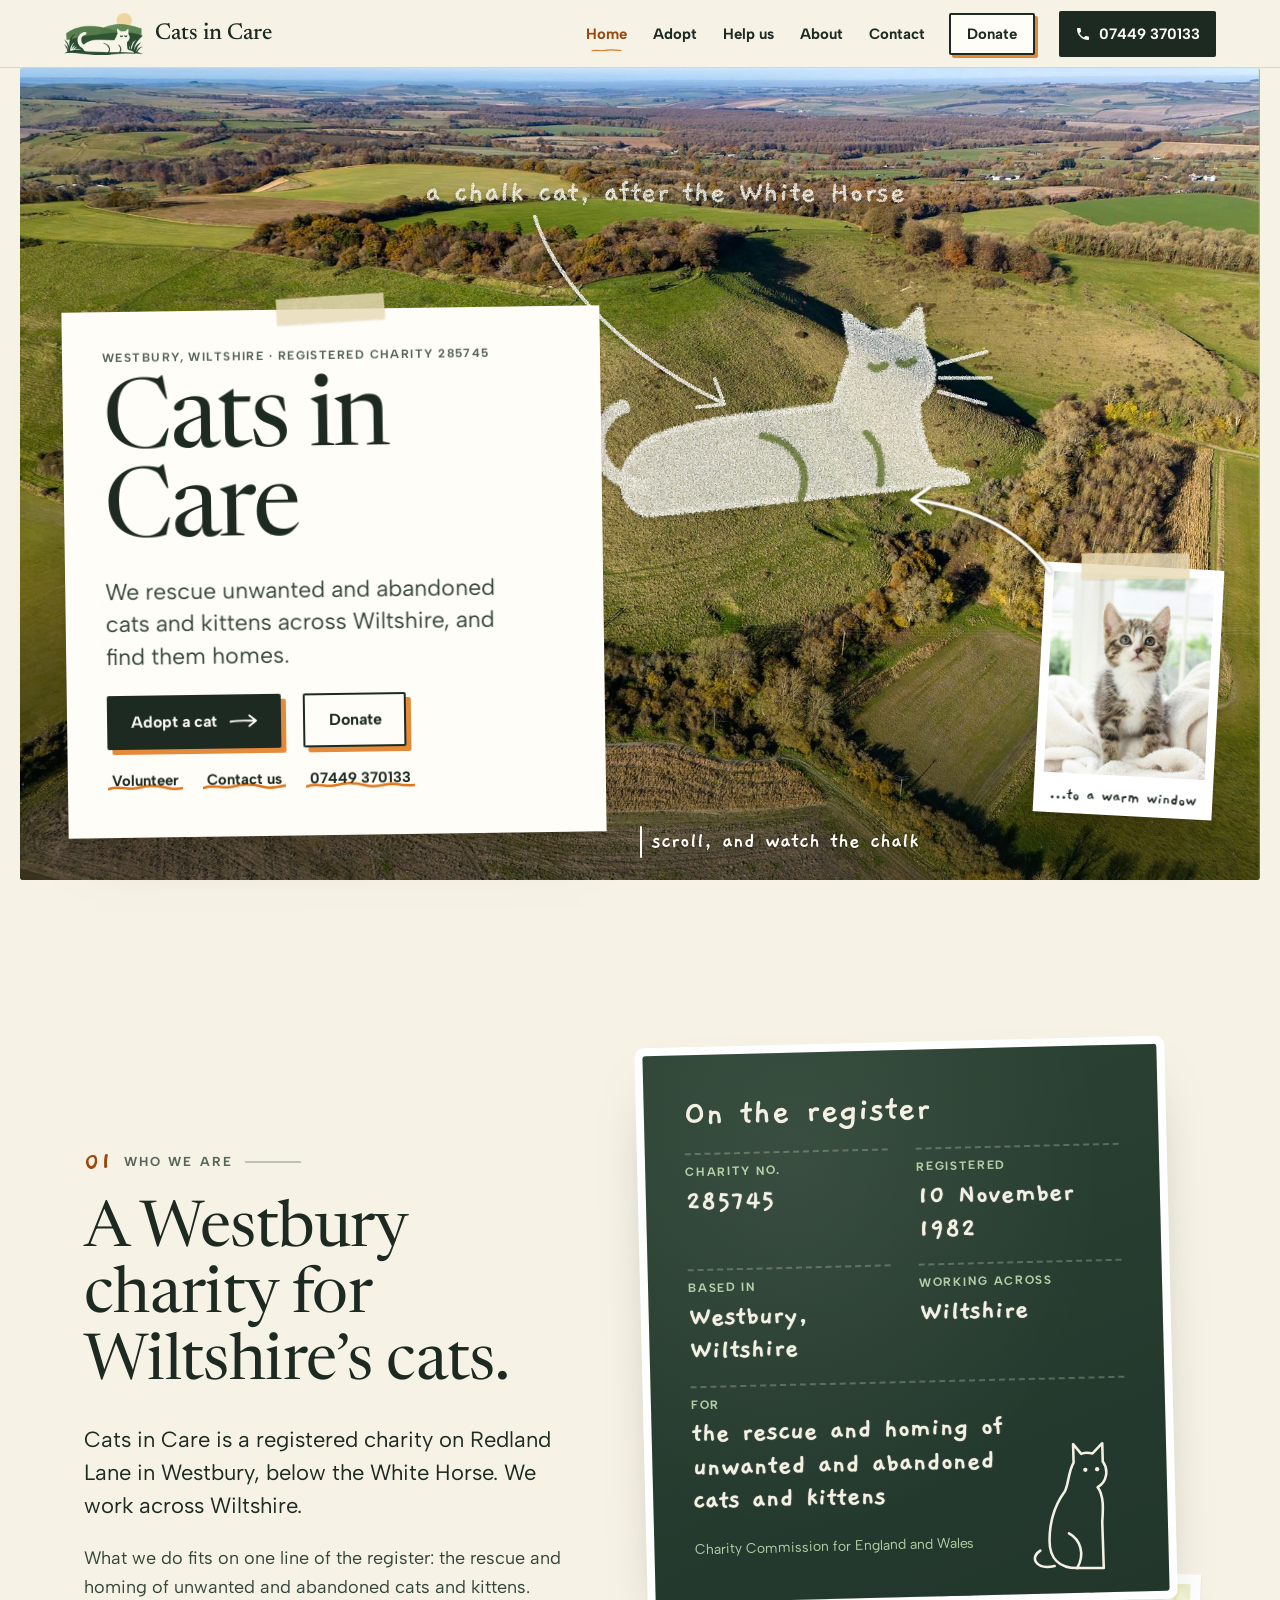
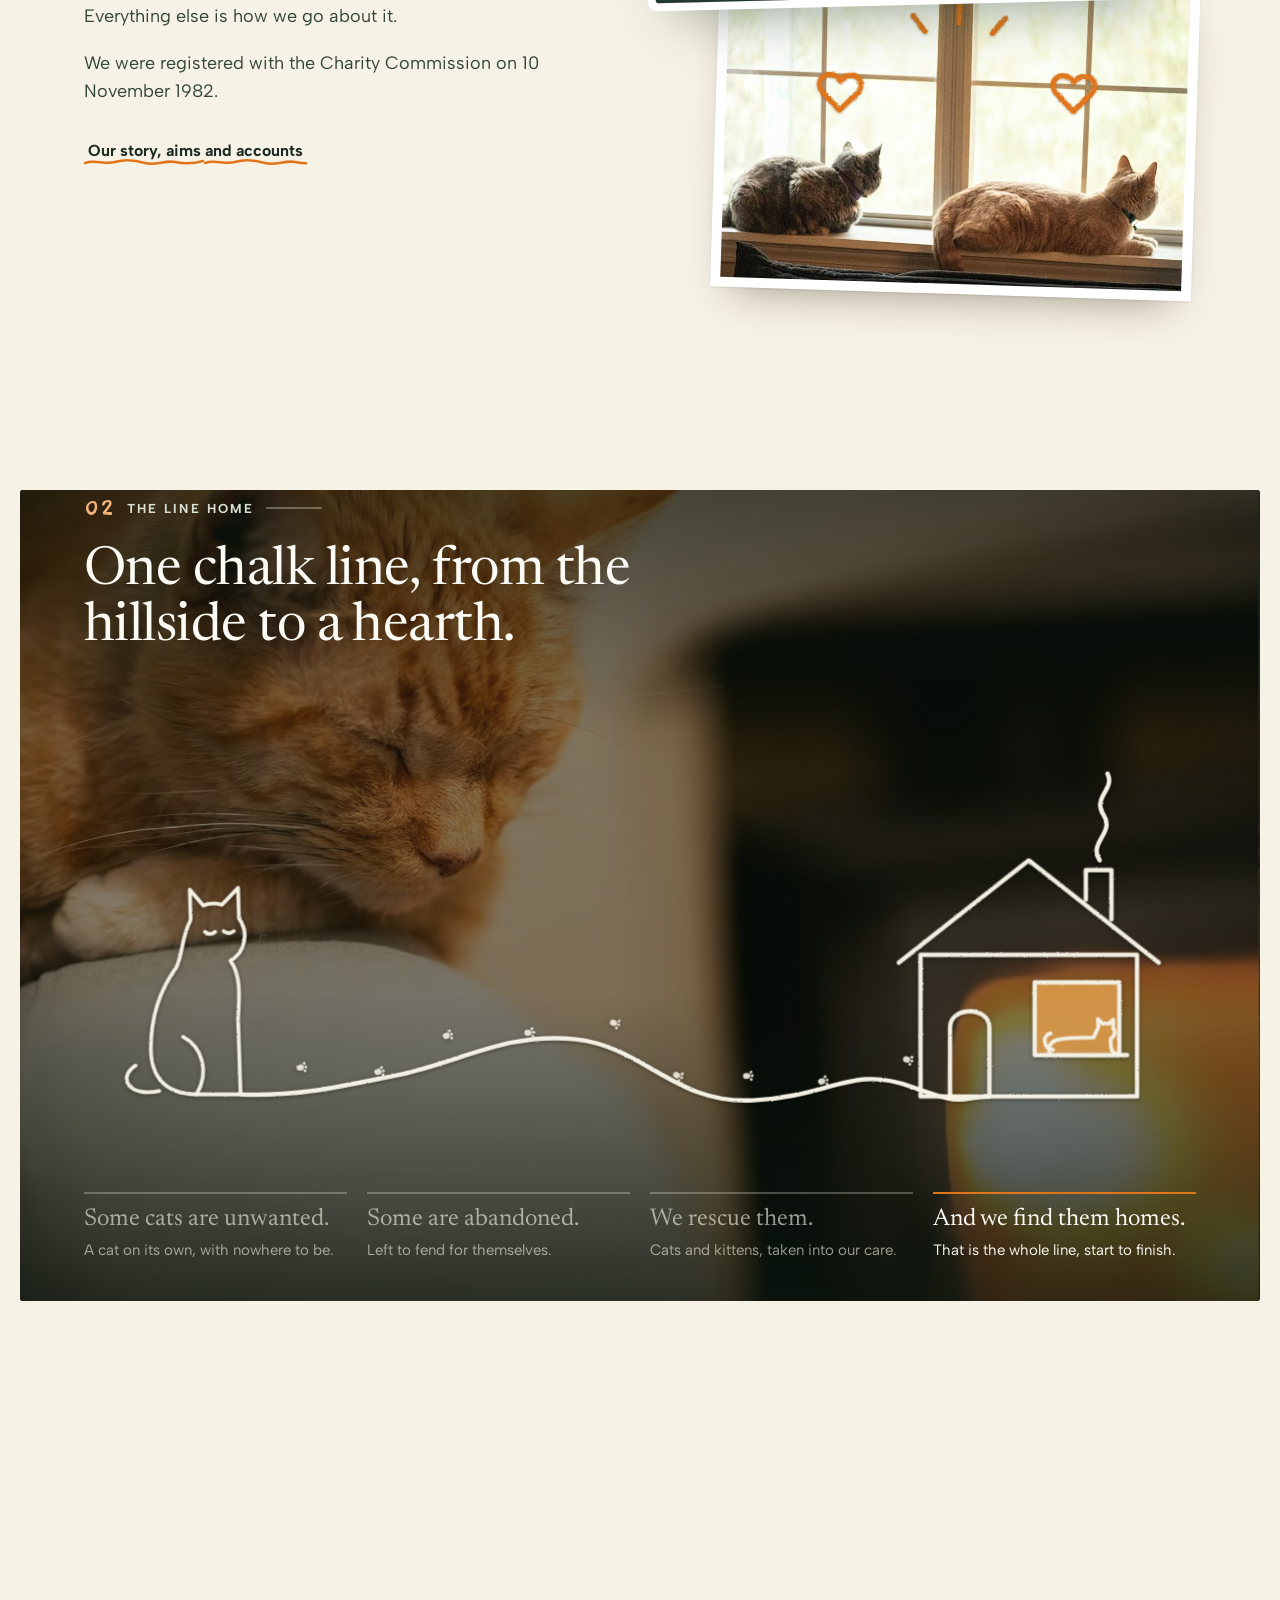
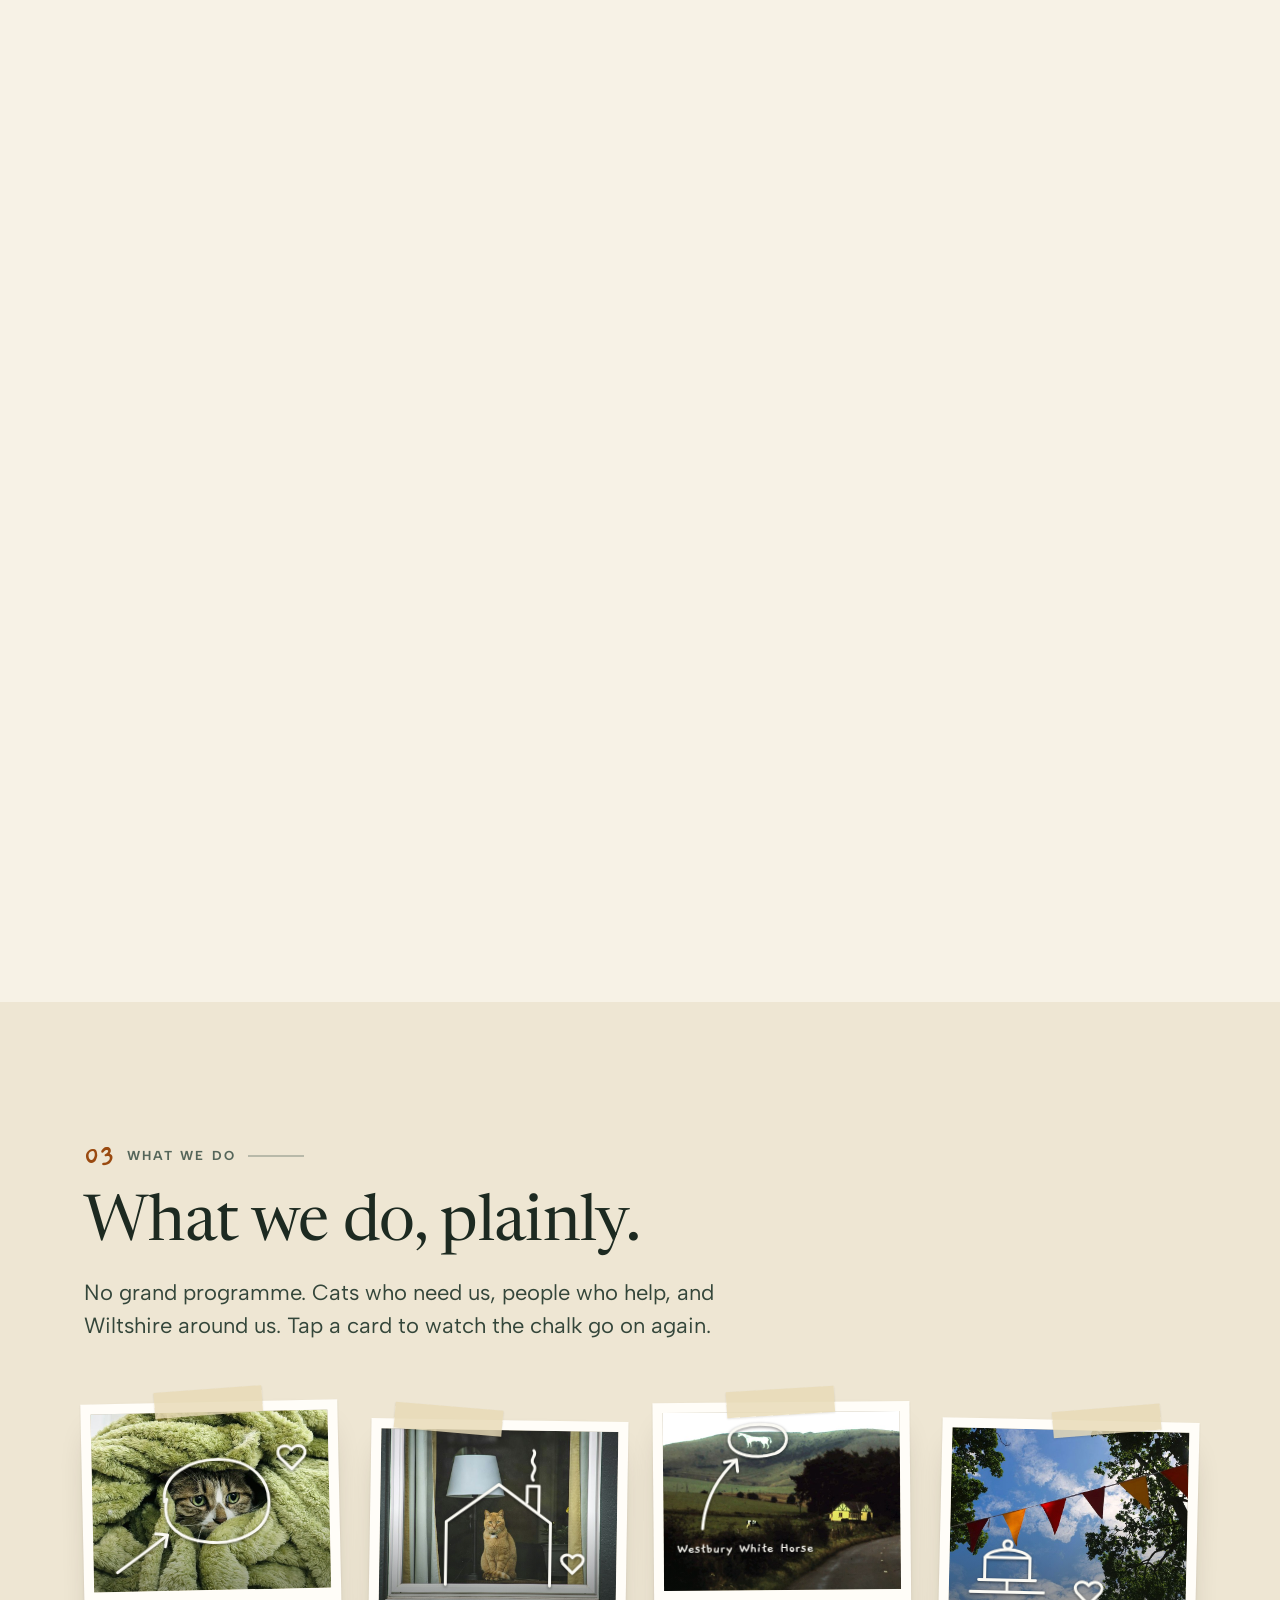
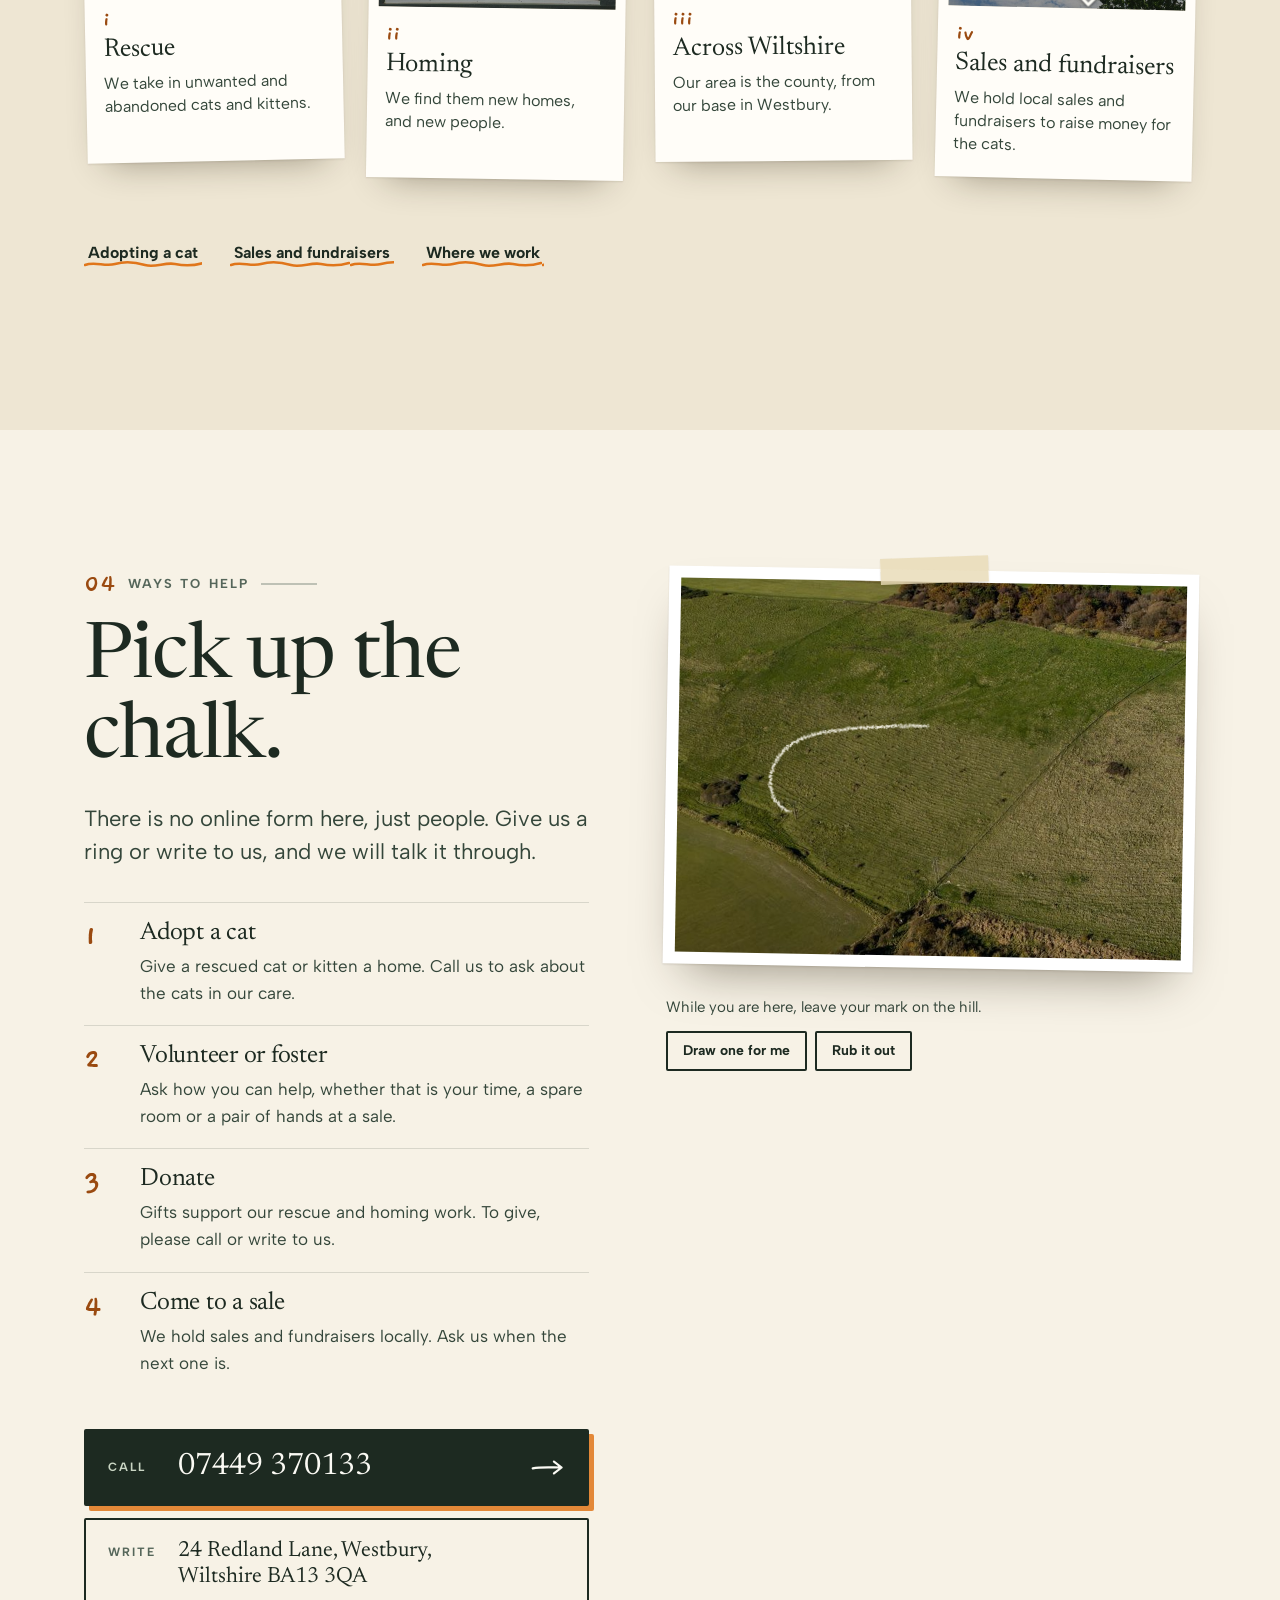
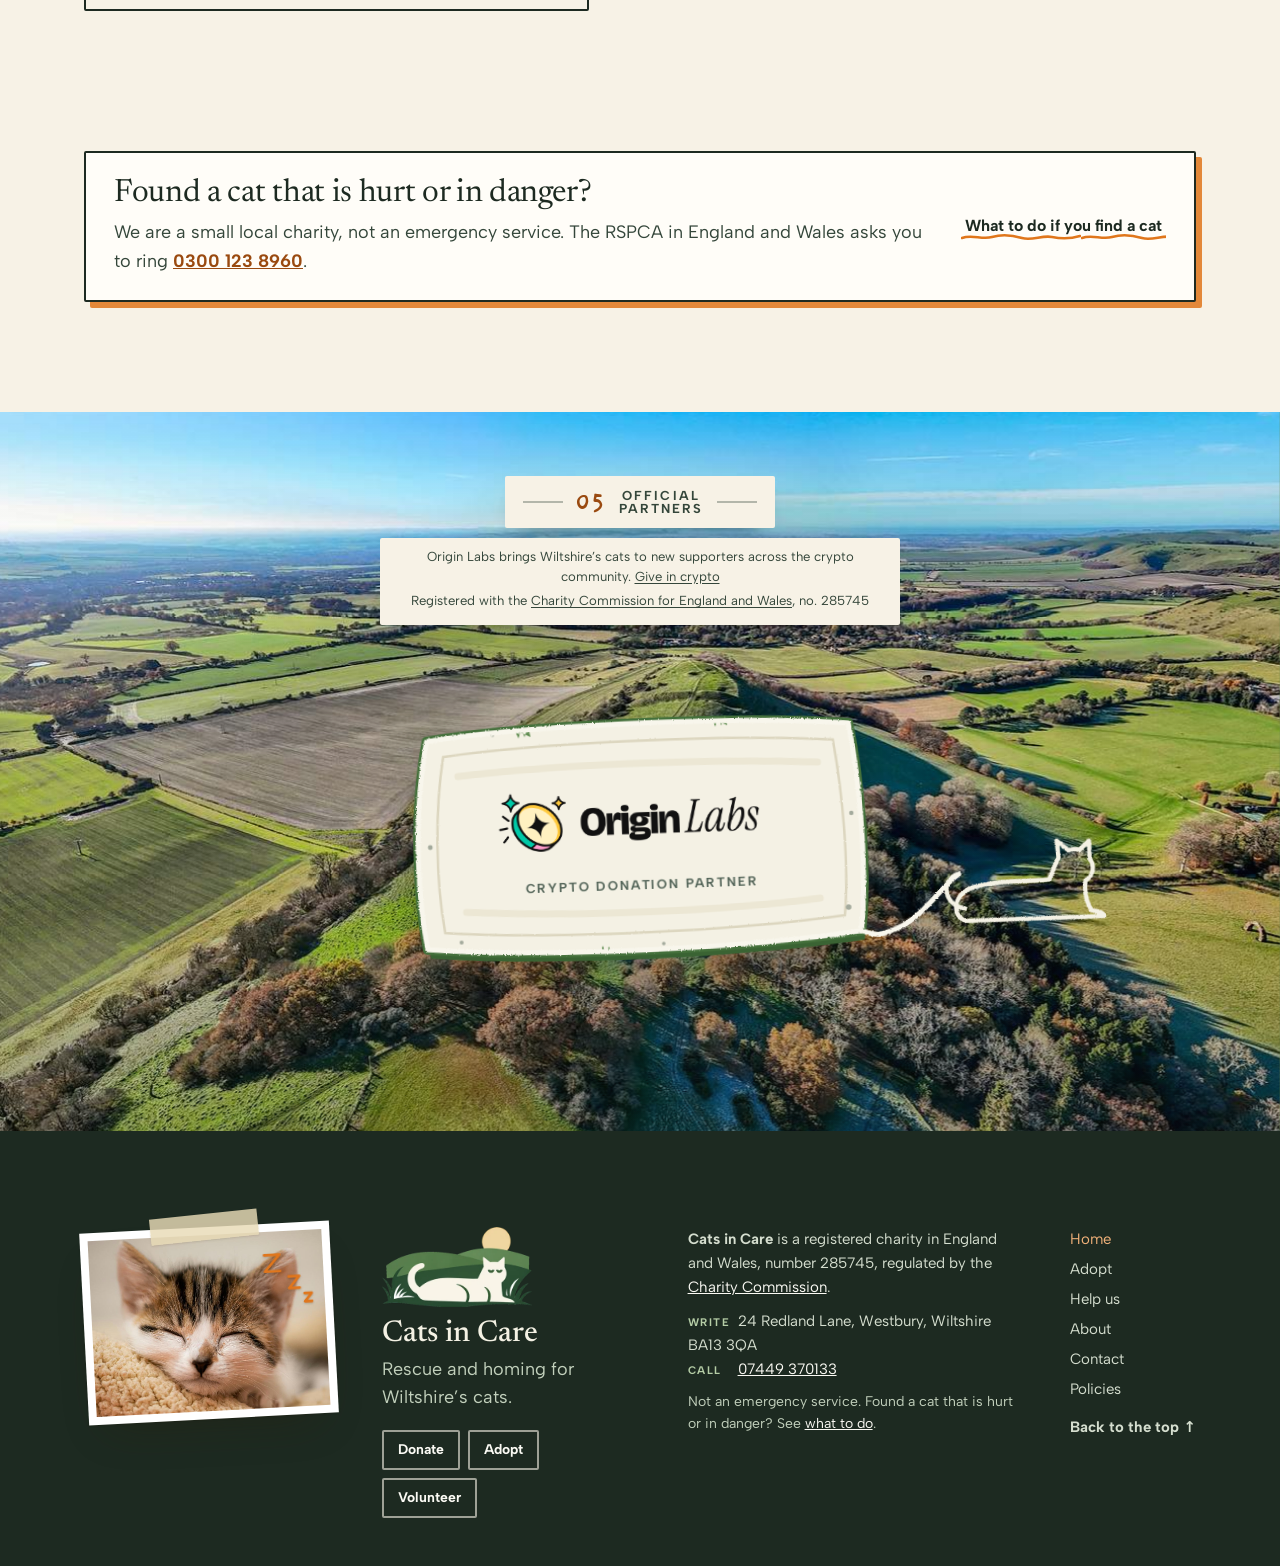
<file: index.html>
<!doctype html>
<!--
  Cats in Care, website concept "Chalk and whiskers".
  Daylight photographs with a chalk layer drawn over them.
  Static site: open index.html directly or serve the folder. No build step.
-->
<html lang="en-GB">
<head>
<meta charset="utf-8">
<script>document.documentElement.classList.add('js')</script>
<meta name="viewport" content="width=device-width, initial-scale=1, viewport-fit=cover">
<title>Cats in Care · Rescue and homing for Wiltshire’s cats</title>
<meta name="description" content="Cats in Care is a registered charity in Westbury, Wiltshire, for the rescue and homing of unwanted and abandoned cats and kittens. Charity number 285745.">
<meta name="theme-color" content="#F7F2E6">
<meta property="og:type" content="website">
<meta property="og:site_name" content="Cats in Care">
<meta property="og:locale" content="en_GB">
<meta property="og:title" content="Cats in Care · Rescue and homing for Wiltshire’s cats">
<meta property="og:description" content="Cats in Care is a registered charity in Westbury, Wiltshire, for the rescue and homing of unwanted and abandoned cats and kittens. Charity number 285745.">
<meta property="og:image" content="https://catsincarewestbury.com/assets/og-hero-v2.jpg?v=2">
<meta property="og:image:type" content="image/jpeg">
<meta property="og:image:width" content="1800">
<meta property="og:image:height" content="945">
<meta property="og:image:alt" content="Cats in Care: a white chalk cat drawn onto a photograph of green Wiltshire chalk downland.">
<meta name="twitter:card" content="summary_large_image">
<meta name="twitter:title" content="Cats in Care · Rescue and homing for Wiltshire’s cats">
<meta name="twitter:description" content="Cats in Care is a registered charity in Westbury, Wiltshire, for the rescue and homing of unwanted and abandoned cats and kittens. Charity number 285745.">
<meta name="twitter:image" content="https://catsincarewestbury.com/assets/og-hero-v2.jpg?v=2">
<link rel="icon" href="assets/brand/cic-icon-128.png" type="image/png">
<link rel="apple-touch-icon" href="assets/brand/apple-touch-icon.png">
<link rel="preconnect" href="https://fonts.googleapis.com">
<link rel="preconnect" href="https://fonts.gstatic.com" crossorigin>
<link href="https://fonts.googleapis.com/css2?family=Newsreader:ital,opsz,wght@0,6..72,400;0,6..72,500;1,6..72,400&amp;family=Albert+Sans:ital,wght@0,400;0,600;0,700;1,400&amp;family=Gaegu:wght@400;700&amp;display=swap" rel="stylesheet">
<link rel="preload" as="image" href="assets/photo/hero-down-1800.jpg" imagesrcset="assets/photo/hero-down-1200.jpg 1200w, assets/photo/hero-down-1800.jpg 1800w, assets/photo/hero-down-2400.jpg 2400w" imagesizes="100vw">
<link rel="stylesheet" href="assets/style.css?v=8">
<script type="application/ld+json">{"@context": "https://schema.org", "@type": "NGO", "name": "Cats in Care", "description": "A registered charity in Westbury, Wiltshire, for the rescue and homing of unwanted and abandoned cats and kittens.", "address": {"@type": "PostalAddress", "streetAddress": "24 Redland Lane", "addressLocality": "Westbury", "addressRegion": "Wiltshire", "postalCode": "BA13 3QA", "addressCountry": "GB"}, "telephone": "+44 7449 370133", "foundingDate": "1982-11-10", "areaServed": "Wiltshire", "identifier": {"@type": "PropertyValue", "propertyID": "Charity Commission for England and Wales registered charity number", "value": "285745"}, "sameAs": ["https://register-of-charities.charitycommission.gov.uk/en/charity-search/-/charity-details/285745"]}</script>
</head>
<body id="top">
<svg width="0" height="0" style="position:absolute" aria-hidden="true" focusable="false">
  <defs>
    <filter id="chalk" x="-4%" y="-4%" width="108%" height="108%">
      <feTurbulence type="fractalNoise" baseFrequency="0.85" numOctaves="1" seed="4" result="n"/>
      <feDisplacementMap in="SourceGraphic" in2="n" scale="3.2" xChannelSelector="R" yChannelSelector="G"/>
    </filter>
    <filter id="chalk-soft" x="-4%" y="-4%" width="108%" height="108%">
      <feTurbulence type="fractalNoise" baseFrequency="1.4" numOctaves="1" seed="9" result="n"/>
      <feDisplacementMap in="SourceGraphic" in2="n" scale="2.2" xChannelSelector="R" yChannelSelector="G"/>
    </filter>
    <!-- chalk on a photograph: a rough edge plus grain knocked out of the stroke -->
    <filter id="chalk-photo" x="-5%" y="-5%" width="110%" height="110%">
      <feTurbulence type="fractalNoise" baseFrequency="0.9" numOctaves="2" seed="7" result="n"/>
      <feDisplacementMap in="SourceGraphic" in2="n" scale="4" xChannelSelector="R" yChannelSelector="G" result="d"/>
      <feTurbulence type="fractalNoise" baseFrequency="1.7" numOctaves="1" seed="2" result="g"/>
      <feColorMatrix in="g" type="matrix" values="0 0 0 0 0  0 0 0 0 0  0 0 0 0 0  0 0 0 -1.5 1.55" result="m"/>
      <feComposite in="d" in2="m" operator="in"/>
    </filter>
    <clipPath id="roundel"><circle cx="100" cy="100" r="94"/></clipPath>
  </defs>
  <symbol id="mark" viewBox="0 0 200 200">
    <g clip-path="url(#roundel)">
      <rect width="200" height="200" fill="#F4EFDF"/>
      <circle cx="152" cy="52" r="15" fill="#EFD9A0"/>
      <path d="M-10 84 C 50 66, 130 58, 210 70 L210 210 L-10 210Z" fill="#5F8C50"/>
      <path d="M-10 168 C 60 158, 140 162, 210 150 L210 210 L-10 210Z" fill="#2E5534"/>
      <g transform="translate(24 76) scale(0.56)">
        <path d="M44 132C22 128 20 88 58 78C100 68 150 72 180 70C186 58 190 44 196 36L194 8L212 24C218 22 224 22 230 24L246 10L246 38C254 50 252 66 238 74C236 90 238 108 246 122C256 124 266 126 266 132Z" fill="#F7F4EA"/>
        <path d="M42 112C8 106 4 64 34 56" fill="none" stroke="#F7F4EA" stroke-width="13" stroke-linecap="round"/>
        <path d="M206 128C210 112 208 100 200 92M150 132C160 112 150 92 128 86M208 46q5 4 10 0M228 45q5 4 10 0" fill="none" stroke="#5F8C50" stroke-width="6" stroke-linecap="round"/>
      </g>
    </g>
    <circle cx="100" cy="100" r="94" fill="none" stroke="#17301F" stroke-width="7"/>
  </symbol>
  <symbol id="arrow" viewBox="0 0 40 20"><path d="M2 11C12 9 24 10 36 10M27 3l9 7-9 7" fill="none" stroke="currentColor" stroke-width="2.6" stroke-linecap="round" stroke-linejoin="round"/></symbol>
</svg>

<a class="skip" href="#main">Skip to content</a>

<header class="bar" data-bar>
  <a class="brand" href="index.html" aria-label="Cats in Care, home">
    <img class="brand-mark" src="assets/brand/cic-emblem-120.webp" alt="" width="79" height="42">
    <span class="brand-word">Cats in Care</span>
  </a>
  <nav class="nav" id="site-nav" aria-label="Main" data-nav>
    <a href="index.html" aria-current="page">Home</a>
    <a href="adopt.html">Adopt</a>
    <a href="help.html">Help us</a>
    <a href="about.html">About</a>
    <a href="contact.html">Contact</a>
    <span class="nav-extra">
      <a class="btn btn-ink" href="help.html#donate">Donate <svg aria-hidden="true"><use href="#arrow"/></svg></a>
      <a class="btn-text" href="tel:+447449370133">Call 07449 370133</a>
    </span>
  </nav>
  <a class="bar-donate" href="help.html#donate">Donate</a>
  <a class="bar-call" href="tel:+447449370133" aria-label="Call 07449 370133"><svg viewBox="0 0 24 24" aria-hidden="true"><path d="M6.6 10.8a15.1 15.1 0 0 0 6.6 6.6l2.2-2.2c.3-.3.7-.4 1-.2 1.1.4 2.3.6 3.6.6.6 0 1 .4 1 1V20c0 .6-.4 1-1 1A17 17 0 0 1 3 4c0-.6.4-1 1-1h3.5c.6 0 1 .4 1 1 0 1.3.2 2.5.6 3.6.1.3 0 .7-.2 1z"/></svg><span>07449 370133</span></a>
  <button class="menu-btn" type="button" aria-expanded="false" aria-controls="site-nav" data-menu><span class="menu-lines" aria-hidden="true"><i></i><i></i></span><span class="menu-word">Menu</span></button>
</header>

<main id="main">

<!-- ===================================================== HERO: a chalk cat drawn onto the down (three depths: photo, chalk, kitten print) -->
<section class="hero" aria-labelledby="hero-title">
  <div class="hero-photo">
    <div class="hero-pan" data-speed="0.16">
      <img class="hero-img" src="assets/photo/hero-down-1800.jpg" srcset="assets/photo/hero-down-1200.jpg 1200w, assets/photo/hero-down-1800.jpg 1800w, assets/photo/hero-down-2400.jpg 2400w" sizes="100vw" width="2400" height="1800" data-ai="assets/ai/hero-bg.jpg" data-ai-alt="Aerial photograph of the Westbury White Horse on the green chalk escarpment of Bratton Down in morning light, with fields running to the horizon. A white chalk cat has been drawn onto the open slope." alt="Aerial photograph of green chalk downland on a bright autumn day: a broad grassy hillside between hedges and copses, with fields running to the horizon. A white chalk cat has been drawn onto the slope." fetchpriority="high">
    </div>
    <div class="hero-pan hero-pan-chalk" data-speed="0.07" aria-hidden="true">
      <svg class="hero-chalk" viewBox="0 0 2400 1800" preserveAspectRatio="xMidYMid slice" focusable="false">
        <g class="hill-cat" transform="translate(1060 690) rotate(-6) scale(2.75)" filter="url(#chalk-photo)">
          <path class="hc-fill" d="M44 132C22 128 20 88 58 78C100 68 150 72 180 70C186 58 190 44 196 36L194 8L212 24C218 22 224 22 230 24L246 10L246 38C254 50 252 66 238 74C236 90 238 108 246 122C256 124 266 126 266 132Z" fill="#FBFAF4" fill-opacity=".9"/>
          <path class="hc-line" pathLength="1" d="M44 132C22 128 20 88 58 78C100 68 150 72 180 70C186 58 190 44 196 36L194 8L212 24C218 22 224 22 230 24L246 10L246 38C254 50 252 66 238 74C236 90 238 108 246 122C256 124 266 126 266 132Z" fill="none" stroke="#FBFAF4" stroke-width="4.5" stroke-linejoin="round"/>
          <g class="hc-tail"><path class="hc-line" pathLength="1" d="M42 112C8 106 4 64 34 56" fill="none" stroke="#FBFAF4" stroke-width="10" stroke-linecap="round"/></g>
          <path class="hc-cut" pathLength="1" d="M206 128C210 112 208 100 200 92M150 132C160 112 150 92 128 86M208 46q5 4 10 0M228 45q5 4 10 0" fill="none" stroke="#7E8F55" stroke-width="5" stroke-linecap="round"/>
        </g>
        <g class="hero-note" fill="none" stroke="#FBFAF4" stroke-width="7" stroke-linecap="round" stroke-linejoin="round" filter="url(#chalk-photo)">
          <path class="hn-line" pathLength="1" d="M1000 470C1040 600 1180 740 1360 826M1310 834l52-6-18-48"/>
          <path class="hn-line" pathLength="1" d="M1772 752l92-24M1774 778h98M1772 804l90 24"/>
        </g>
        <text class="hn-text" x="790" y="440" fill="#FBFAF4" filter="url(#chalk-photo)">a chalk cat, after the White Horse</text>
      </svg>
    </div>
    <p class="scroll-cue" aria-hidden="true">scroll, and watch the chalk</p>
  </div>

  <figure class="hero-print" data-speed="-0.12" data-var aria-hidden="true">
    <img src="assets/photo/kitten-window-640.jpg" width="640" height="800" alt="" loading="lazy">
    <svg class="hero-print-note" viewBox="0 0 220 120" focusable="false"><path d="M200 108C170 70 120 40 40 34M56 18L36 34l22 14" fill="none" stroke="currentColor" stroke-width="4" stroke-linecap="round" stroke-linejoin="round" filter="url(#chalk-soft)"/></svg>
    <span class="hero-print-cap">…to a warm window</span>
  </figure>

  <div class="hero-card">
    <p class="eyebrow">Westbury, Wiltshire <span aria-hidden="true">·</span> Registered charity 285745</p>
    <h1 id="hero-title">Cats in Care</h1>
    <p class="promise">We rescue unwanted and abandoned cats and kittens across Wiltshire, and find them homes.</p>
    <div class="cta">
      <a class="btn btn-ink" href="adopt.html">Adopt a cat <svg aria-hidden="true"><use href="#arrow"/></svg></a>
      <a class="btn btn-line" href="help.html#donate">Donate</a>
    </div>
    <p class="hero-more"><a class="btn-text" href="help.html#volunteer">Volunteer</a><a class="btn-text" href="contact.html">Contact us</a><a class="btn-text" href="tel:+447449370133">07449 370133</a></p>
  </div>
</section>

<!-- ===================================================== WHO WE ARE: on the register -->
<section class="who" id="who" aria-labelledby="who-title">
  <div class="wrap who-grid">
    <div class="who-copy">
      <p class="label"><span>01</span> Who we are</p>
      <h2 id="who-title">A Westbury charity for Wiltshire’s cats.</h2>
      <p class="lede">Cats in Care is a registered charity on Redland Lane in Westbury, below the White Horse. We work across Wiltshire.</p>
      <p>What we do fits on one line of the register: the rescue and homing of unwanted and abandoned cats and kittens. Everything else is how we go about it.</p>
      <p>We were registered with the Charity Commission on 10 November 1982.</p>
      <p><a class="btn-text" href="about.html">Our story, aims and accounts</a></p>
    </div>

    <div class="who-side">
      <figure class="slate" data-reveal aria-labelledby="slate-cap">
        <svg class="slate-cat" viewBox="0 0 200 270" aria-hidden="true" data-watch>
          <g fill="none" stroke="#F4F1E4" stroke-width="5" stroke-linecap="round" stroke-linejoin="round" filter="url(#chalk-soft)">
            <path d="M150 258L147 168C149 140 150 116 138 100C156 90 160 66 148 50L147 14L128 34C120 32 112 32 106 35L90 16L91 52C80 72 82 92 74 108C52 138 44 170 44 204C44 238 62 258 98 258L150 258"/>
            <g class="slate-tail"><path d="M54 254C18 262 4 238 26 224"/></g>
            <path d="M98 258C114 230 104 202 82 190"/>
          </g>
          <g fill="#F4F1E4"><circle class="eye" cx="114" cy="66" r="4.2"/><circle class="eye" cx="137" cy="65" r="4.2"/></g>
        </svg>
        <div class="slate-board">
          <p class="slate-head" id="slate-cap">On the register</p>
          <dl class="slate-list">
            <div><dt>Charity no.</dt><dd>285745</dd></div>
            <div><dt>Registered</dt><dd>10 November 1982</dd></div>
            <div><dt>Based in</dt><dd>Westbury, Wiltshire</dd></div>
            <div><dt>Working across</dt><dd>Wiltshire</dd></div>
            <div class="wide"><dt>For</dt><dd>the rescue and homing of unwanted and abandoned cats and kittens</dd></div>
          </dl>
          <p class="slate-foot">Charity Commission for England and Wales</p>
        </div>
      </figure>
      <figure class="print print-sill">
        <img src="assets/photo/cats-sill-1400.jpg" srcset="assets/photo/cats-sill-800.jpg 800w, assets/photo/cats-sill-1400.jpg 1400w" sizes="(max-width: 900px) 92vw, 640px" width="1400" height="933" alt="Two cats, one tabby and one ginger, lying on a sunny windowsill and looking out through a bright window." loading="lazy">
        <svg class="print-chalk" viewBox="0 0 300 200" aria-hidden="true" focusable="false">
          <g fill="none" stroke="#E0761B" stroke-width="3.4" stroke-linecap="round" stroke-linejoin="round" filter="url(#chalk-soft)">
            <path d="M74 70c-5-8-18-3-12 7l12 12 12-12c6-10-7-15-12-7z"/>
            <path d="M226 66c-5-8-18-3-12 7l12 12 12-12c6-10-7-15-12-7z"/>
            <path d="M150 30v-14M128 36l-8-10M172 36l8-10"/>
          </g>
        </svg>
      </figure>
    </div>
  </div>
</section>

<!-- ===================================================== THE LINE HOME: scroll-drawn chalk over two photographs -->
<section class="line" id="line" aria-labelledby="line-title" data-story>
  <div class="line-stick">
    <div class="line-bg" aria-hidden="true">
      <img class="lp lp-hill" data-pspeed="-70" src="assets/photo/line-hill-1600.jpg" srcset="assets/photo/line-hill-1000.jpg 1000w, assets/photo/line-hill-1600.jpg 1600w" sizes="100vw" width="1600" height="1126" data-ai="assets/ai/line-hill.jpg" alt="" loading="lazy">
      <img class="lp lp-hearth" data-hearth data-pspeed="-70" src="assets/photo/line-hearth-1600.jpg" srcset="assets/photo/line-hearth-1000.jpg 1000w, assets/photo/line-hearth-1600.jpg 1600w" sizes="100vw" width="1600" height="1068" data-ai="assets/ai/line-hearth.jpg" alt="" loading="lazy">
      <div class="line-scrim"></div>
    </div>

    <div class="wrap line-inner">
      <header class="line-head" data-pspeed="-36">
        <p class="label label-chalk"><span>02</span> The line home</p>
        <h2 id="line-title">One chalk line, from the hillside to a hearth.</h2>
      </header>

      <svg class="drawing" viewBox="40 120 1130 370" role="img" aria-labelledby="drawing-desc">
        <desc id="drawing-desc">Drawn in chalk over a photograph of green downland that gives way to a photograph of a cat asleep by a warm stove: a single chalk line draws a cat sitting alone, then a winding lane with paw prints, then a cottage, and finally the cat lying safe in the cottage window.</desc>
        <g fill="none" stroke="#F4F1E4" stroke-width="4.5" stroke-linecap="round" stroke-linejoin="round" filter="url(#chalk-soft)">
          <g transform="translate(70 238) scale(0.86)">
            <path data-seg="0.02 0.2" pathLength="1" d="M150 258L147 168C149 140 150 116 138 100C156 90 160 66 148 50L147 14L128 34C120 32 112 32 106 35L90 16L91 52C80 72 82 92 74 108C52 138 44 170 44 204C44 238 62 258 98 258L150 258"/>
            <path data-seg="0.18 0.23" pathLength="1" d="M54 254C18 262 4 238 26 224"/>
            <path data-seg="0.2 0.24" pathLength="1" d="M98 258C114 230 104 202 82 190"/>
            <path data-seg="0.23 0.26" pathLength="1" d="M108 66q6 5 12 0M130 65q6 5 12 0"/>
          </g>
          <path id="lane" data-seg="0.29 0.53" pathLength="1" d="M200 460C260 462 300 452 360 440S470 396 540 404 640 470 720 466 820 430 880 452 930 462 960 462"/>
          <g data-paws></g>
          <path data-seg="0.56 0.66" pathLength="1" d="M890 462V318H1110V462H890"/>
          <path data-seg="0.62 0.72" pathLength="1" d="M868 326L1000 222L1132 326"/>
          <path data-seg="0.68 0.74" pathLength="1" d="M1058 262V232H1084V282"/>
          <path data-seg="0.7 0.77" pathLength="1" d="M920 462V392C920 370 960 370 960 392V462"/>
          <rect class="glow" data-glow x="1008" y="348" width="82" height="70" rx="2" fill="#E7A24F" stroke="none" opacity="0"/>
          <path data-seg="0.73 0.8" pathLength="1" d="M1006 346H1092V420H1006ZM1006 420H1100"/>
          <g transform="translate(1012 381) scale(0.3)">
            <path data-seg="0.82 0.92" pathLength="1" stroke-width="13" d="M44 132C22 128 20 88 58 78C100 68 150 72 180 70C186 58 190 44 196 36L194 8L212 24C218 22 224 22 230 24L246 10L246 38C254 50 252 66 238 74C236 90 238 108 246 122C256 124 266 126 266 132L44 132"/>
            <path data-seg="0.9 0.94" pathLength="1" stroke-width="13" d="M42 112C8 106 4 64 34 56"/>
          </g>
          <path data-seg="0.9 0.99" pathLength="1" d="M1072 222C1060 204 1088 194 1076 176S1088 150 1080 134"/>
        </g>
      </svg>

      <ol class="beats" aria-label="The story in four lines">
        <li class="beat is-on"><strong>Some cats are unwanted.</strong><span>A cat on its own, with nowhere to be.</span></li>
        <li class="beat"><strong>Some are abandoned.</strong><span>Left to fend for themselves.</span></li>
        <li class="beat"><strong>We rescue them.</strong><span>Cats and kittens, taken into our care.</span></li>
        <li class="beat"><strong>And we find them homes.</strong><span>That is the whole line, start to finish.</span></li>
      </ol>
      <div class="line-meter" aria-hidden="true"><i data-meter></i></div>
    </div>
  </div>
</section>

<!-- ===================================================== HOW WE HELP: chalk on photographs -->
<section class="help" id="help" aria-labelledby="help-title">
  <div class="wrap">
    <div class="help-head">
      <p class="label"><span>03</span> What we do</p>
      <h2 id="help-title">What we do, plainly.</h2>
      <p class="lede help-lede">No grand programme. Cats who need us, people who help, and Wiltshire around us. Tap a card to watch the chalk go on again.</p>
    </div>

    <ul class="cards">
      <li><button class="card" type="button" aria-label="Rescue: redraw the chalk on the photograph">
        <span class="card-photo">
          <img src="assets/photo/card-rescue-800.jpg" width="800" height="600" alt="" loading="lazy">
          <svg class="card-art" viewBox="0 0 400 300" aria-hidden="true"><g fill="none" stroke="#FBFAF4" stroke-width="5" stroke-linecap="round" stroke-linejoin="round" filter="url(#chalk-soft)">
            <path pathLength="1" d="M122 150C118 102 168 80 214 80C272 82 302 118 298 160C294 206 242 224 196 220C150 216 114 192 126 146"/>
            <path pathLength="1" d="M338 66c-9-13-31-4-20 13l20 20 20-20c11-17-11-26-20-13z"/>
            <path pathLength="1" d="M40 268C66 250 92 232 124 208"/>
            <path pathLength="1" d="M106 204l20 2-4 20"/>
          </g></svg>
        </span>
        <span class="card-copy"><span class="card-num">i</span>
        <span class="card-title">Rescue</span>
        <span class="card-text">We take in unwanted and abandoned cats and kittens.</span></span>
      </button></li>
      <li><button class="card" type="button" aria-label="Homing: redraw the chalk on the photograph">
        <span class="card-photo">
          <img src="assets/photo/card-homing-800.jpg" width="800" height="600" alt="" loading="lazy">
          <svg class="card-art" viewBox="0 0 400 300" aria-hidden="true"><g fill="none" stroke="#FBFAF4" stroke-width="5" stroke-linecap="round" stroke-linejoin="round" filter="url(#chalk-soft)">
            <path pathLength="1" d="M112 262V156L200 92L288 156V262"/>
            <path pathLength="1" d="M248 122V94H268V138"/>
            <path pathLength="1" d="M258 84c-9-10 9-16 0-26s7-16 0-24"/>
            <path pathLength="1" d="M326 214c-7-10-25-3-16 10l16 16 16-16c9-13-9-20-16-10z"/>
          </g></svg>
        </span>
        <span class="card-copy"><span class="card-num">ii</span>
        <span class="card-title">Homing</span>
        <span class="card-text">We find them new homes, and new people.</span></span>
      </button></li>
      <li><button class="card" type="button" aria-label="Across Wiltshire: redraw the chalk on the photograph">
        <span class="card-photo">
          <img src="assets/photo/card-horse-800.jpg" width="800" height="600" data-ai="assets/ai/card-horse.jpg" alt="" loading="lazy">
          <svg class="card-art" viewBox="0 0 400 300" aria-hidden="true"><g fill="none" stroke="#FBFAF4" stroke-width="5" stroke-linecap="round" stroke-linejoin="round" filter="url(#chalk-soft)">
            <path pathLength="1" d="M112 50C108 24 150 18 184 22C214 26 218 58 190 70C160 80 114 74 112 48"/>
            <path pathLength="1" d="M66 196C70 150 90 112 122 82"/>
            <path pathLength="1" d="M104 84l20-4 2 20"/>
          </g><text class="card-label" x="22" y="236">Westbury White Horse</text></svg>
        </span>
        <span class="card-copy"><span class="card-num">iii</span>
        <span class="card-title">Across Wiltshire</span>
        <span class="card-text">Our area is the county, from our base in Westbury.</span></span>
      </button></li>
      <li><button class="card" type="button" aria-label="Sales and fundraisers: redraw the chalk on the photograph">
        <span class="card-photo">
          <img src="assets/photo/card-sales-800.jpg" width="800" height="600" alt="" loading="lazy">
          <svg class="card-art" viewBox="0 0 400 300" aria-hidden="true"><g fill="none" stroke="#FBFAF4" stroke-width="5" stroke-linecap="round" stroke-linejoin="round" filter="url(#chalk-soft)">
            <path pathLength="1" d="M36 276H160M98 276V256M50 256H146"/>
            <path pathLength="1" d="M60 256V218H136V256M60 218C72 200 124 200 136 218"/>
            <circle pathLength="1" cx="98" cy="196" r="7"/>
            <path pathLength="1" d="M236 262c-8-12-30-4-20 12l20 20 20-20c10-16-12-24-20-12z"/>
          </g></svg>
        </span>
        <span class="card-copy"><span class="card-num">iv</span>
        <span class="card-title">Sales and fundraisers</span>
        <span class="card-text">We hold local sales and fundraisers to raise money for the cats.</span></span>
      </button></li>
    </ul>
    <p class="card-links"><a class="btn-text" href="adopt.html">Adopting a cat</a><a class="btn-text" href="help.html#sales">Sales and fundraisers</a><a class="btn-text" href="about.html#area">Where we work</a></p>
  </div>
</section>

<!-- ===================================================== WAYS TO HELP: pick up the chalk -->
<section class="ways" id="ways" aria-labelledby="ways-title">
  <div class="wrap ways-grid">
    <div class="ways-copy">
      <p class="label"><span>04</span> Ways to help</p>
      <h2 id="ways-title">Pick up the chalk.</h2>
      <p class="lede">There is no online form here, just people. Give us a ring or write to us, and we will talk it through.</p>

      <ol class="ways-list">
        <li><h3><a href="adopt.html">Adopt a cat</a></h3><p>Give a rescued cat or kitten a home. Call us to ask about the cats in our care.</p></li>
        <li><h3><a href="help.html#volunteer">Volunteer or foster</a></h3><p>Ask how you can help, whether that is your time, a spare room or a pair of hands at a sale.</p></li>
        <li><h3><a href="help.html#donate">Donate</a></h3><p>Gifts support our rescue and homing work. To give, please call or write to us.</p></li>
        <li><h3><a href="help.html#sales">Come to a sale</a></h3><p>We hold sales and fundraisers locally. Ask us when the next one is.</p></li>
      </ol>

      <div class="contact">
        <a class="contact-row contact-call" href="tel:+447449370133"><span class="k">Call</span><span class="v">07449 370133</span><svg class="contact-arrow" aria-hidden="true"><use href="#arrow"/></svg></a>
        <div class="contact-row"><span class="k">Write</span><address class="v">24 Redland Lane, Westbury,<br>Wiltshire BA13 3QA</address></div>
      </div>
    </div>

    <figure class="board">
      <div class="board-frame">
        <img class="board-photo" src="assets/photo/board-hill-1200.jpg" srcset="assets/photo/board-hill-700.jpg 700w, assets/photo/board-hill-1200.jpg 1200w" sizes="(max-width: 900px) 92vw, 560px" width="1200" height="902" alt="" loading="lazy">
        <canvas class="board-canvas" data-board aria-label="A chalk drawing board laid over a photograph of a grassy hillside. Draw with your mouse, finger or pen." role="img"></canvas>
        <p class="board-hint" data-hint>draw us a cat</p>
      </div>
      <figcaption class="board-bar">
        <span>While you are here, leave your mark on the hill.</span>
        <span class="board-btns">
          <button type="button" class="chip" data-auto>Draw one for me</button>
          <button type="button" class="chip" data-clear>Rub it out</button>
        </span>
      </figcaption>
    </figure>
  </div>
</section>

<!-- ===================================================== FOUND A CAT: a short note pinned up -->
<section class="found-strip" aria-labelledby="found-strip-title">
  <div class="wrap">
    <div class="found-note">
      <h2 id="found-strip-title">Found a cat that is hurt or in danger?</h2>
      <p>We are a small local charity, not an emergency service. The RSPCA in England and Wales asks you to ring <a href="tel:03001238960">0300 123 8960</a>.</p>
      <a class="btn-text" href="contact.html#found">What to do if you find a cat</a>
    </div>
  </div>
</section>

<!-- ===================================================== OFFICIAL PARTNERS: a hill figure cut into the chalk -->
<section class="partners" aria-labelledby="partners-title">
  <div class="down" aria-hidden="true">
    <img class="down-photo" data-speed="0.14" src="assets/photo/partners-down-1600.jpg" srcset="assets/photo/partners-down-1000.jpg 1000w, assets/photo/partners-down-1600.jpg 1600w" sizes="100vw" width="1600" height="909" data-ai="assets/ai/partners-down.jpg" alt="" loading="lazy">
  </div>

  <div class="wrap partners-inner">
    <h2 id="partners-title" class="label"><span>05</span> Official partners</h2>
    <div class="partner-more partner-slip"><p class="partner-why">Origin Labs brings Wiltshire&rsquo;s cats to new supporters across the crypto community. <a href="help.html#give-crypto">Give in crypto</a></p><p>Registered with the <a href="https://register-of-charities.charitycommission.gov.uk/charity-search/-/charity-details/285745" rel="noopener" target="_blank">Charity Commission for England and Wales</a>, no. 285745</p></div>
    <div class="cut-layer" data-speed="-0.06">
    <a class="cut" data-cut href="https://originlabs.art" rel="noopener" target="_blank">
      <svg class="cut-art" viewBox="0 0 480 270" preserveAspectRatio="none" aria-hidden="true" focusable="false">
        <g class="cut-turf">
          <path d="M24 242C14 180 16 96 30 34C120 22 330 18 452 30C462 90 466 180 458 238C340 252 140 254 24 242Z" transform="translate(3 9)" fill="#3A6333"/>
          <path d="M24 242C14 180 16 96 30 34C120 22 330 18 452 30C462 90 466 180 458 238C340 252 140 254 24 242Z" fill="#44703B" stroke="#44703B" stroke-width="10" stroke-linejoin="round"/>
        </g>
        <g class="cut-face">
          <path class="cut-chalk" d="M24 242C14 180 16 96 30 34C120 22 330 18 452 30C462 90 466 180 458 238C340 252 140 254 24 242Z" filter="url(#chalk)"/>
          <path d="M60 70C150 62 300 60 420 68M64 206C170 214 320 214 418 204" fill="none" stroke="#ECE7D4" stroke-width="7" stroke-linecap="round"/>
          <path d="M42 226C34 172 36 102 46 50C130 40 322 36 436 46C444 100 448 172 442 222C330 234 148 236 42 226Z" fill="none" stroke="#DCD6BF" stroke-width="2.5" filter="url(#chalk-soft)"/>
          <g fill="#A3AA9C"><circle cx="30" cy="140" r="2.4"/><circle cx="58" cy="236" r="2"/><circle cx="452" cy="120" r="2.2"/><circle cx="446" cy="214" r="2.8"/><circle cx="260" cy="244" r="1.8"/><circle cx="96" cy="30" r="1.6"/></g>
          <g fill="#5F8C50"><path d="M118 25l4 9 3-10 3 9 4-11 2 11Z"/><path d="M316 21l3 8 3-9 3 8 4-10 2 10Z"/><path d="M196 252l3-8 3 9 3-8 3 7Z"/></g>
        </g>
        <g class="cut-cat" transform="translate(536 150) scale(.62)" filter="url(#chalk)">
          <path d="M44 132C22 128 20 88 58 78C100 68 150 72 180 70C186 58 190 44 196 36L194 8L212 24C218 22 224 22 230 24L246 10L246 38C254 50 252 66 238 74C236 90 238 108 246 122C256 124 266 126 266 132Z M42 112C8 106 4 64 34 56" fill="none" stroke="#F4F1E4" stroke-width="7" stroke-linecap="round" stroke-linejoin="round"/>
        </g>
        <path class="cut-line" pathLength="1" d="M557 185C540 196 520 226 496 236S470 242 458 238C466 180 462 90 452 30C330 18 120 22 30 34C16 96 14 180 24 242C140 254 340 252 458 238" filter="url(#chalk)"/>
      </svg>
      <span class="cut-scuffs" aria-hidden="true"></span>
      <img src="assets/lockup-light.png" alt="Origin Labs" width="1800" height="512" loading="lazy">
      <span class="partner-note">Crypto donation partner</span>
      <span class="cut-dust" aria-hidden="true"></span>
    </a>
    </div>
  </div>
</section>

</main>

<footer class="foot" aria-labelledby="foot-title">
  <div class="wrap foot-inner">
    <figure class="print foot-print" aria-hidden="true">
      <img src="assets/photo/foot-kitten-900.jpg" width="900" height="675" alt="" loading="lazy">
      <svg class="print-chalk" viewBox="0 0 400 300" focusable="false">
        <g fill="none" stroke="#E0761B" stroke-width="4.5" stroke-linecap="round" stroke-linejoin="round" filter="url(#chalk-soft)">
          <path d="M300 40h26l-26 28h26M340 78h18l-18 20h18M366 108h12l-12 14h12"/>
        </g>
      </svg>
    </figure>
    <div class="foot-brand">
      <img class="foot-mark" src="assets/brand/cic-emblem-200.webp" alt="" width="150" height="80" loading="lazy">
      <p id="foot-title" class="foot-name">Cats in Care</p>
      <p class="foot-line">Rescue and homing for Wiltshire’s cats.</p>
      <p class="foot-actions"><a class="foot-btn" href="help.html#donate">Donate</a><a class="foot-btn" href="adopt.html">Adopt</a><a class="foot-btn" href="help.html#volunteer">Volunteer</a></p>
    </div>
    <div class="foot-legal">
      <p><strong>Cats in Care</strong> is a registered charity in England and Wales, number 285745, regulated by the <a href="https://register-of-charities.charitycommission.gov.uk/charity-search/-/charity-details/285745" rel="noopener">Charity Commission</a>.</p>
      <p><span class="foot-k">Write</span> 24 Redland Lane, Westbury, Wiltshire BA13 3QA<br><span class="foot-k">Call</span> <a href="tel:+447449370133">07449 370133</a></p>
      <p class="foot-small">Not an emergency service. Found a cat that is hurt or in danger? See <a href="contact.html#found">what to do</a>.</p>
    </div>
    <nav class="foot-nav" aria-label="Footer">
      <a href="index.html" aria-current="page">Home</a><a href="adopt.html">Adopt</a><a href="help.html">Help us</a><a href="about.html">About</a><a href="contact.html">Contact</a><a href="policies.html">Policies</a><a class="foot-top" href="#top">Back to the top <span aria-hidden="true">↑</span></a>
    </nav>
  </div>
</footer>

<script src="assets/main.js?v=8"></script>
</body>
</html>
</file>
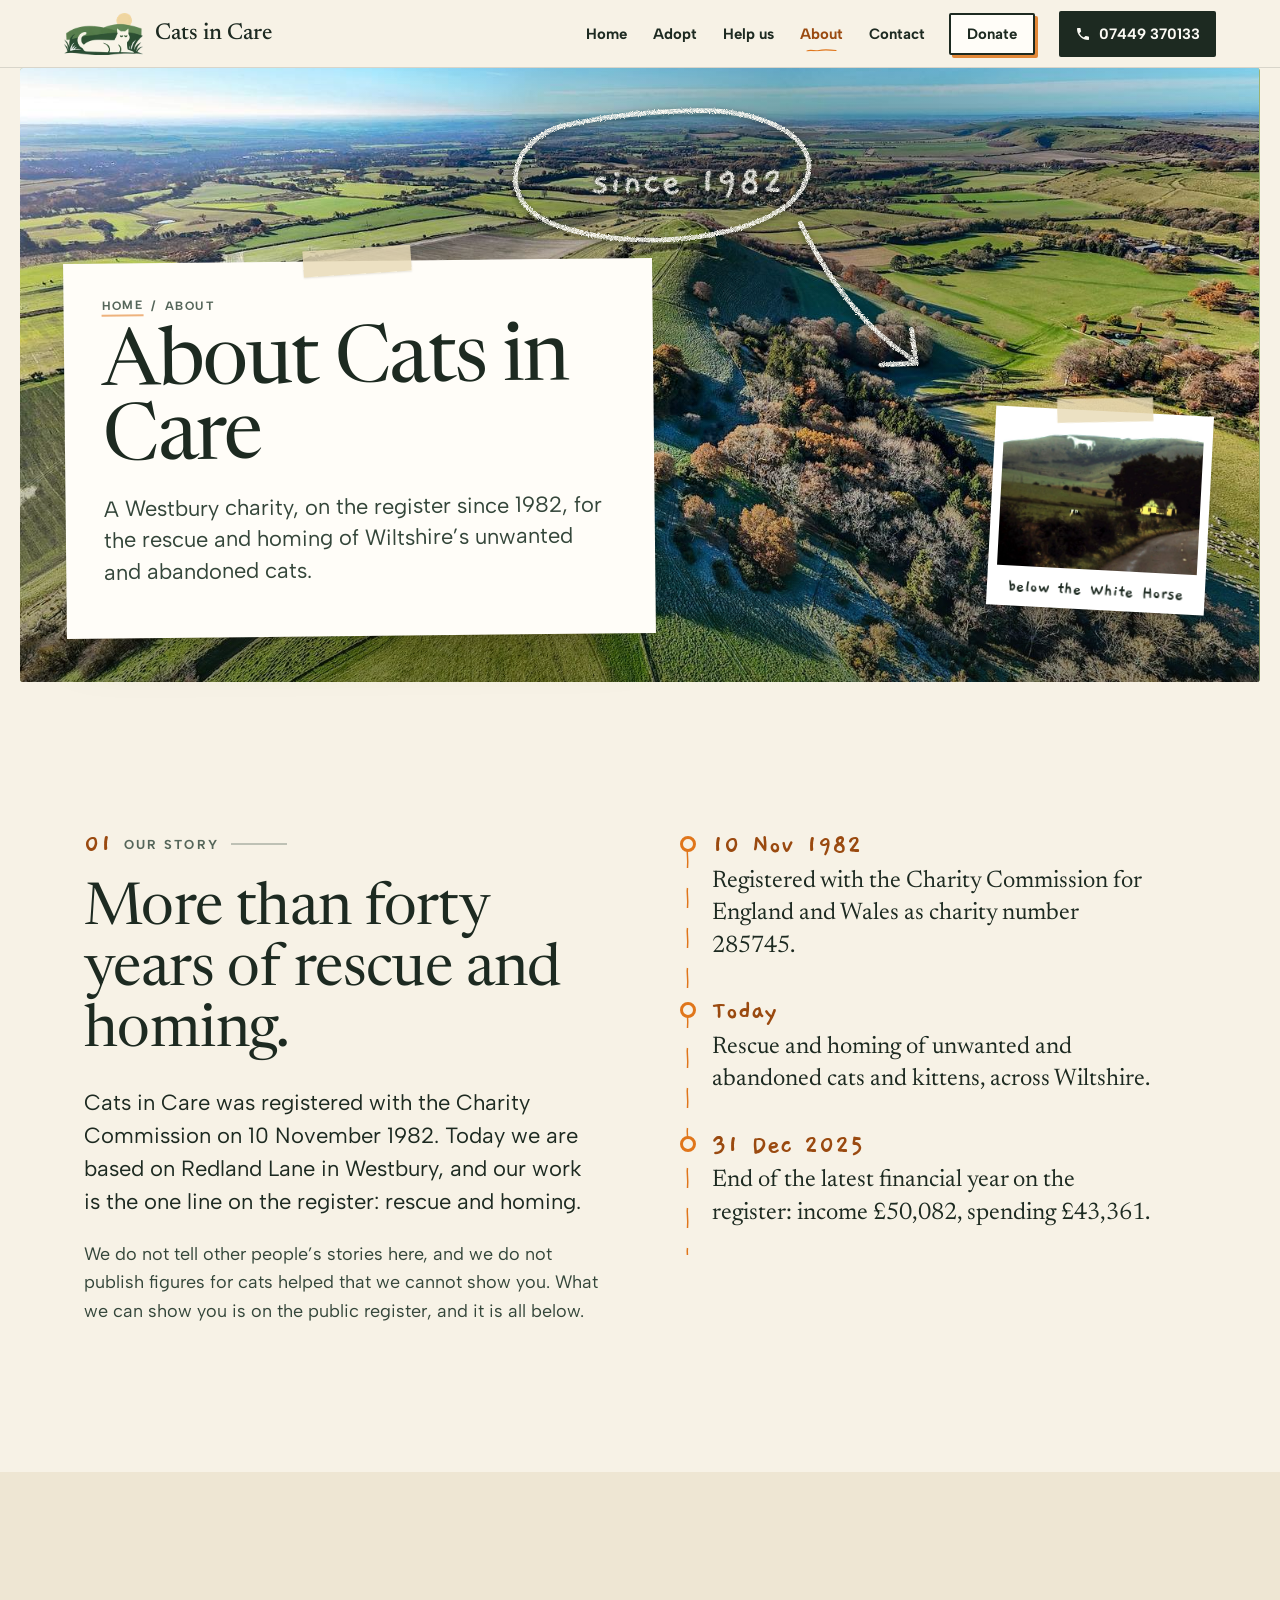
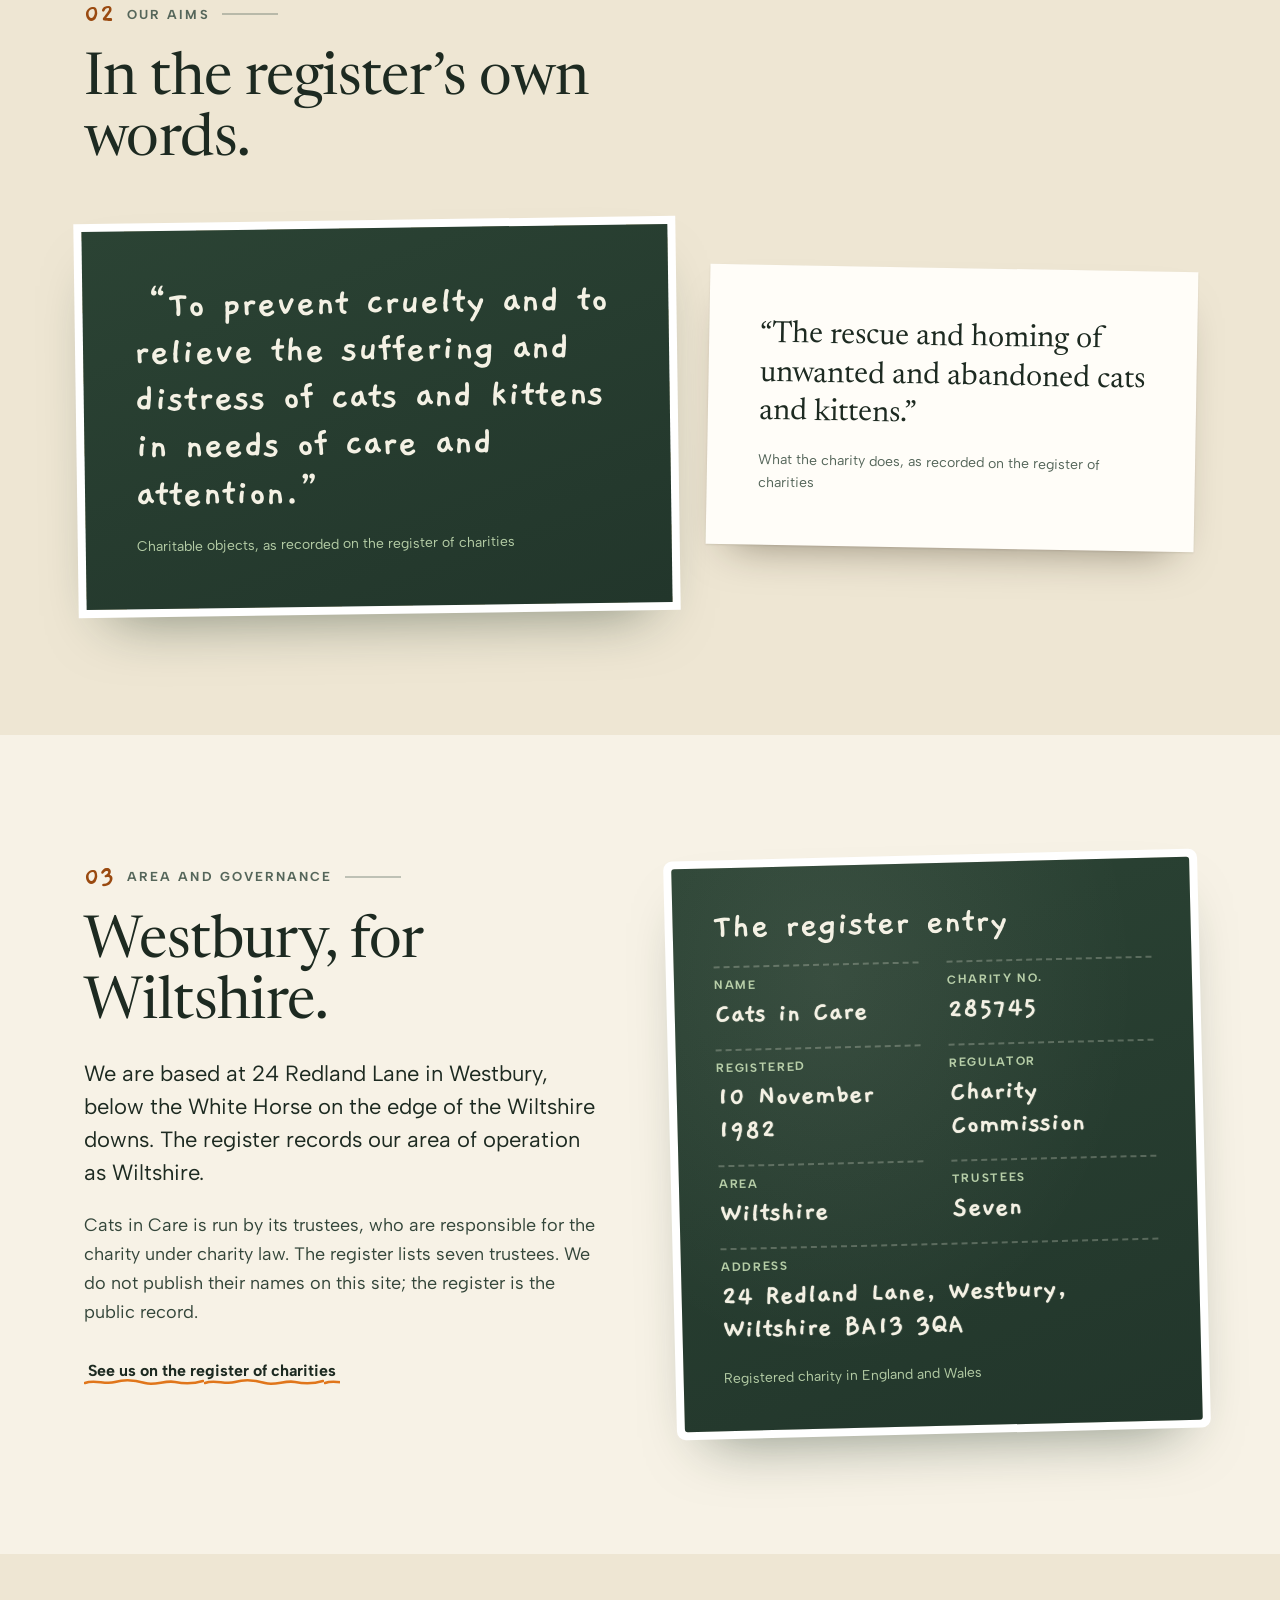
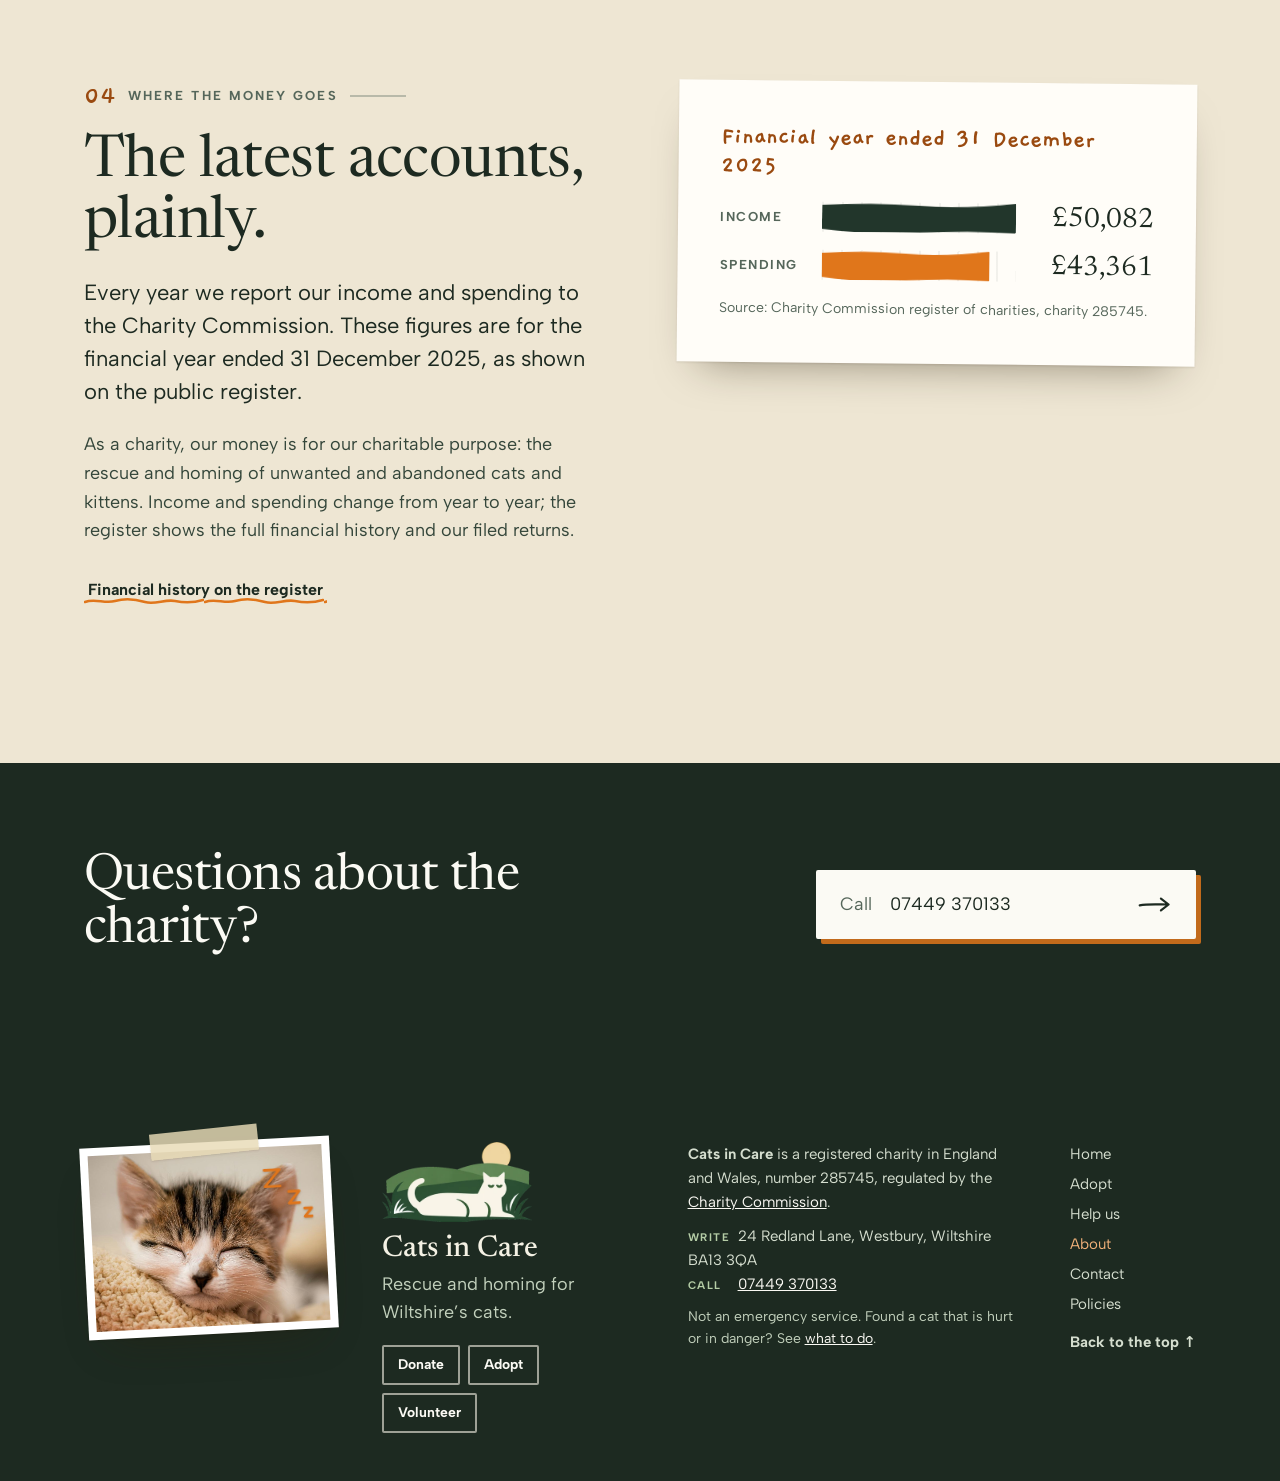
<file: about.html>
<!doctype html>
<!--
  Cats in Care, website concept "Chalk and whiskers".
  Daylight photographs with a chalk layer drawn over them.
  Static site: open index.html directly or serve the folder. No build step.
-->
<html lang="en-GB">
<head>
<meta charset="utf-8">
<script>document.documentElement.classList.add('js')</script>
<meta name="viewport" content="width=device-width, initial-scale=1, viewport-fit=cover">
<title>About us · Cats in Care, Westbury</title>
<meta name="description" content="About Cats in Care: a Wiltshire cat rescue charity registered on 10 November 1982, charity number 285745. Our aims, area, governance and money.">
<meta name="theme-color" content="#F7F2E6">
<meta property="og:type" content="website">
<meta property="og:site_name" content="Cats in Care">
<meta property="og:locale" content="en_GB">
<meta property="og:title" content="About us · Cats in Care, Westbury">
<meta property="og:description" content="About Cats in Care: a Wiltshire cat rescue charity registered on 10 November 1982, charity number 285745. Our aims, area, governance and money.">
<meta property="og:image" content="https://catsincarewestbury.com/assets/og-hero-v2.jpg?v=2">
<meta property="og:image:type" content="image/jpeg">
<meta property="og:image:width" content="1800">
<meta property="og:image:height" content="945">
<meta property="og:image:alt" content="Cats in Care: a white chalk cat drawn onto a photograph of green Wiltshire chalk downland.">
<meta name="twitter:card" content="summary_large_image">
<meta name="twitter:title" content="About us · Cats in Care, Westbury">
<meta name="twitter:description" content="About Cats in Care: a Wiltshire cat rescue charity registered on 10 November 1982, charity number 285745. Our aims, area, governance and money.">
<meta name="twitter:image" content="https://catsincarewestbury.com/assets/og-hero-v2.jpg?v=2">
<link rel="icon" href="assets/brand/cic-icon-128.png" type="image/png">
<link rel="apple-touch-icon" href="assets/brand/apple-touch-icon.png">
<link rel="preconnect" href="https://fonts.googleapis.com">
<link rel="preconnect" href="https://fonts.gstatic.com" crossorigin>
<link href="https://fonts.googleapis.com/css2?family=Newsreader:ital,opsz,wght@0,6..72,400;0,6..72,500;1,6..72,400&amp;family=Albert+Sans:ital,wght@0,400;0,600;0,700;1,400&amp;family=Gaegu:wght@400;700&amp;display=swap" rel="stylesheet">
<link rel="stylesheet" href="assets/style.css?v=8">
<script type="application/ld+json">{"@context": "https://schema.org", "@type": "NGO", "name": "Cats in Care", "description": "A registered charity in Westbury, Wiltshire, for the rescue and homing of unwanted and abandoned cats and kittens.", "address": {"@type": "PostalAddress", "streetAddress": "24 Redland Lane", "addressLocality": "Westbury", "addressRegion": "Wiltshire", "postalCode": "BA13 3QA", "addressCountry": "GB"}, "telephone": "+44 7449 370133", "foundingDate": "1982-11-10", "areaServed": "Wiltshire", "identifier": {"@type": "PropertyValue", "propertyID": "Charity Commission for England and Wales registered charity number", "value": "285745"}, "sameAs": ["https://register-of-charities.charitycommission.gov.uk/en/charity-search/-/charity-details/285745"]}</script>
</head>
<body id="top">
<svg width="0" height="0" style="position:absolute" aria-hidden="true" focusable="false">
  <defs>
    <filter id="chalk" x="-4%" y="-4%" width="108%" height="108%">
      <feTurbulence type="fractalNoise" baseFrequency="0.85" numOctaves="1" seed="4" result="n"/>
      <feDisplacementMap in="SourceGraphic" in2="n" scale="3.2" xChannelSelector="R" yChannelSelector="G"/>
    </filter>
    <filter id="chalk-soft" x="-4%" y="-4%" width="108%" height="108%">
      <feTurbulence type="fractalNoise" baseFrequency="1.4" numOctaves="1" seed="9" result="n"/>
      <feDisplacementMap in="SourceGraphic" in2="n" scale="2.2" xChannelSelector="R" yChannelSelector="G"/>
    </filter>
    <!-- chalk on a photograph: a rough edge plus grain knocked out of the stroke -->
    <filter id="chalk-photo" x="-5%" y="-5%" width="110%" height="110%">
      <feTurbulence type="fractalNoise" baseFrequency="0.9" numOctaves="2" seed="7" result="n"/>
      <feDisplacementMap in="SourceGraphic" in2="n" scale="4" xChannelSelector="R" yChannelSelector="G" result="d"/>
      <feTurbulence type="fractalNoise" baseFrequency="1.7" numOctaves="1" seed="2" result="g"/>
      <feColorMatrix in="g" type="matrix" values="0 0 0 0 0  0 0 0 0 0  0 0 0 0 0  0 0 0 -1.5 1.55" result="m"/>
      <feComposite in="d" in2="m" operator="in"/>
    </filter>
    <clipPath id="roundel"><circle cx="100" cy="100" r="94"/></clipPath>
  </defs>
  <symbol id="mark" viewBox="0 0 200 200">
    <g clip-path="url(#roundel)">
      <rect width="200" height="200" fill="#F4EFDF"/>
      <circle cx="152" cy="52" r="15" fill="#EFD9A0"/>
      <path d="M-10 84 C 50 66, 130 58, 210 70 L210 210 L-10 210Z" fill="#5F8C50"/>
      <path d="M-10 168 C 60 158, 140 162, 210 150 L210 210 L-10 210Z" fill="#2E5534"/>
      <g transform="translate(24 76) scale(0.56)">
        <path d="M44 132C22 128 20 88 58 78C100 68 150 72 180 70C186 58 190 44 196 36L194 8L212 24C218 22 224 22 230 24L246 10L246 38C254 50 252 66 238 74C236 90 238 108 246 122C256 124 266 126 266 132Z" fill="#F7F4EA"/>
        <path d="M42 112C8 106 4 64 34 56" fill="none" stroke="#F7F4EA" stroke-width="13" stroke-linecap="round"/>
        <path d="M206 128C210 112 208 100 200 92M150 132C160 112 150 92 128 86M208 46q5 4 10 0M228 45q5 4 10 0" fill="none" stroke="#5F8C50" stroke-width="6" stroke-linecap="round"/>
      </g>
    </g>
    <circle cx="100" cy="100" r="94" fill="none" stroke="#17301F" stroke-width="7"/>
  </symbol>
  <symbol id="arrow" viewBox="0 0 40 20"><path d="M2 11C12 9 24 10 36 10M27 3l9 7-9 7" fill="none" stroke="currentColor" stroke-width="2.6" stroke-linecap="round" stroke-linejoin="round"/></symbol>
</svg>

<a class="skip" href="#main">Skip to content</a>

<header class="bar" data-bar>
  <a class="brand" href="index.html" aria-label="Cats in Care, home">
    <img class="brand-mark" src="assets/brand/cic-emblem-120.webp" alt="" width="79" height="42">
    <span class="brand-word">Cats in Care</span>
  </a>
  <nav class="nav" id="site-nav" aria-label="Main" data-nav>
    <a href="index.html">Home</a>
    <a href="adopt.html">Adopt</a>
    <a href="help.html">Help us</a>
    <a href="about.html" aria-current="page">About</a>
    <a href="contact.html">Contact</a>
    <span class="nav-extra">
      <a class="btn btn-ink" href="help.html#donate">Donate <svg aria-hidden="true"><use href="#arrow"/></svg></a>
      <a class="btn-text" href="tel:+447449370133">Call 07449 370133</a>
    </span>
  </nav>
  <a class="bar-donate" href="help.html#donate">Donate</a>
  <a class="bar-call" href="tel:+447449370133" aria-label="Call 07449 370133"><svg viewBox="0 0 24 24" aria-hidden="true"><path d="M6.6 10.8a15.1 15.1 0 0 0 6.6 6.6l2.2-2.2c.3-.3.7-.4 1-.2 1.1.4 2.3.6 3.6.6.6 0 1 .4 1 1V20c0 .6-.4 1-1 1A17 17 0 0 1 3 4c0-.6.4-1 1-1h3.5c.6 0 1 .4 1 1 0 1.3.2 2.5.6 3.6.1.3 0 .7-.2 1z"/></svg><span>07449 370133</span></a>
  <button class="menu-btn" type="button" aria-expanded="false" aria-controls="site-nav" data-menu><span class="menu-lines" aria-hidden="true"><i></i><i></i></span><span class="menu-word">Menu</span></button>
</header>

<main id="main">

<!-- ===================================================== PAGE HEAD: downland photo, chalk annotation, White Horse print (three depths) -->
<section class="pagehead ph-about" data-top aria-labelledby="ph-title">
  <div class="ph-photo">
    <div class="ph-pan" data-speed="0.2">
      <img class="ph-img" src="assets/photo/partners-down-1600.jpg" srcset="assets/photo/partners-down-1000.jpg 1000w, assets/photo/partners-down-1600.jpg 1600w" sizes="100vw" width="1600" height="909" data-ai="assets/ai/about-bg.jpg" data-ai-alt="The rooftops of Westbury below the green chalk escarpment, with the White Horse on the slope above the town." alt="A chalk ridge and green fields in Wiltshire under a clear blue sky, seen from the air." fetchpriority="high">
    </div>
    <div class="ph-pan ph-pan-chalk" data-speed="0.07" aria-hidden="true">
      <svg class="ph-chalk" viewBox="0 0 1600 900" preserveAspectRatio="xMidYMid slice" focusable="false">
        <g fill="none" stroke="#FBFAF4" stroke-width="6" stroke-linecap="round" stroke-linejoin="round" filter="url(#chalk-photo)">
          <path class="ph-draw" pathLength="1" d="M700 180C640 200 620 270 690 300C790 340 960 320 1000 260C1040 200 960 160 880 160C820 160 760 166 700 180"/>
          <path class="ph-draw" pathLength="1" d="M1000 300C1040 380 1080 430 1140 470M1100 476l44-2-6-42"/>
        </g>
        <text class="ph-hand" x="742" y="262" fill="#FBFAF4" filter="url(#chalk-photo)">since 1982</text>
      </svg>
    </div>
  </div>
  <figure class="ph-print" data-speed="-0.12" data-var aria-hidden="true">
    <img src="assets/photo/card-horse-800.jpg" width="800" height="600" alt="" loading="lazy">
    <span class="ph-print-cap">below the White Horse</span>
  </figure>
  <div class="ph-card">
    <nav class="crumbs" aria-label="Breadcrumb"><a href="index.html">Home</a><span aria-hidden="true">/</span><span aria-current="page">About</span></nav>
    <h1 id="ph-title">About Cats in Care</h1>
    <p class="ph-lede">A Westbury charity, on the register since 1982, for the rescue and homing of Wiltshire’s unwanted and abandoned cats.</p>
  </div>
</section>

<!-- ===================================================== HISTORY: a chalk timeline -->
<section class="sect" id="history" aria-labelledby="hist-title">
  <div class="wrap two">
    <div class="two-copy">
      <p class="label"><span>01</span> Our story</p>
      <h2 id="hist-title">More than forty years of rescue and homing.</h2>
      <p class="lede">Cats in Care was registered with the Charity Commission on 10 November 1982. Today we are based on Redland Lane in Westbury, and our work is the one line on the register: rescue and homing.</p>
      <p>We do not tell other people’s stories here, and we do not publish figures for cats helped that we cannot show you. What we can show you is on the public register, and it is all below.</p>
    </div>
    <ol class="timeline" data-reveal>
      <li><span class="tl-when">10 Nov 1982</span><span class="tl-what">Registered with the Charity Commission for England and Wales as charity number 285745.</span></li>
      <li><span class="tl-when">Today</span><span class="tl-what">Rescue and homing of unwanted and abandoned cats and kittens, across Wiltshire.</span></li>
      <li><span class="tl-when">31 Dec 2025</span><span class="tl-what">End of the latest financial year on the register: income £50,082, spending £43,361.</span></li>
    </ol>
  </div>
</section>

<!-- ===================================================== AIMS -->
<section class="sect sect-kraft" id="aims" aria-labelledby="aims-title">
  <div class="wrap">
    <div class="sect-head">
      <p class="label"><span>02</span> Our aims</p>
      <h2 id="aims-title">In the register’s own words.</h2>
    </div>
    <div class="aims">
      <figure class="quote-chalk">
        <blockquote><p>“To prevent cruelty and to relieve the suffering and distress of cats and kittens in needs of care and attention.”</p></blockquote>
        <figcaption>Charitable objects, as recorded on the register of charities</figcaption>
      </figure>
      <figure class="quote-chalk quote-paper">
        <blockquote><p>“The rescue and homing of unwanted and abandoned cats and kittens.”</p></blockquote>
        <figcaption>What the charity does, as recorded on the register of charities</figcaption>
      </figure>
    </div>
  </div>
</section>

<!-- ===================================================== AREA + GOVERNANCE: the register slate -->
<section class="sect" id="area" aria-labelledby="area-title">
  <div class="wrap two">
    <div class="two-copy">
      <p class="label"><span>03</span> Area and governance</p>
      <h2 id="area-title">Westbury, for Wiltshire.</h2>
      <p class="lede">We are based at 24 Redland Lane in Westbury, below the White Horse on the edge of the Wiltshire downs. The register records our area of operation as Wiltshire.</p>
      <p>Cats in Care is run by its trustees, who are responsible for the charity under charity law. The register lists seven trustees. We do not publish their names on this site; the register is the public record.</p>
      <p><a class="btn-text" href="https://register-of-charities.charitycommission.gov.uk/charity-search/-/charity-details/285745" rel="noopener">See us on the register of charities</a></p>
    </div>
    <figure class="slate slate-solo" data-reveal aria-labelledby="slate2-cap">
      <div class="slate-board">
        <p class="slate-head" id="slate2-cap">The register entry</p>
        <dl class="slate-list">
          <div><dt>Name</dt><dd>Cats in Care</dd></div>
          <div><dt>Charity no.</dt><dd>285745</dd></div>
          <div><dt>Registered</dt><dd>10 November 1982</dd></div>
          <div><dt>Regulator</dt><dd>Charity Commission</dd></div>
          <div><dt>Area</dt><dd>Wiltshire</dd></div>
          <div><dt>Trustees</dt><dd>Seven</dd></div>
          <div class="wide"><dt>Address</dt><dd>24 Redland Lane, Westbury, Wiltshire BA13 3QA</dd></div>
        </dl>
        <p class="slate-foot">Registered charity in England and Wales</p>
      </div>
    </figure>
  </div>
</section>

<!-- ===================================================== MONEY: chalk bars -->
<section class="sect sect-kraft" id="money" aria-labelledby="money-title">
  <div class="wrap two">
    <div class="two-copy">
      <p class="label"><span>04</span> Where the money goes</p>
      <h2 id="money-title">The latest accounts, plainly.</h2>
      <p class="lede">Every year we report our income and spending to the Charity Commission. These figures are for the financial year ended 31 December 2025, as shown on the public register.</p>
      <p>As a charity, our money is for our charitable purpose: the rescue and homing of unwanted and abandoned cats and kittens. Income and spending change from year to year; the register shows the full financial history and our filed returns.</p>
      <p><a class="btn-text" href="https://register-of-charities.charitycommission.gov.uk/charity-search/-/charity-details/285745" rel="noopener">Financial history on the register</a></p>
    </div>
    <figure class="money" data-reveal aria-labelledby="money-cap">
      <figcaption id="money-cap" class="money-cap">Financial year ended 31 December 2025</figcaption>
      <div class="bar-row"><span class="bar-k">Income</span><span class="bar-track"><i class="bar-fill" style="--w:100%"></i></span><span class="bar-v">£50,082</span></div>
      <div class="bar-row"><span class="bar-k">Spending</span><span class="bar-track"><i class="bar-fill bar-fill-2" style="--w:86.6%"></i></span><span class="bar-v">£43,361</span></div>
      <p class="money-note">Source: Charity Commission register of charities, charity 285745.</p>
    </figure>
  </div>
</section>

<section class="callband" aria-labelledby="callband-title">
  <div class="wrap callband-inner">
    <h2 id="callband-title">Questions about the charity?</h2>
    <a class="contact-row contact-call" href="tel:+447449370133"><span class="k">Call</span><span class="v">07449 370133</span><svg class="contact-arrow" aria-hidden="true"><use href="#arrow"/></svg></a>
  </div>
</section>

</main>

<footer class="foot" aria-labelledby="foot-title">
  <div class="wrap foot-inner">
    <figure class="print foot-print" aria-hidden="true">
      <img src="assets/photo/foot-kitten-900.jpg" width="900" height="675" alt="" loading="lazy">
      <svg class="print-chalk" viewBox="0 0 400 300" focusable="false">
        <g fill="none" stroke="#E0761B" stroke-width="4.5" stroke-linecap="round" stroke-linejoin="round" filter="url(#chalk-soft)">
          <path d="M300 40h26l-26 28h26M340 78h18l-18 20h18M366 108h12l-12 14h12"/>
        </g>
      </svg>
    </figure>
    <div class="foot-brand">
      <img class="foot-mark" src="assets/brand/cic-emblem-200.webp" alt="" width="150" height="80" loading="lazy">
      <p id="foot-title" class="foot-name">Cats in Care</p>
      <p class="foot-line">Rescue and homing for Wiltshire’s cats.</p>
      <p class="foot-actions"><a class="foot-btn" href="help.html#donate">Donate</a><a class="foot-btn" href="adopt.html">Adopt</a><a class="foot-btn" href="help.html#volunteer">Volunteer</a></p>
    </div>
    <div class="foot-legal">
      <p><strong>Cats in Care</strong> is a registered charity in England and Wales, number 285745, regulated by the <a href="https://register-of-charities.charitycommission.gov.uk/charity-search/-/charity-details/285745" rel="noopener">Charity Commission</a>.</p>
      <p><span class="foot-k">Write</span> 24 Redland Lane, Westbury, Wiltshire BA13 3QA<br><span class="foot-k">Call</span> <a href="tel:+447449370133">07449 370133</a></p>
      <p class="foot-small">Not an emergency service. Found a cat that is hurt or in danger? See <a href="contact.html#found">what to do</a>.</p>
    </div>
    <nav class="foot-nav" aria-label="Footer">
      <a href="index.html">Home</a><a href="adopt.html">Adopt</a><a href="help.html">Help us</a><a href="about.html" aria-current="page">About</a><a href="contact.html">Contact</a><a href="policies.html">Policies</a><a class="foot-top" href="#top">Back to the top <span aria-hidden="true">↑</span></a>
    </nav>
  </div>
</footer>

<script src="assets/main.js?v=8"></script>
</body>
</html>
</file>
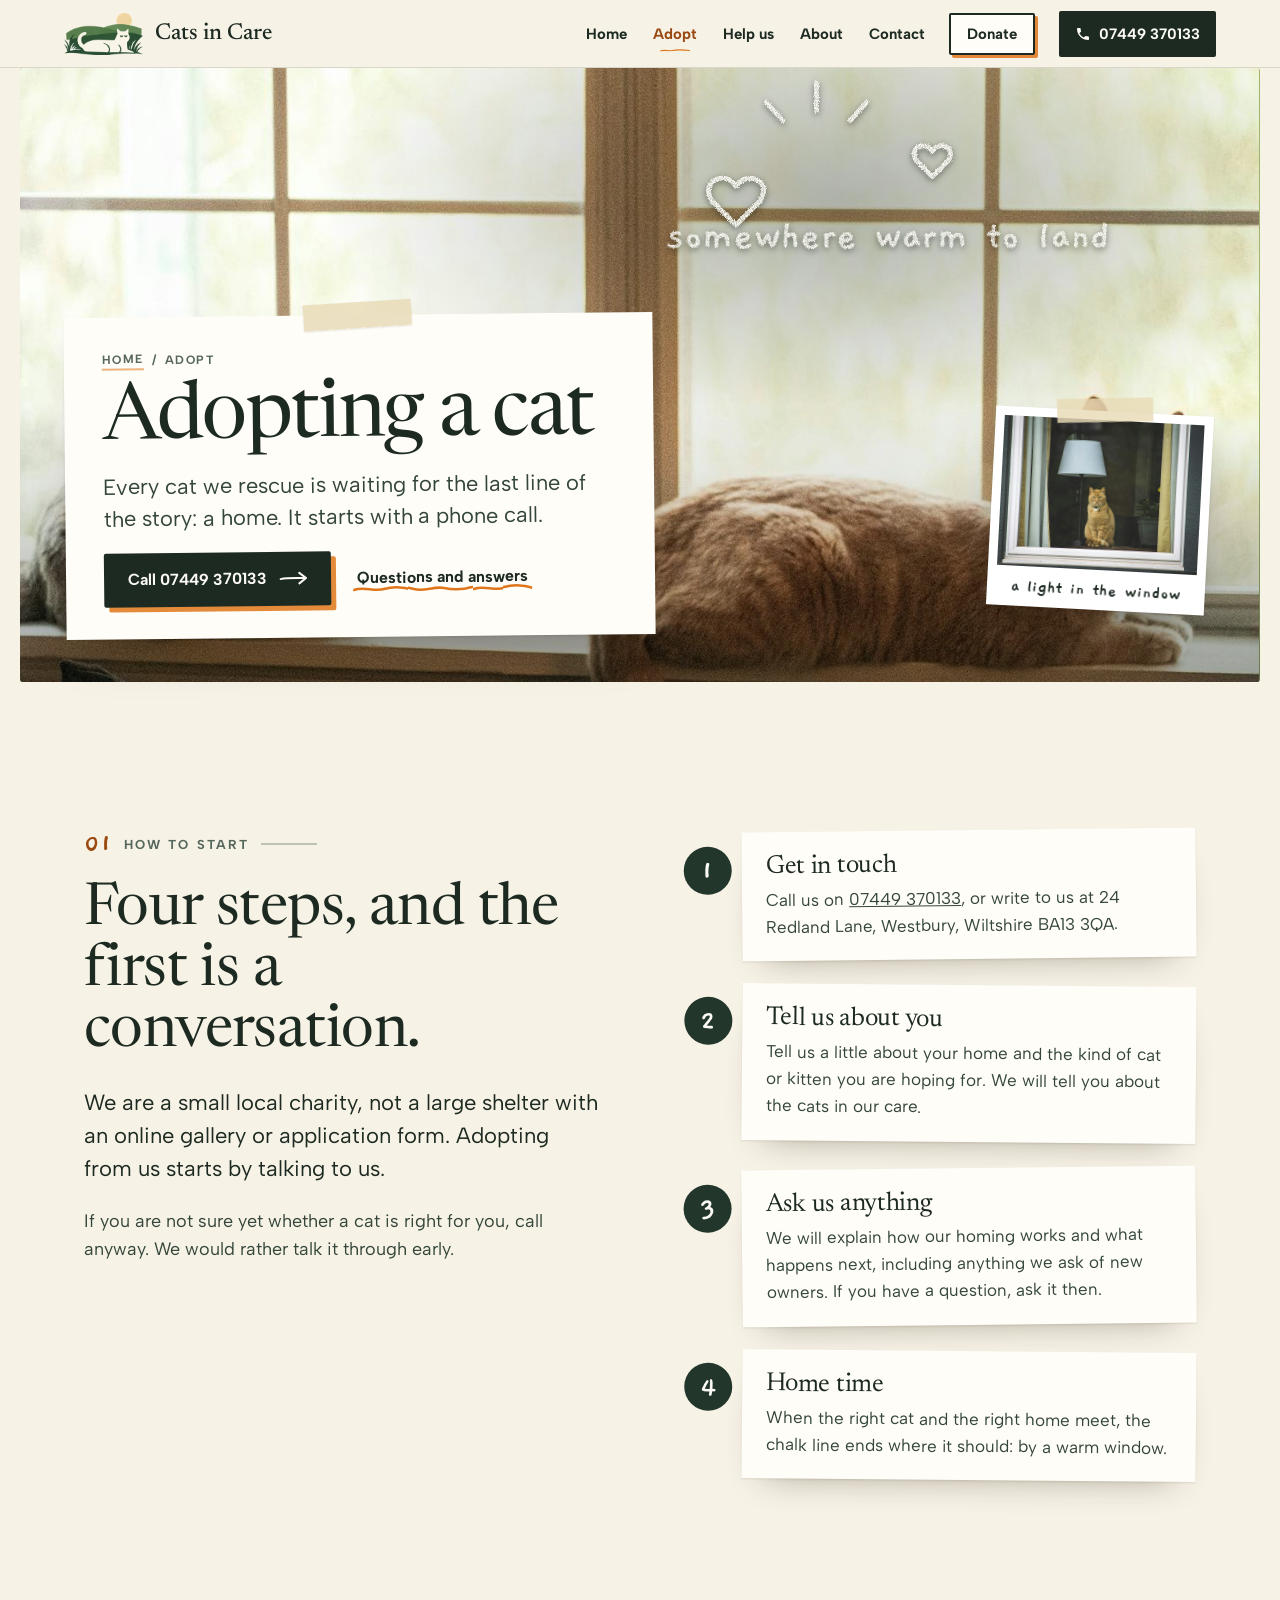
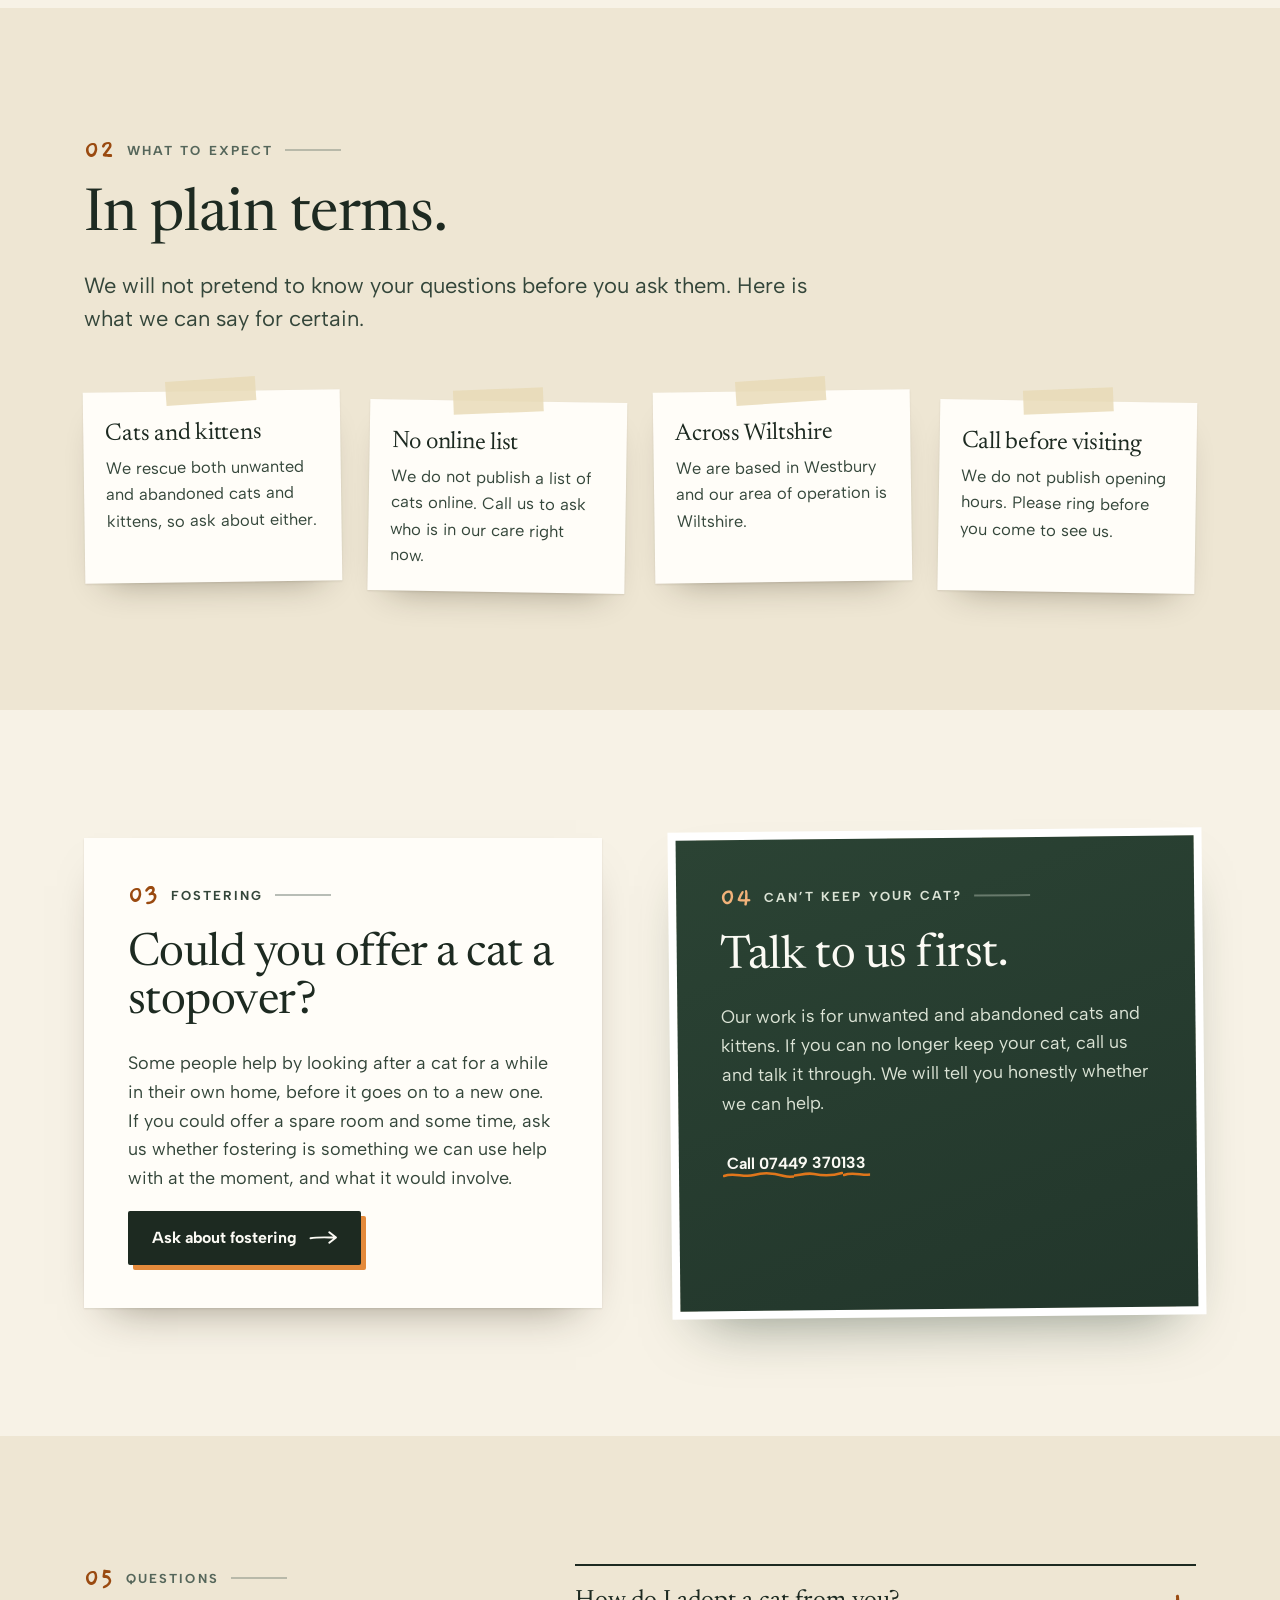
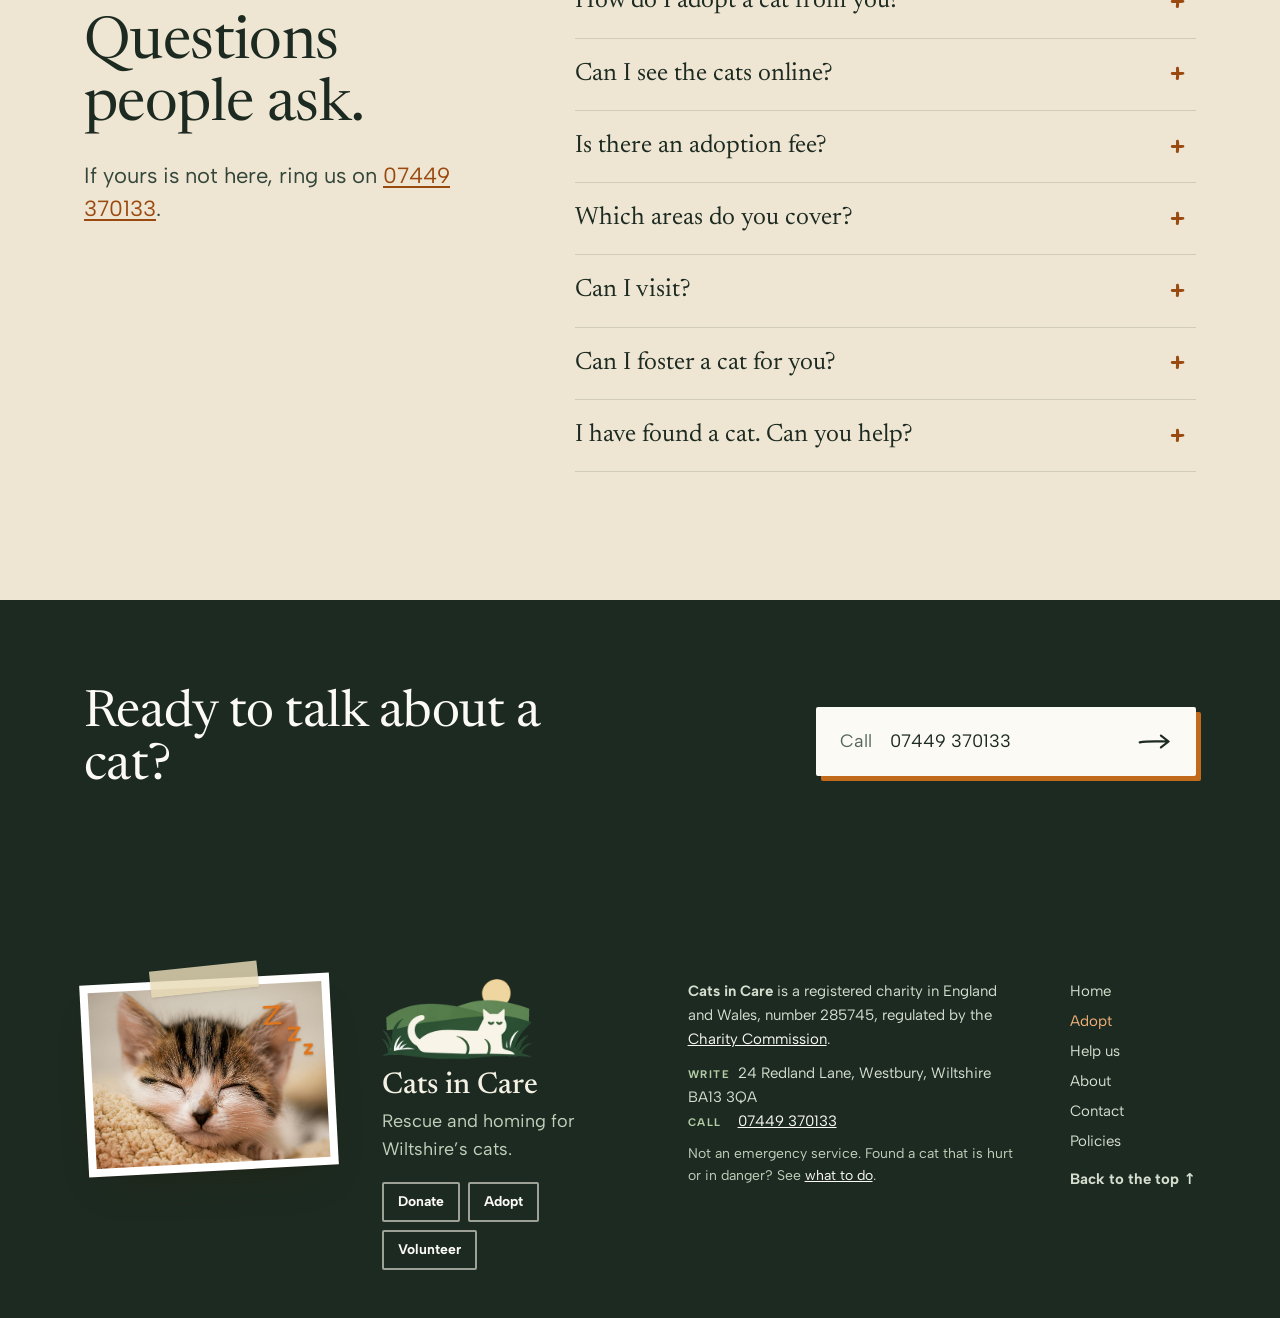
<file: adopt.html>
<!doctype html>
<!--
  Cats in Care, website concept "Chalk and whiskers".
  Daylight photographs with a chalk layer drawn over them.
  Static site: open index.html directly or serve the folder. No build step.
-->
<html lang="en-GB">
<head>
<meta charset="utf-8">
<script>document.documentElement.classList.add('js')</script>
<meta name="viewport" content="width=device-width, initial-scale=1, viewport-fit=cover">
<title>Adopt a cat · Cats in Care, Westbury</title>
<meta name="description" content="How to adopt a rescued cat or kitten from Cats in Care in Westbury, Wiltshire: how to start, what to expect, fostering, and answers to common questions.">
<meta name="theme-color" content="#F7F2E6">
<meta property="og:type" content="website">
<meta property="og:site_name" content="Cats in Care">
<meta property="og:locale" content="en_GB">
<meta property="og:title" content="Adopt a cat · Cats in Care, Westbury">
<meta property="og:description" content="How to adopt a rescued cat or kitten from Cats in Care in Westbury, Wiltshire: how to start, what to expect, fostering, and answers to common questions.">
<meta property="og:image" content="https://catsincarewestbury.com/assets/og-hero-v2.jpg?v=2">
<meta property="og:image:type" content="image/jpeg">
<meta property="og:image:width" content="1800">
<meta property="og:image:height" content="945">
<meta property="og:image:alt" content="Cats in Care: a white chalk cat drawn onto a photograph of green Wiltshire chalk downland.">
<meta name="twitter:card" content="summary_large_image">
<meta name="twitter:title" content="Adopt a cat · Cats in Care, Westbury">
<meta name="twitter:description" content="How to adopt a rescued cat or kitten from Cats in Care in Westbury, Wiltshire: how to start, what to expect, fostering, and answers to common questions.">
<meta name="twitter:image" content="https://catsincarewestbury.com/assets/og-hero-v2.jpg?v=2">
<link rel="icon" href="assets/brand/cic-icon-128.png" type="image/png">
<link rel="apple-touch-icon" href="assets/brand/apple-touch-icon.png">
<link rel="preconnect" href="https://fonts.googleapis.com">
<link rel="preconnect" href="https://fonts.gstatic.com" crossorigin>
<link href="https://fonts.googleapis.com/css2?family=Newsreader:ital,opsz,wght@0,6..72,400;0,6..72,500;1,6..72,400&amp;family=Albert+Sans:ital,wght@0,400;0,600;0,700;1,400&amp;family=Gaegu:wght@400;700&amp;display=swap" rel="stylesheet">
<link rel="stylesheet" href="assets/style.css?v=8">
<script type="application/ld+json">{"@context": "https://schema.org", "@type": "NGO", "name": "Cats in Care", "description": "A registered charity in Westbury, Wiltshire, for the rescue and homing of unwanted and abandoned cats and kittens.", "address": {"@type": "PostalAddress", "streetAddress": "24 Redland Lane", "addressLocality": "Westbury", "addressRegion": "Wiltshire", "postalCode": "BA13 3QA", "addressCountry": "GB"}, "telephone": "+44 7449 370133", "foundingDate": "1982-11-10", "areaServed": "Wiltshire", "identifier": {"@type": "PropertyValue", "propertyID": "Charity Commission for England and Wales registered charity number", "value": "285745"}, "sameAs": ["https://register-of-charities.charitycommission.gov.uk/en/charity-search/-/charity-details/285745"]}</script>
</head>
<body id="top">
<svg width="0" height="0" style="position:absolute" aria-hidden="true" focusable="false">
  <defs>
    <filter id="chalk" x="-4%" y="-4%" width="108%" height="108%">
      <feTurbulence type="fractalNoise" baseFrequency="0.85" numOctaves="1" seed="4" result="n"/>
      <feDisplacementMap in="SourceGraphic" in2="n" scale="3.2" xChannelSelector="R" yChannelSelector="G"/>
    </filter>
    <filter id="chalk-soft" x="-4%" y="-4%" width="108%" height="108%">
      <feTurbulence type="fractalNoise" baseFrequency="1.4" numOctaves="1" seed="9" result="n"/>
      <feDisplacementMap in="SourceGraphic" in2="n" scale="2.2" xChannelSelector="R" yChannelSelector="G"/>
    </filter>
    <!-- chalk on a photograph: a rough edge plus grain knocked out of the stroke -->
    <filter id="chalk-photo" x="-5%" y="-5%" width="110%" height="110%">
      <feTurbulence type="fractalNoise" baseFrequency="0.9" numOctaves="2" seed="7" result="n"/>
      <feDisplacementMap in="SourceGraphic" in2="n" scale="4" xChannelSelector="R" yChannelSelector="G" result="d"/>
      <feTurbulence type="fractalNoise" baseFrequency="1.7" numOctaves="1" seed="2" result="g"/>
      <feColorMatrix in="g" type="matrix" values="0 0 0 0 0  0 0 0 0 0  0 0 0 0 0  0 0 0 -1.5 1.55" result="m"/>
      <feComposite in="d" in2="m" operator="in"/>
    </filter>
    <clipPath id="roundel"><circle cx="100" cy="100" r="94"/></clipPath>
  </defs>
  <symbol id="mark" viewBox="0 0 200 200">
    <g clip-path="url(#roundel)">
      <rect width="200" height="200" fill="#F4EFDF"/>
      <circle cx="152" cy="52" r="15" fill="#EFD9A0"/>
      <path d="M-10 84 C 50 66, 130 58, 210 70 L210 210 L-10 210Z" fill="#5F8C50"/>
      <path d="M-10 168 C 60 158, 140 162, 210 150 L210 210 L-10 210Z" fill="#2E5534"/>
      <g transform="translate(24 76) scale(0.56)">
        <path d="M44 132C22 128 20 88 58 78C100 68 150 72 180 70C186 58 190 44 196 36L194 8L212 24C218 22 224 22 230 24L246 10L246 38C254 50 252 66 238 74C236 90 238 108 246 122C256 124 266 126 266 132Z" fill="#F7F4EA"/>
        <path d="M42 112C8 106 4 64 34 56" fill="none" stroke="#F7F4EA" stroke-width="13" stroke-linecap="round"/>
        <path d="M206 128C210 112 208 100 200 92M150 132C160 112 150 92 128 86M208 46q5 4 10 0M228 45q5 4 10 0" fill="none" stroke="#5F8C50" stroke-width="6" stroke-linecap="round"/>
      </g>
    </g>
    <circle cx="100" cy="100" r="94" fill="none" stroke="#17301F" stroke-width="7"/>
  </symbol>
  <symbol id="arrow" viewBox="0 0 40 20"><path d="M2 11C12 9 24 10 36 10M27 3l9 7-9 7" fill="none" stroke="currentColor" stroke-width="2.6" stroke-linecap="round" stroke-linejoin="round"/></symbol>
</svg>

<a class="skip" href="#main">Skip to content</a>

<header class="bar" data-bar>
  <a class="brand" href="index.html" aria-label="Cats in Care, home">
    <img class="brand-mark" src="assets/brand/cic-emblem-120.webp" alt="" width="79" height="42">
    <span class="brand-word">Cats in Care</span>
  </a>
  <nav class="nav" id="site-nav" aria-label="Main" data-nav>
    <a href="index.html">Home</a>
    <a href="adopt.html" aria-current="page">Adopt</a>
    <a href="help.html">Help us</a>
    <a href="about.html">About</a>
    <a href="contact.html">Contact</a>
    <span class="nav-extra">
      <a class="btn btn-ink" href="help.html#donate">Donate <svg aria-hidden="true"><use href="#arrow"/></svg></a>
      <a class="btn-text" href="tel:+447449370133">Call 07449 370133</a>
    </span>
  </nav>
  <a class="bar-donate" href="help.html#donate">Donate</a>
  <a class="bar-call" href="tel:+447449370133" aria-label="Call 07449 370133"><svg viewBox="0 0 24 24" aria-hidden="true"><path d="M6.6 10.8a15.1 15.1 0 0 0 6.6 6.6l2.2-2.2c.3-.3.7-.4 1-.2 1.1.4 2.3.6 3.6.6.6 0 1 .4 1 1V20c0 .6-.4 1-1 1A17 17 0 0 1 3 4c0-.6.4-1 1-1h3.5c.6 0 1 .4 1 1 0 1.3.2 2.5.6 3.6.1.3 0 .7-.2 1z"/></svg><span>07449 370133</span></a>
  <button class="menu-btn" type="button" aria-expanded="false" aria-controls="site-nav" data-menu><span class="menu-lines" aria-hidden="true"><i></i><i></i></span><span class="menu-word">Menu</span></button>
</header>

<main id="main">

<!-- ===================================================== PAGE HEAD: windowsill photo, chalk hearts, taped print (three depths) -->
<section class="pagehead ph-adopt" data-top aria-labelledby="ph-title">
  <div class="ph-photo">
    <div class="ph-pan" data-speed="0.2">
      <img class="ph-img" src="assets/photo/cats-sill-1400.jpg" srcset="assets/photo/cats-sill-800.jpg 800w, assets/photo/cats-sill-1400.jpg 1400w" sizes="100vw" width="1400" height="933" data-ai="assets/ai/adopt-bg.jpg" data-ai-alt="A cat asleep in the sun on a cottage window seat, with green downs beyond the window." alt="Two cats lying on a sunny windowsill, looking out through a bright window." fetchpriority="high">
    </div>
    <div class="ph-pan ph-pan-chalk" data-speed="0.07" aria-hidden="true">
      <svg class="ph-chalk" viewBox="0 0 1600 900" preserveAspectRatio="xMidYMid slice" focusable="false">
        <g transform="translate(160 40)" fill="none" stroke="#FBFAF4" stroke-width="6" stroke-linecap="round" stroke-linejoin="round" filter="url(#chalk-photo)">
          <path class="ph-draw" pathLength="1" d="M760 214c-12-20-46-8-30 18l30 30 30-30c16-26-18-38-30-18z"/>
          <path class="ph-draw" pathLength="1" d="M1004 170c-8-13-30-5-20 12l20 20 20-20c10-17-12-25-20-12z"/>
          <path class="ph-draw" pathLength="1" d="M860 120v-34M818 132l-20-22M902 132l20-22"/>
        </g>
        <text class="ph-hand" x="1110" y="330" text-anchor="middle" fill="#FBFAF4" filter="url(#chalk-photo)">somewhere warm to land</text>
      </svg>
    </div>
  </div>
  <figure class="ph-print" data-speed="-0.12" data-var aria-hidden="true">
    <img src="assets/photo/card-homing-800.jpg" width="800" height="600" alt="" loading="lazy">
    <span class="ph-print-cap">a light in the window</span>
  </figure>
  <div class="ph-card">
    <nav class="crumbs" aria-label="Breadcrumb"><a href="index.html">Home</a><span aria-hidden="true">/</span><span aria-current="page">Adopt</span></nav>
    <h1 id="ph-title">Adopting a cat</h1>
    <p class="ph-lede">Every cat we rescue is waiting for the last line of the story: a home. It starts with a phone call.</p>
    <div class="cta">
      <a class="btn btn-ink" href="tel:+447449370133">Call 07449 370133 <svg aria-hidden="true"><use href="#arrow"/></svg></a>
      <a class="btn-text" href="#faq">Questions and answers</a>
    </div>
  </div>
</section>

<!-- ===================================================== HOW TO START: a chalk line runs down the steps as you scroll -->
<section class="sect" aria-labelledby="start-title">
  <div class="wrap two">
    <div class="two-copy">
      <p class="label"><span>01</span> How to start</p>
      <h2 id="start-title">Four steps, and the first is a conversation.</h2>
      <p class="lede">We are a small local charity, not a large shelter with an online gallery or application form. Adopting from us starts by talking to us.</p>
      <p>If you are not sure yet whether a cat is right for you, call anyway. We would rather talk it through early.</p>
    </div>
    <div class="steps-wrap" data-scrub>
      <svg class="steps-line" viewBox="0 0 60 600" preserveAspectRatio="none" aria-hidden="true" focusable="false">
        <path data-scrub-path pathLength="1" d="M30 6C10 80 50 140 30 210S10 340 30 410 50 530 30 594" fill="none" stroke="#E0761B" stroke-width="4" stroke-linecap="round" stroke-dasharray="1" stroke-dashoffset="0" filter="url(#chalk-soft)"/>
      </svg>
      <ol class="steps">
        <li><span class="step-n">1</span><h3>Get in touch</h3><p>Call us on <a href="tel:+447449370133">07449 370133</a>, or write to us at 24 Redland Lane, Westbury, Wiltshire BA13 3QA.</p></li>
        <li><span class="step-n">2</span><h3>Tell us about you</h3><p>Tell us a little about your home and the kind of cat or kitten you are hoping for. We will tell you about the cats in our care.</p></li>
        <li><span class="step-n">3</span><h3>Ask us anything</h3><p>We will explain how our homing works and what happens next, including anything we ask of new owners. If you have a question, ask it then.</p></li>
        <li><span class="step-n">4</span><h3>Home time</h3><p>When the right cat and the right home meet, the chalk line ends where it should: by a warm window.</p></li>
      </ol>
    </div>
  </div>
</section>

<!-- ===================================================== WHAT TO EXPECT: taped notes -->
<section class="sect sect-kraft" aria-labelledby="expect-title">
  <div class="wrap">
    <div class="sect-head">
      <p class="label"><span>02</span> What to expect</p>
      <h2 id="expect-title">In plain terms.</h2>
      <p class="lede">We will not pretend to know your questions before you ask them. Here is what we can say for certain.</p>
    </div>
    <ul class="notes">
      <li class="note"><h3>Cats and kittens</h3><p>We rescue both unwanted and abandoned cats and kittens, so ask about either.</p></li>
      <li class="note"><h3>No online list</h3><p>We do not publish a list of cats online. Call us to ask who is in our care right now.</p></li>
      <li class="note"><h3>Across Wiltshire</h3><p>We are based in Westbury and our area of operation is Wiltshire.</p></li>
      <li class="note"><h3>Call before visiting</h3><p>We do not publish opening hours. Please ring before you come to see us.</p></li>
    </ul>
  </div>
</section>

<!-- ===================================================== FOSTERING and GIVING UP A CAT -->
<section class="sect" aria-labelledby="foster-title">
  <div class="wrap two two-even">
    <article class="panel" id="foster">
      <p class="label"><span>03</span> Fostering</p>
      <h2 id="foster-title">Could you offer a cat a stopover?</h2>
      <p>Some people help by looking after a cat for a while in their own home, before it goes on to a new one. If you could offer a spare room and some time, ask us whether fostering is something we can use help with at the moment, and what it would involve.</p>
      <a class="btn btn-ink" href="tel:+447449370133">Ask about fostering <svg aria-hidden="true"><use href="#arrow"/></svg></a>
    </article>
    <article class="panel panel-slate">
      <p class="label label-chalk"><span>04</span> Can’t keep your cat?</p>
      <h2>Talk to us first.</h2>
      <p>Our work is for unwanted and abandoned cats and kittens. If you can no longer keep your cat, call us and talk it through. We will tell you honestly whether we can help.</p>
      <a class="btn-text btn-text-chalk" href="tel:+447449370133">Call 07449 370133</a>
    </article>
  </div>
</section>

<!-- ===================================================== FAQ -->
<section class="sect sect-kraft" id="faq" aria-labelledby="faq-title">
  <div class="wrap faq-grid">
    <div>
      <p class="label"><span>05</span> Questions</p>
      <h2 id="faq-title">Questions people ask.</h2>
      <p class="lede">If yours is not here, ring us on <a href="tel:+447449370133">07449 370133</a>.</p>
    </div>
    <div class="faq">
      <details><summary>How do I adopt a cat from you?</summary><p>Call us on 07449 370133 or write to us at 24 Redland Lane, Westbury, Wiltshire BA13 3QA. We will talk to you about the cats in our care and explain what happens next.</p></details>
      <details><summary>Can I see the cats online?</summary><p>No. We do not publish a list of cats online. Call us to ask about the cats and kittens in our care right now.</p></details>
      <details><summary>Is there an adoption fee?</summary><p>Get in touch and we will tell you. We would rather explain it properly on the phone than guess at it here.</p></details>
      <details><summary>Which areas do you cover?</summary><p>We are based in Westbury, and the register records our area of operation as Wiltshire.</p></details>
      <details><summary>Can I visit?</summary><p>Please call before visiting. We do not publish opening hours.</p></details>
      <details><summary>Can I foster a cat for you?</summary><p>Ask us. We will tell you whether we can use foster homes at the moment and what it would involve.</p></details>
      <details><summary>I have found a cat. Can you help?</summary><p>We are not an emergency service. If the cat is sick, injured or in danger, the RSPCA in England and Wales asks you to ring 0300 123 8960. A vet can check a cat for a microchip. Our <a href="contact.html#found">contact page</a> has more.</p></details>
    </div>
  </div>
</section>

<!-- ===================================================== CALL BAND -->
<section class="callband" aria-labelledby="callband-title">
  <div class="wrap callband-inner">
    <h2 id="callband-title">Ready to talk about a cat?</h2>
    <a class="contact-row contact-call" href="tel:+447449370133"><span class="k">Call</span><span class="v">07449 370133</span><svg class="contact-arrow" aria-hidden="true"><use href="#arrow"/></svg></a>
  </div>
</section>

</main>

<footer class="foot" aria-labelledby="foot-title">
  <div class="wrap foot-inner">
    <figure class="print foot-print" aria-hidden="true">
      <img src="assets/photo/foot-kitten-900.jpg" width="900" height="675" alt="" loading="lazy">
      <svg class="print-chalk" viewBox="0 0 400 300" focusable="false">
        <g fill="none" stroke="#E0761B" stroke-width="4.5" stroke-linecap="round" stroke-linejoin="round" filter="url(#chalk-soft)">
          <path d="M300 40h26l-26 28h26M340 78h18l-18 20h18M366 108h12l-12 14h12"/>
        </g>
      </svg>
    </figure>
    <div class="foot-brand">
      <img class="foot-mark" src="assets/brand/cic-emblem-200.webp" alt="" width="150" height="80" loading="lazy">
      <p id="foot-title" class="foot-name">Cats in Care</p>
      <p class="foot-line">Rescue and homing for Wiltshire’s cats.</p>
      <p class="foot-actions"><a class="foot-btn" href="help.html#donate">Donate</a><a class="foot-btn" href="adopt.html">Adopt</a><a class="foot-btn" href="help.html#volunteer">Volunteer</a></p>
    </div>
    <div class="foot-legal">
      <p><strong>Cats in Care</strong> is a registered charity in England and Wales, number 285745, regulated by the <a href="https://register-of-charities.charitycommission.gov.uk/charity-search/-/charity-details/285745" rel="noopener">Charity Commission</a>.</p>
      <p><span class="foot-k">Write</span> 24 Redland Lane, Westbury, Wiltshire BA13 3QA<br><span class="foot-k">Call</span> <a href="tel:+447449370133">07449 370133</a></p>
      <p class="foot-small">Not an emergency service. Found a cat that is hurt or in danger? See <a href="contact.html#found">what to do</a>.</p>
    </div>
    <nav class="foot-nav" aria-label="Footer">
      <a href="index.html">Home</a><a href="adopt.html" aria-current="page">Adopt</a><a href="help.html">Help us</a><a href="about.html">About</a><a href="contact.html">Contact</a><a href="policies.html">Policies</a><a class="foot-top" href="#top">Back to the top <span aria-hidden="true">↑</span></a>
    </nav>
  </div>
</footer>

<script src="assets/main.js?v=8"></script>
</body>
</html>
</file>
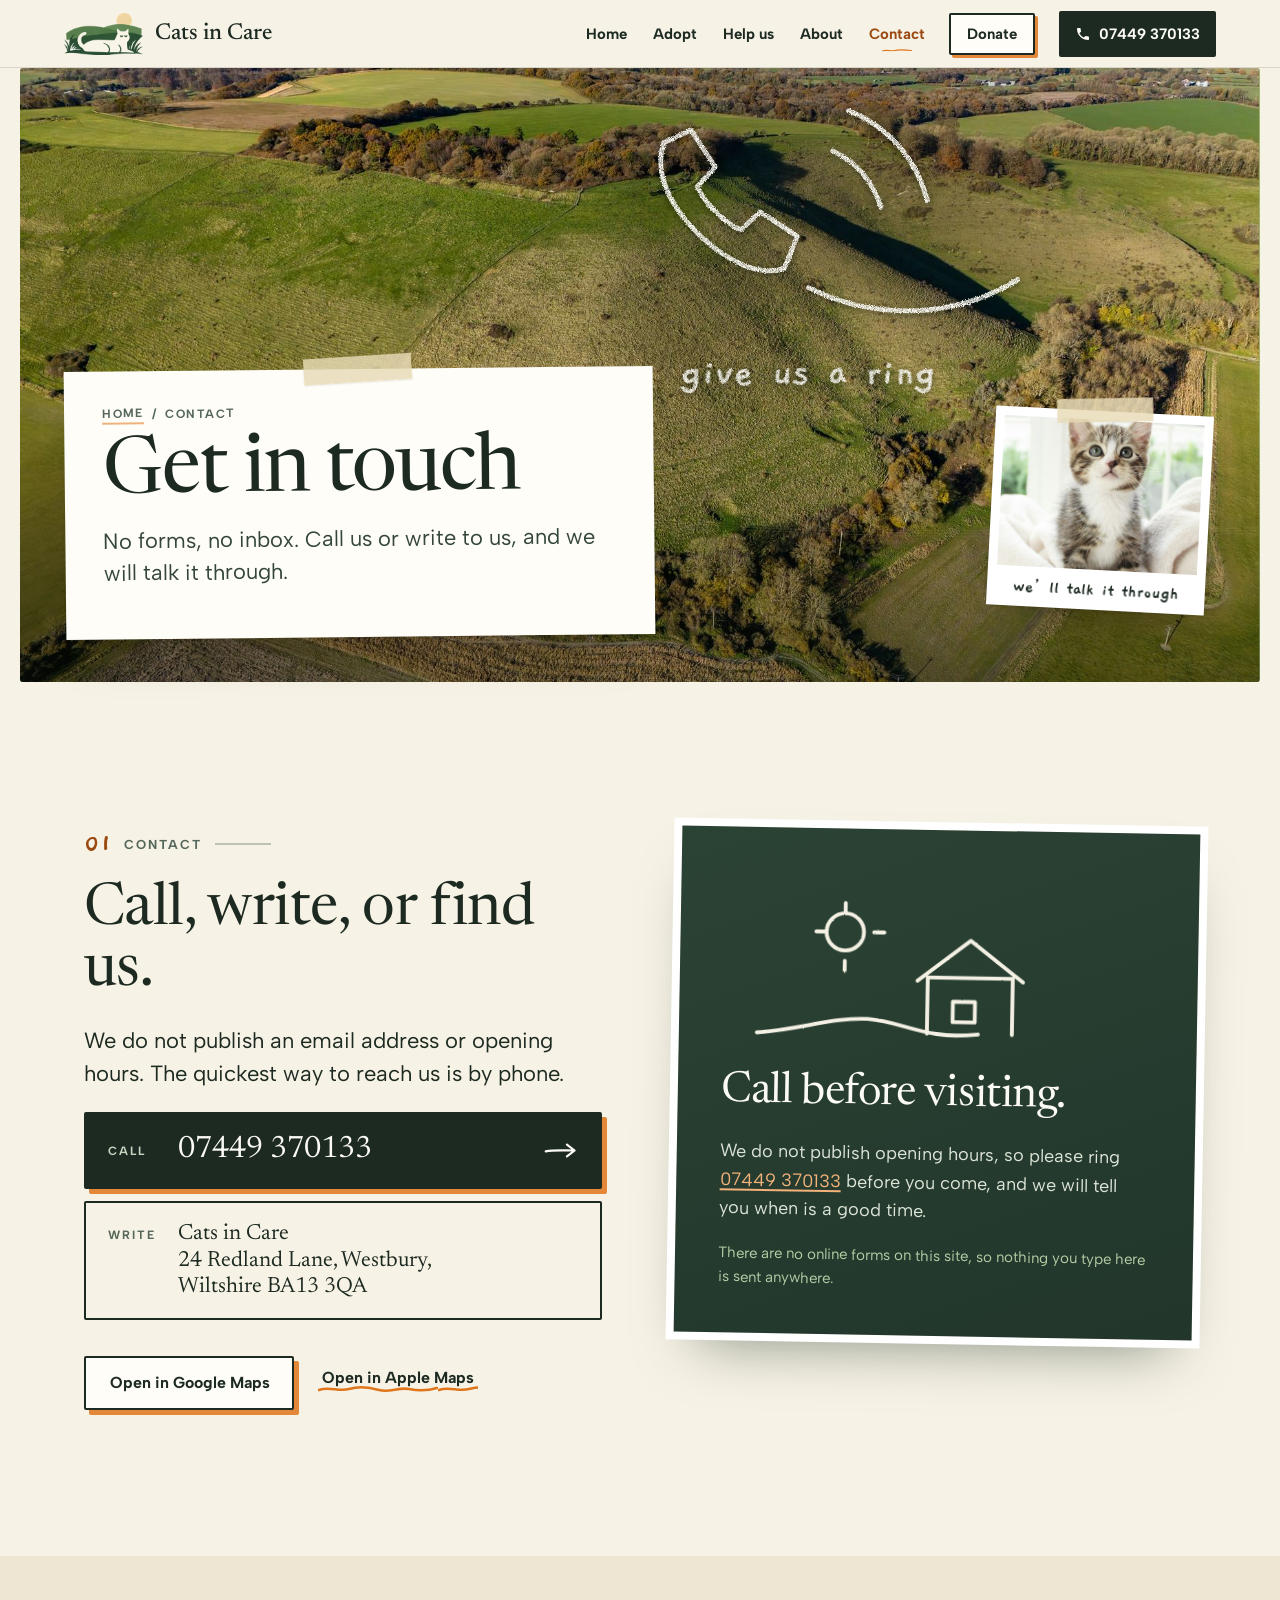
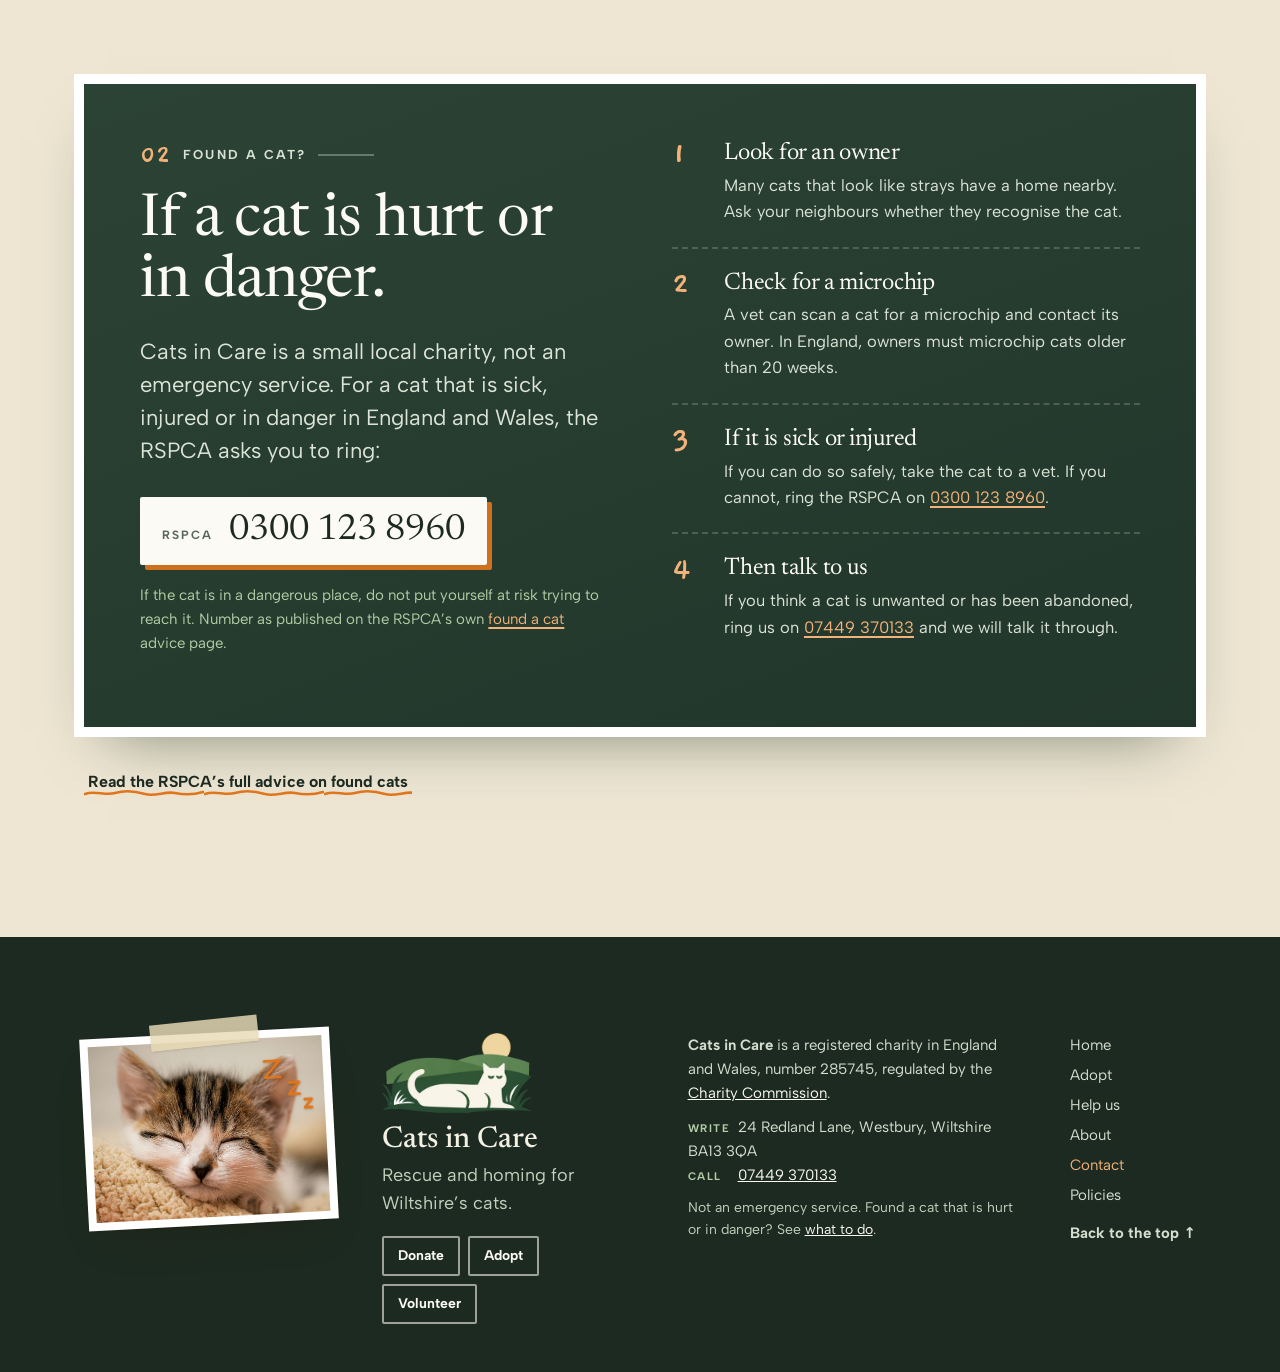
<file: contact.html>
<!doctype html>
<!--
  Cats in Care, website concept "Chalk and whiskers".
  Daylight photographs with a chalk layer drawn over them.
  Static site: open index.html directly or serve the folder. No build step.
-->
<html lang="en-GB">
<head>
<meta charset="utf-8">
<script>document.documentElement.classList.add('js')</script>
<meta name="viewport" content="width=device-width, initial-scale=1, viewport-fit=cover">
<title>Contact · Cats in Care, Westbury</title>
<meta name="description" content="Call Cats in Care on 07449 370133 or write to 24 Redland Lane, Westbury, Wiltshire BA13 3QA. What to do if you find a cat.">
<meta name="theme-color" content="#F7F2E6">
<meta property="og:type" content="website">
<meta property="og:site_name" content="Cats in Care">
<meta property="og:locale" content="en_GB">
<meta property="og:title" content="Contact · Cats in Care, Westbury">
<meta property="og:description" content="Call Cats in Care on 07449 370133 or write to 24 Redland Lane, Westbury, Wiltshire BA13 3QA. What to do if you find a cat.">
<meta property="og:image" content="https://catsincarewestbury.com/assets/og-hero-v2.jpg?v=2">
<meta property="og:image:type" content="image/jpeg">
<meta property="og:image:width" content="1800">
<meta property="og:image:height" content="945">
<meta property="og:image:alt" content="Cats in Care: a white chalk cat drawn onto a photograph of green Wiltshire chalk downland.">
<meta name="twitter:card" content="summary_large_image">
<meta name="twitter:title" content="Contact · Cats in Care, Westbury">
<meta name="twitter:description" content="Call Cats in Care on 07449 370133 or write to 24 Redland Lane, Westbury, Wiltshire BA13 3QA. What to do if you find a cat.">
<meta name="twitter:image" content="https://catsincarewestbury.com/assets/og-hero-v2.jpg?v=2">
<link rel="icon" href="assets/brand/cic-icon-128.png" type="image/png">
<link rel="apple-touch-icon" href="assets/brand/apple-touch-icon.png">
<link rel="preconnect" href="https://fonts.googleapis.com">
<link rel="preconnect" href="https://fonts.gstatic.com" crossorigin>
<link href="https://fonts.googleapis.com/css2?family=Newsreader:ital,opsz,wght@0,6..72,400;0,6..72,500;1,6..72,400&amp;family=Albert+Sans:ital,wght@0,400;0,600;0,700;1,400&amp;family=Gaegu:wght@400;700&amp;display=swap" rel="stylesheet">
<link rel="stylesheet" href="assets/style.css?v=8">
<script type="application/ld+json">{"@context": "https://schema.org", "@type": "NGO", "name": "Cats in Care", "description": "A registered charity in Westbury, Wiltshire, for the rescue and homing of unwanted and abandoned cats and kittens.", "address": {"@type": "PostalAddress", "streetAddress": "24 Redland Lane", "addressLocality": "Westbury", "addressRegion": "Wiltshire", "postalCode": "BA13 3QA", "addressCountry": "GB"}, "telephone": "+44 7449 370133", "foundingDate": "1982-11-10", "areaServed": "Wiltshire", "identifier": {"@type": "PropertyValue", "propertyID": "Charity Commission for England and Wales registered charity number", "value": "285745"}, "sameAs": ["https://register-of-charities.charitycommission.gov.uk/en/charity-search/-/charity-details/285745"]}</script>
</head>
<body id="top">
<svg width="0" height="0" style="position:absolute" aria-hidden="true" focusable="false">
  <defs>
    <filter id="chalk" x="-4%" y="-4%" width="108%" height="108%">
      <feTurbulence type="fractalNoise" baseFrequency="0.85" numOctaves="1" seed="4" result="n"/>
      <feDisplacementMap in="SourceGraphic" in2="n" scale="3.2" xChannelSelector="R" yChannelSelector="G"/>
    </filter>
    <filter id="chalk-soft" x="-4%" y="-4%" width="108%" height="108%">
      <feTurbulence type="fractalNoise" baseFrequency="1.4" numOctaves="1" seed="9" result="n"/>
      <feDisplacementMap in="SourceGraphic" in2="n" scale="2.2" xChannelSelector="R" yChannelSelector="G"/>
    </filter>
    <!-- chalk on a photograph: a rough edge plus grain knocked out of the stroke -->
    <filter id="chalk-photo" x="-5%" y="-5%" width="110%" height="110%">
      <feTurbulence type="fractalNoise" baseFrequency="0.9" numOctaves="2" seed="7" result="n"/>
      <feDisplacementMap in="SourceGraphic" in2="n" scale="4" xChannelSelector="R" yChannelSelector="G" result="d"/>
      <feTurbulence type="fractalNoise" baseFrequency="1.7" numOctaves="1" seed="2" result="g"/>
      <feColorMatrix in="g" type="matrix" values="0 0 0 0 0  0 0 0 0 0  0 0 0 0 0  0 0 0 -1.5 1.55" result="m"/>
      <feComposite in="d" in2="m" operator="in"/>
    </filter>
    <clipPath id="roundel"><circle cx="100" cy="100" r="94"/></clipPath>
  </defs>
  <symbol id="mark" viewBox="0 0 200 200">
    <g clip-path="url(#roundel)">
      <rect width="200" height="200" fill="#F4EFDF"/>
      <circle cx="152" cy="52" r="15" fill="#EFD9A0"/>
      <path d="M-10 84 C 50 66, 130 58, 210 70 L210 210 L-10 210Z" fill="#5F8C50"/>
      <path d="M-10 168 C 60 158, 140 162, 210 150 L210 210 L-10 210Z" fill="#2E5534"/>
      <g transform="translate(24 76) scale(0.56)">
        <path d="M44 132C22 128 20 88 58 78C100 68 150 72 180 70C186 58 190 44 196 36L194 8L212 24C218 22 224 22 230 24L246 10L246 38C254 50 252 66 238 74C236 90 238 108 246 122C256 124 266 126 266 132Z" fill="#F7F4EA"/>
        <path d="M42 112C8 106 4 64 34 56" fill="none" stroke="#F7F4EA" stroke-width="13" stroke-linecap="round"/>
        <path d="M206 128C210 112 208 100 200 92M150 132C160 112 150 92 128 86M208 46q5 4 10 0M228 45q5 4 10 0" fill="none" stroke="#5F8C50" stroke-width="6" stroke-linecap="round"/>
      </g>
    </g>
    <circle cx="100" cy="100" r="94" fill="none" stroke="#17301F" stroke-width="7"/>
  </symbol>
  <symbol id="arrow" viewBox="0 0 40 20"><path d="M2 11C12 9 24 10 36 10M27 3l9 7-9 7" fill="none" stroke="currentColor" stroke-width="2.6" stroke-linecap="round" stroke-linejoin="round"/></symbol>
</svg>

<a class="skip" href="#main">Skip to content</a>

<header class="bar" data-bar>
  <a class="brand" href="index.html" aria-label="Cats in Care, home">
    <img class="brand-mark" src="assets/brand/cic-emblem-120.webp" alt="" width="79" height="42">
    <span class="brand-word">Cats in Care</span>
  </a>
  <nav class="nav" id="site-nav" aria-label="Main" data-nav>
    <a href="index.html">Home</a>
    <a href="adopt.html">Adopt</a>
    <a href="help.html">Help us</a>
    <a href="about.html">About</a>
    <a href="contact.html" aria-current="page">Contact</a>
    <span class="nav-extra">
      <a class="btn btn-ink" href="help.html#donate">Donate <svg aria-hidden="true"><use href="#arrow"/></svg></a>
      <a class="btn-text" href="tel:+447449370133">Call 07449 370133</a>
    </span>
  </nav>
  <a class="bar-donate" href="help.html#donate">Donate</a>
  <a class="bar-call" href="tel:+447449370133" aria-label="Call 07449 370133"><svg viewBox="0 0 24 24" aria-hidden="true"><path d="M6.6 10.8a15.1 15.1 0 0 0 6.6 6.6l2.2-2.2c.3-.3.7-.4 1-.2 1.1.4 2.3.6 3.6.6.6 0 1 .4 1 1V20c0 .6-.4 1-1 1A17 17 0 0 1 3 4c0-.6.4-1 1-1h3.5c.6 0 1 .4 1 1 0 1.3.2 2.5.6 3.6.1.3 0 .7-.2 1z"/></svg><span>07449 370133</span></a>
  <button class="menu-btn" type="button" aria-expanded="false" aria-controls="site-nav" data-menu><span class="menu-lines" aria-hidden="true"><i></i><i></i></span><span class="menu-word">Menu</span></button>
</header>

<main id="main">

<!-- ===================================================== PAGE HEAD: downland photo, chalk phone line, taped kitten print (three depths) -->
<section class="pagehead ph-contact" data-top aria-labelledby="ph-title">
  <div class="ph-photo">
    <div class="ph-pan" data-speed="0.2">
      <img class="ph-img" src="assets/photo/hero-down-1800.jpg" srcset="assets/photo/hero-down-1200.jpg 1200w, assets/photo/hero-down-1800.jpg 1800w" sizes="100vw" width="1800" height="1350" data-ai="assets/ai/contact-bg.jpg" data-ai-alt="A tabby cat sitting on a dry-stone wall, with the green Wiltshire downs behind." alt="Green chalk downland between hedges and copses on a bright day, seen from the air." fetchpriority="high">
    </div>
    <div class="ph-pan ph-pan-chalk" data-speed="0.07" aria-hidden="true">
      <svg class="ph-chalk" viewBox="0 0 1600 900" preserveAspectRatio="xMidYMid slice" focusable="false">
        <g transform="translate(190 0)" fill="none" stroke="#FBFAF4" stroke-width="6" stroke-linecap="round" stroke-linejoin="round" filter="url(#chalk-photo)">
          <path class="ph-draw" pathLength="1" d="M640 200c-10 30 0 70 40 110s80 56 110 46l16-40-46-30-24 22c-20-8-46-34-54-54l22-24-30-46z"/>
          <path class="ph-draw" pathLength="1" d="M850 210c30 14 50 38 60 70M870 160c50 20 84 60 98 112"/>
          <path class="ph-draw" pathLength="1" stroke-dasharray=".02 .03" d="M820 380C900 420 1000 420 1080 370"/>
        </g>
        <text class="ph-hand" x="1010" y="500" text-anchor="middle" fill="#FBFAF4" filter="url(#chalk-photo)">give us a ring</text>
      </svg>
    </div>
  </div>
  <figure class="ph-print" data-speed="-0.12" data-var aria-hidden="true">
    <img src="assets/photo/kitten-window-640.jpg" width="640" height="800" alt="" loading="lazy">
    <span class="ph-print-cap">we’ll talk it through</span>
  </figure>
  <div class="ph-card">
    <nav class="crumbs" aria-label="Breadcrumb"><a href="index.html">Home</a><span aria-hidden="true">/</span><span aria-current="page">Contact</span></nav>
    <h1 id="ph-title">Get in touch</h1>
    <p class="ph-lede">No forms, no inbox. Call us or write to us, and we will talk it through.</p>
  </div>
</section>

<!-- ===================================================== CONTACT -->
<section class="sect" aria-labelledby="reach-title">
  <div class="wrap two">
    <div class="two-copy">
      <p class="label"><span>01</span> Contact</p>
      <h2 id="reach-title">Call, write, or find us.</h2>
      <p class="lede">We do not publish an email address or opening hours. The quickest way to reach us is by phone.</p>
      <div class="contact">
        <a class="contact-row contact-call" href="tel:+447449370133"><span class="k">Call</span><span class="v">07449 370133</span><svg class="contact-arrow" aria-hidden="true"><use href="#arrow"/></svg></a>
        <div class="contact-row"><span class="k">Write</span><address class="v">Cats in Care<br>24 Redland Lane, Westbury,<br>Wiltshire BA13 3QA</address></div>
      </div>
      <p class="maps"><a class="btn btn-line" href="https://www.google.com/maps/search/?api=1&amp;query=24%20Redland%20Lane%2C%20Westbury%2C%20Wiltshire%20BA13%203QA" rel="noopener">Open in Google Maps</a><a class="btn-text" href="https://maps.apple.com/?q=24%20Redland%20Lane%2C%20Westbury%2C%20Wiltshire%20BA13%203QA" rel="noopener">Open in Apple Maps</a></p>
    </div>
    <aside class="visit" aria-labelledby="visit-title">
      <svg class="visit-chalk" viewBox="0 0 400 220" aria-hidden="true" focusable="false">
        <g fill="none" stroke="#F4F1E4" stroke-width="4.5" stroke-linecap="round" stroke-linejoin="round" filter="url(#chalk-soft)">
          <path d="M40 190C90 186 130 170 170 172S240 196 300 188"/>
          <path d="M240 188V122H340V188M228 126L290 78L352 126"/>
          <path d="M270 150h26v24h-26z"/>
          <path d="M120 70a22 22 0 1 0 44 0a22 22 0 1 0 -44 0M142 48V36M142 104v12M120 70h-12M176 70h12"/>
        </g>
      </svg>
      <h2 id="visit-title">Call before visiting.</h2>
      <p>We do not publish opening hours, so please ring <a href="tel:+447449370133">07449 370133</a> before you come, and we will tell you when is a good time.</p>
      <p class="small">There are no online forms on this site, so nothing you type here is sent anywhere.</p>
    </aside>
  </div>
</section>

<!-- ===================================================== FOUND A CAT -->
<section class="sect sect-kraft" id="found" aria-labelledby="found-title">
  <div class="wrap">
    <div class="found-board">
      <div class="found-copy">
        <p class="label label-chalk"><span>02</span> Found a cat?</p>
        <h2 id="found-title">If a cat is hurt or in danger.</h2>
        <p class="lede">Cats in Care is a small local charity, not an emergency service. For a cat that is sick, injured or in danger in England and Wales, the RSPCA asks you to ring:</p>
        <a class="rspca-call" href="tel:03001238960"><span class="k">RSPCA</span><span class="v">0300 123 8960</span></a>
        <p class="small">If the cat is in a dangerous place, do not put yourself at risk trying to reach it. Number as published on the RSPCA’s own <a href="https://www.rspca.org.uk/adviceandwelfare/pets/found/cat" rel="noopener">found a cat</a> advice page.</p>
      </div>
      <ol class="found-steps">
        <li><h3>Look for an owner</h3><p>Many cats that look like strays have a home nearby. Ask your neighbours whether they recognise the cat.</p></li>
        <li><h3>Check for a microchip</h3><p>A vet can scan a cat for a microchip and contact its owner. In England, owners must microchip cats older than 20 weeks.</p></li>
        <li><h3>If it is sick or injured</h3><p>If you can do so safely, take the cat to a vet. If you cannot, ring the RSPCA on <a href="tel:03001238960">0300 123 8960</a>.</p></li>
        <li><h3>Then talk to us</h3><p>If you think a cat is unwanted or has been abandoned, ring us on <a href="tel:+447449370133">07449 370133</a> and we will talk it through.</p></li>
      </ol>
    </div>
    <p class="found-more"><a class="btn-text" href="https://www.rspca.org.uk/adviceandwelfare/pets/found/cat" rel="noopener">Read the RSPCA’s full advice on found cats</a></p>
  </div>
</section>

</main>

<footer class="foot" aria-labelledby="foot-title">
  <div class="wrap foot-inner">
    <figure class="print foot-print" aria-hidden="true">
      <img src="assets/photo/foot-kitten-900.jpg" width="900" height="675" alt="" loading="lazy">
      <svg class="print-chalk" viewBox="0 0 400 300" focusable="false">
        <g fill="none" stroke="#E0761B" stroke-width="4.5" stroke-linecap="round" stroke-linejoin="round" filter="url(#chalk-soft)">
          <path d="M300 40h26l-26 28h26M340 78h18l-18 20h18M366 108h12l-12 14h12"/>
        </g>
      </svg>
    </figure>
    <div class="foot-brand">
      <img class="foot-mark" src="assets/brand/cic-emblem-200.webp" alt="" width="150" height="80" loading="lazy">
      <p id="foot-title" class="foot-name">Cats in Care</p>
      <p class="foot-line">Rescue and homing for Wiltshire’s cats.</p>
      <p class="foot-actions"><a class="foot-btn" href="help.html#donate">Donate</a><a class="foot-btn" href="adopt.html">Adopt</a><a class="foot-btn" href="help.html#volunteer">Volunteer</a></p>
    </div>
    <div class="foot-legal">
      <p><strong>Cats in Care</strong> is a registered charity in England and Wales, number 285745, regulated by the <a href="https://register-of-charities.charitycommission.gov.uk/charity-search/-/charity-details/285745" rel="noopener">Charity Commission</a>.</p>
      <p><span class="foot-k">Write</span> 24 Redland Lane, Westbury, Wiltshire BA13 3QA<br><span class="foot-k">Call</span> <a href="tel:+447449370133">07449 370133</a></p>
      <p class="foot-small">Not an emergency service. Found a cat that is hurt or in danger? See <a href="contact.html#found">what to do</a>.</p>
    </div>
    <nav class="foot-nav" aria-label="Footer">
      <a href="index.html">Home</a><a href="adopt.html">Adopt</a><a href="help.html">Help us</a><a href="about.html">About</a><a href="contact.html" aria-current="page">Contact</a><a href="policies.html">Policies</a><a class="foot-top" href="#top">Back to the top <span aria-hidden="true">↑</span></a>
    </nav>
  </div>
</footer>

<script src="assets/main.js?v=8"></script>
</body>
</html>
</file>
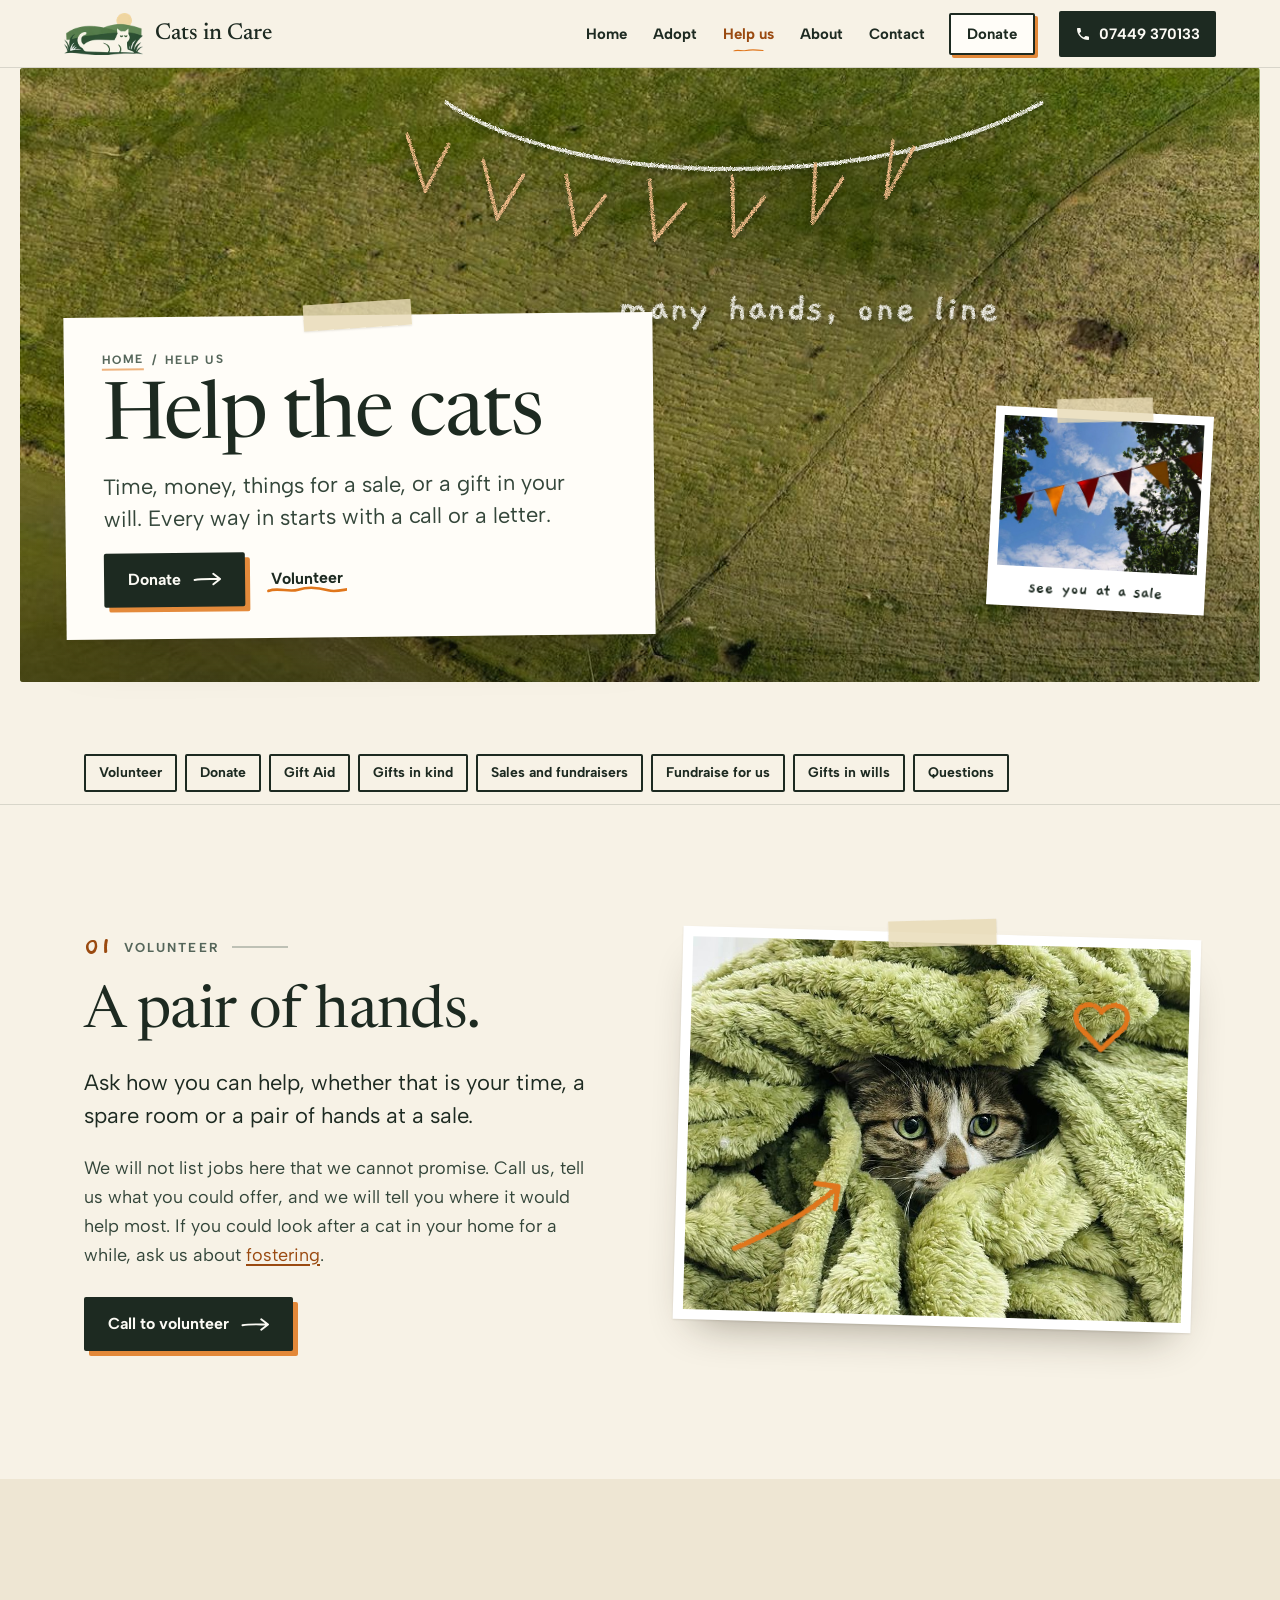
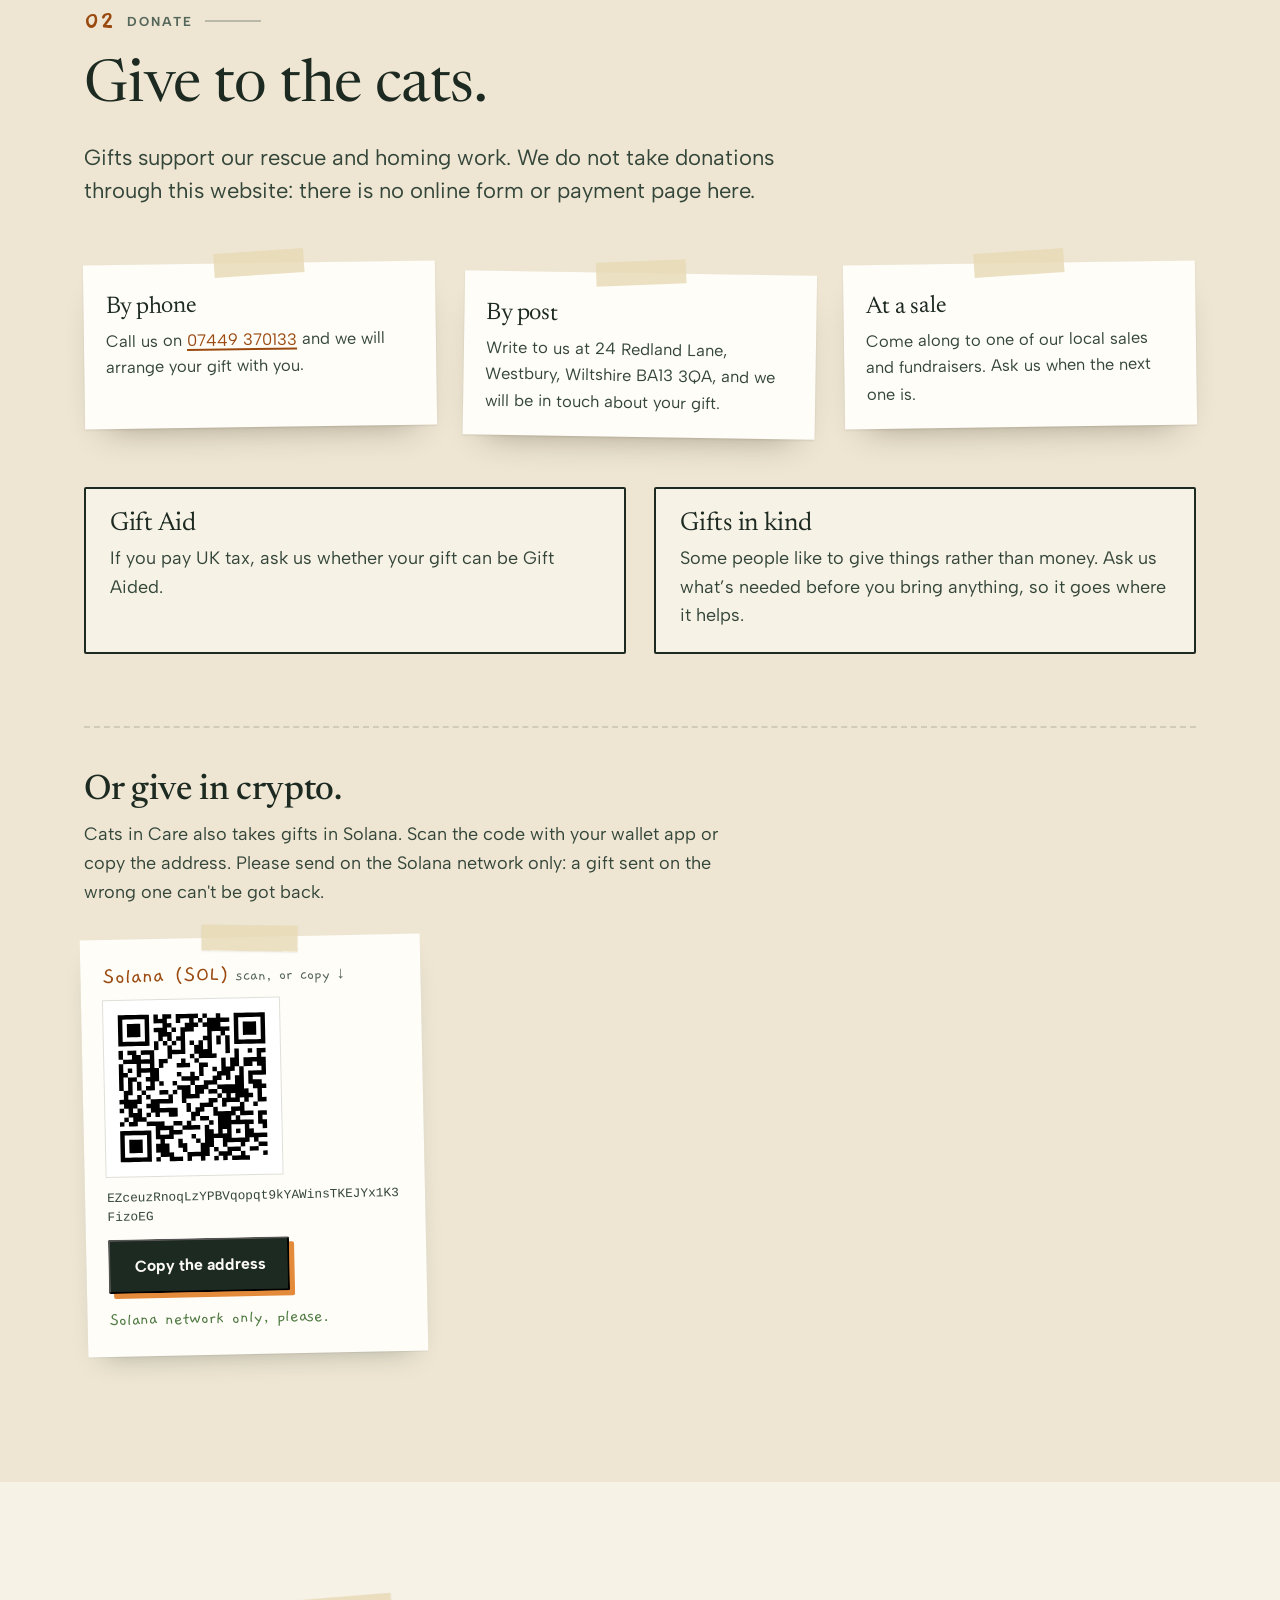
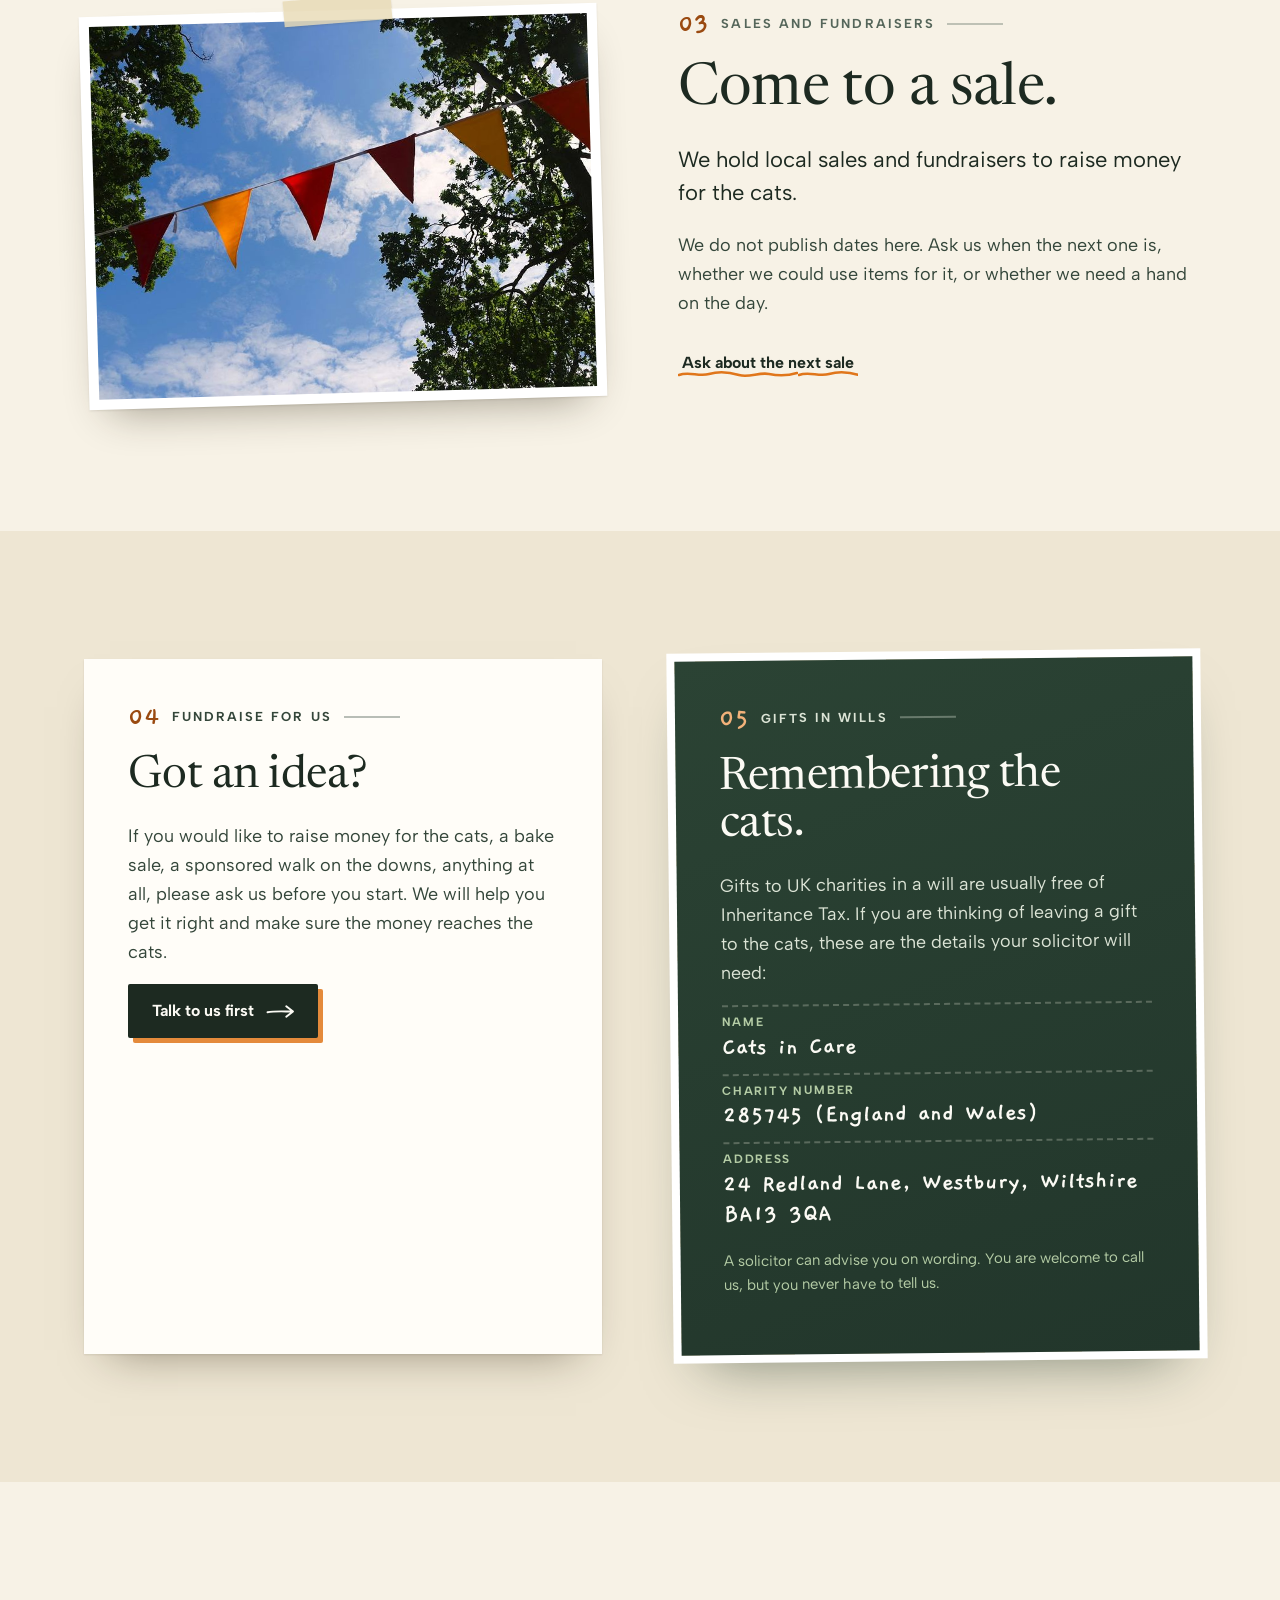
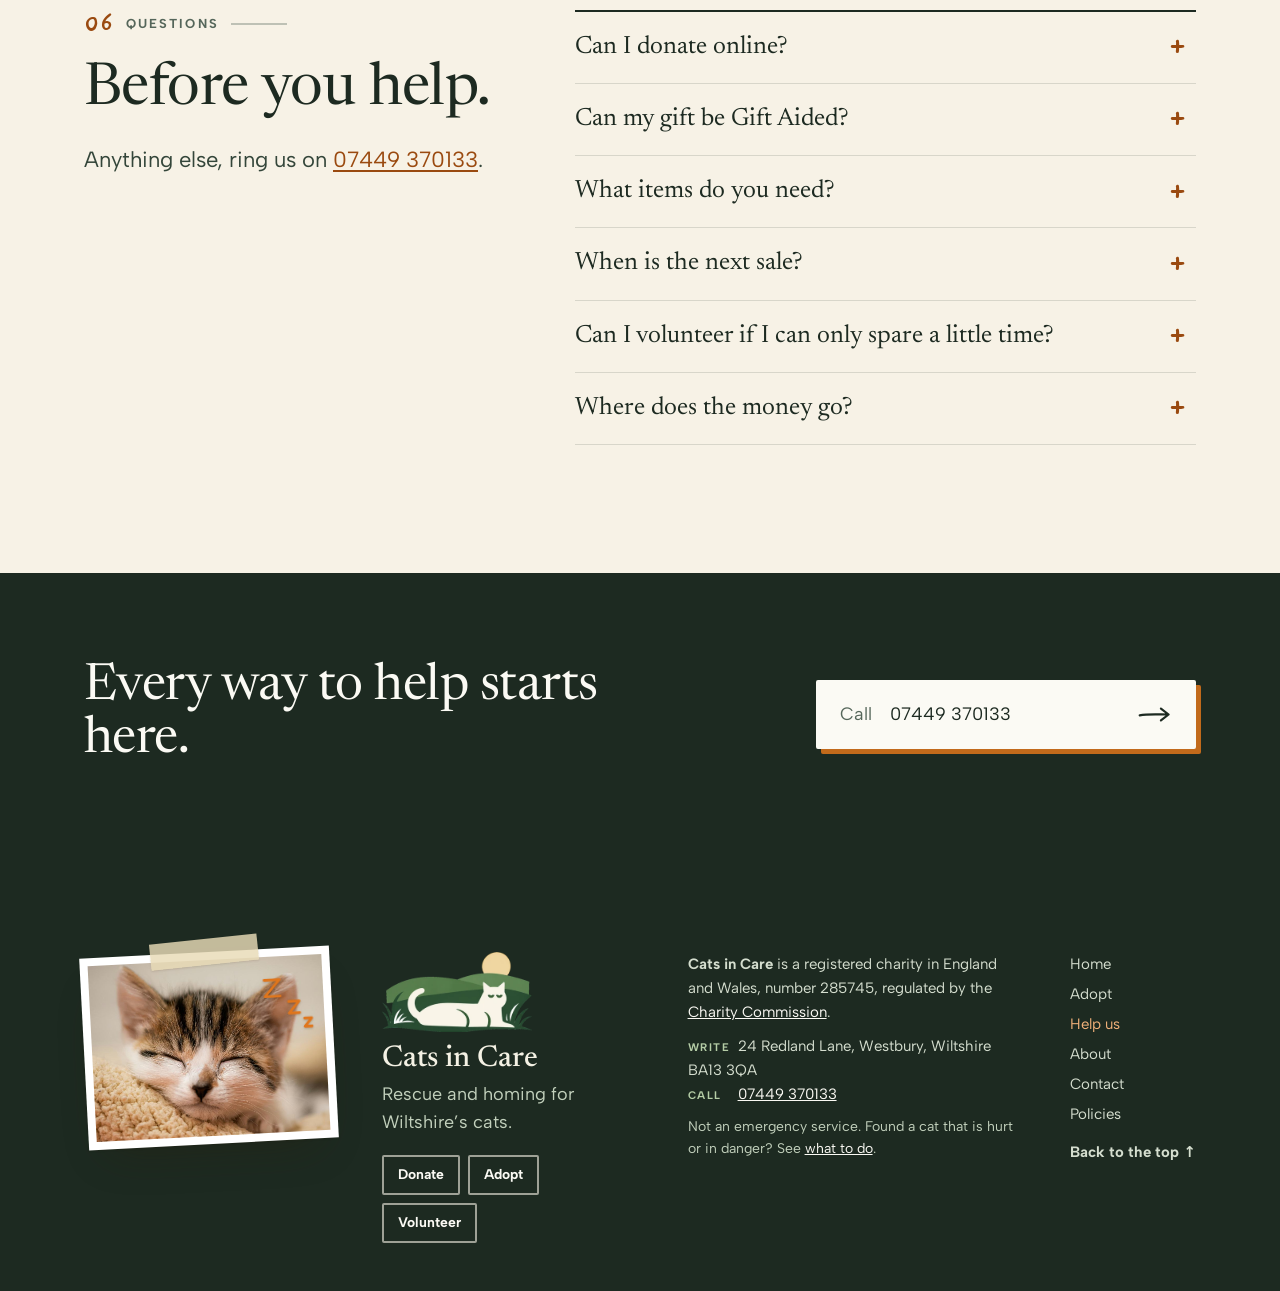
<file: help.html>
<!doctype html>
<!--
  Cats in Care, website concept "Chalk and whiskers".
  Daylight photographs with a chalk layer drawn over them.
  Static site: open index.html directly or serve the folder. No build step.
-->
<html lang="en-GB">
<head>
<meta charset="utf-8">
<script>document.documentElement.classList.add('js')</script>
<meta name="viewport" content="width=device-width, initial-scale=1, viewport-fit=cover">
<title>Help the cats · Cats in Care, Westbury</title>
<meta name="description" content="Ways to help Cats in Care, a Westbury cat rescue charity: volunteer, donate, Gift Aid, gifts in wills, sales and fundraisers, and gifts in kind.">
<meta name="theme-color" content="#F7F2E6">
<meta property="og:type" content="website">
<meta property="og:site_name" content="Cats in Care">
<meta property="og:locale" content="en_GB">
<meta property="og:title" content="Help the cats · Cats in Care, Westbury">
<meta property="og:description" content="Ways to help Cats in Care, a Westbury cat rescue charity: volunteer, donate, Gift Aid, gifts in wills, sales and fundraisers, and gifts in kind.">
<meta property="og:image" content="https://catsincarewestbury.com/assets/og-hero-v2.jpg?v=2">
<meta property="og:image:type" content="image/jpeg">
<meta property="og:image:width" content="1800">
<meta property="og:image:height" content="945">
<meta property="og:image:alt" content="Cats in Care: a white chalk cat drawn onto a photograph of green Wiltshire chalk downland.">
<meta name="twitter:card" content="summary_large_image">
<meta name="twitter:title" content="Help the cats · Cats in Care, Westbury">
<meta name="twitter:description" content="Ways to help Cats in Care, a Westbury cat rescue charity: volunteer, donate, Gift Aid, gifts in wills, sales and fundraisers, and gifts in kind.">
<meta name="twitter:image" content="https://catsincarewestbury.com/assets/og-hero-v2.jpg?v=2">
<link rel="icon" href="assets/brand/cic-icon-128.png" type="image/png">
<link rel="apple-touch-icon" href="assets/brand/apple-touch-icon.png">
<link rel="preconnect" href="https://fonts.googleapis.com">
<link rel="preconnect" href="https://fonts.gstatic.com" crossorigin>
<link href="https://fonts.googleapis.com/css2?family=Newsreader:ital,opsz,wght@0,6..72,400;0,6..72,500;1,6..72,400&amp;family=Albert+Sans:ital,wght@0,400;0,600;0,700;1,400&amp;family=Gaegu:wght@400;700&amp;display=swap" rel="stylesheet">
<link rel="stylesheet" href="assets/style.css?v=8">
<script type="application/ld+json">{"@context": "https://schema.org", "@type": "NGO", "name": "Cats in Care", "description": "A registered charity in Westbury, Wiltshire, for the rescue and homing of unwanted and abandoned cats and kittens.", "address": {"@type": "PostalAddress", "streetAddress": "24 Redland Lane", "addressLocality": "Westbury", "addressRegion": "Wiltshire", "postalCode": "BA13 3QA", "addressCountry": "GB"}, "telephone": "+44 7449 370133", "foundingDate": "1982-11-10", "areaServed": "Wiltshire", "identifier": {"@type": "PropertyValue", "propertyID": "Charity Commission for England and Wales registered charity number", "value": "285745"}, "sameAs": ["https://register-of-charities.charitycommission.gov.uk/en/charity-search/-/charity-details/285745"]}</script>
</head>
<body id="top">
<svg width="0" height="0" style="position:absolute" aria-hidden="true" focusable="false">
  <defs>
    <filter id="chalk" x="-4%" y="-4%" width="108%" height="108%">
      <feTurbulence type="fractalNoise" baseFrequency="0.85" numOctaves="1" seed="4" result="n"/>
      <feDisplacementMap in="SourceGraphic" in2="n" scale="3.2" xChannelSelector="R" yChannelSelector="G"/>
    </filter>
    <filter id="chalk-soft" x="-4%" y="-4%" width="108%" height="108%">
      <feTurbulence type="fractalNoise" baseFrequency="1.4" numOctaves="1" seed="9" result="n"/>
      <feDisplacementMap in="SourceGraphic" in2="n" scale="2.2" xChannelSelector="R" yChannelSelector="G"/>
    </filter>
    <!-- chalk on a photograph: a rough edge plus grain knocked out of the stroke -->
    <filter id="chalk-photo" x="-5%" y="-5%" width="110%" height="110%">
      <feTurbulence type="fractalNoise" baseFrequency="0.9" numOctaves="2" seed="7" result="n"/>
      <feDisplacementMap in="SourceGraphic" in2="n" scale="4" xChannelSelector="R" yChannelSelector="G" result="d"/>
      <feTurbulence type="fractalNoise" baseFrequency="1.7" numOctaves="1" seed="2" result="g"/>
      <feColorMatrix in="g" type="matrix" values="0 0 0 0 0  0 0 0 0 0  0 0 0 0 0  0 0 0 -1.5 1.55" result="m"/>
      <feComposite in="d" in2="m" operator="in"/>
    </filter>
    <clipPath id="roundel"><circle cx="100" cy="100" r="94"/></clipPath>
  </defs>
  <symbol id="mark" viewBox="0 0 200 200">
    <g clip-path="url(#roundel)">
      <rect width="200" height="200" fill="#F4EFDF"/>
      <circle cx="152" cy="52" r="15" fill="#EFD9A0"/>
      <path d="M-10 84 C 50 66, 130 58, 210 70 L210 210 L-10 210Z" fill="#5F8C50"/>
      <path d="M-10 168 C 60 158, 140 162, 210 150 L210 210 L-10 210Z" fill="#2E5534"/>
      <g transform="translate(24 76) scale(0.56)">
        <path d="M44 132C22 128 20 88 58 78C100 68 150 72 180 70C186 58 190 44 196 36L194 8L212 24C218 22 224 22 230 24L246 10L246 38C254 50 252 66 238 74C236 90 238 108 246 122C256 124 266 126 266 132Z" fill="#F7F4EA"/>
        <path d="M42 112C8 106 4 64 34 56" fill="none" stroke="#F7F4EA" stroke-width="13" stroke-linecap="round"/>
        <path d="M206 128C210 112 208 100 200 92M150 132C160 112 150 92 128 86M208 46q5 4 10 0M228 45q5 4 10 0" fill="none" stroke="#5F8C50" stroke-width="6" stroke-linecap="round"/>
      </g>
    </g>
    <circle cx="100" cy="100" r="94" fill="none" stroke="#17301F" stroke-width="7"/>
  </symbol>
  <symbol id="arrow" viewBox="0 0 40 20"><path d="M2 11C12 9 24 10 36 10M27 3l9 7-9 7" fill="none" stroke="currentColor" stroke-width="2.6" stroke-linecap="round" stroke-linejoin="round"/></symbol>
</svg>

<a class="skip" href="#main">Skip to content</a>

<header class="bar" data-bar>
  <a class="brand" href="index.html" aria-label="Cats in Care, home">
    <img class="brand-mark" src="assets/brand/cic-emblem-120.webp" alt="" width="79" height="42">
    <span class="brand-word">Cats in Care</span>
  </a>
  <nav class="nav" id="site-nav" aria-label="Main" data-nav>
    <a href="index.html">Home</a>
    <a href="adopt.html">Adopt</a>
    <a href="help.html" aria-current="page">Help us</a>
    <a href="about.html">About</a>
    <a href="contact.html">Contact</a>
    <span class="nav-extra">
      <a class="btn btn-ink" href="help.html#donate">Donate <svg aria-hidden="true"><use href="#arrow"/></svg></a>
      <a class="btn-text" href="tel:+447449370133">Call 07449 370133</a>
    </span>
  </nav>
  <a class="bar-donate" href="help.html#donate">Donate</a>
  <a class="bar-call" href="tel:+447449370133" aria-label="Call 07449 370133"><svg viewBox="0 0 24 24" aria-hidden="true"><path d="M6.6 10.8a15.1 15.1 0 0 0 6.6 6.6l2.2-2.2c.3-.3.7-.4 1-.2 1.1.4 2.3.6 3.6.6.6 0 1 .4 1 1V20c0 .6-.4 1-1 1A17 17 0 0 1 3 4c0-.6.4-1 1-1h3.5c.6 0 1 .4 1 1 0 1.3.2 2.5.6 3.6.1.3 0 .7-.2 1z"/></svg><span>07449 370133</span></a>
  <button class="menu-btn" type="button" aria-expanded="false" aria-controls="site-nav" data-menu><span class="menu-lines" aria-hidden="true"><i></i><i></i></span><span class="menu-word">Menu</span></button>
</header>

<main id="main">

<!-- ===================================================== PAGE HEAD: hillside photo, chalk bunting, taped bunting print (three depths) -->
<section class="pagehead ph-help" data-top aria-labelledby="ph-title">
  <div class="ph-photo">
    <div class="ph-pan" data-speed="0.2">
      <img class="ph-img" src="assets/photo/board-hill-1200.jpg" srcset="assets/photo/board-hill-700.jpg 700w, assets/photo/board-hill-1200.jpg 1200w" sizes="100vw" width="1200" height="902" data-ai="assets/ai/help-bg.jpg" data-ai-alt="An old wooden garden gate in a stone wall on a quiet Wiltshire lane, with a chalk down beyond." alt="A green chalk hillside on a bright day, seen from the air." fetchpriority="high">
    </div>
    <div class="ph-pan ph-pan-chalk" data-speed="0.07" aria-hidden="true">
      <svg class="ph-chalk" viewBox="0 0 1600 900" preserveAspectRatio="xMidYMid slice" focusable="false">
        <g fill="none" stroke="#FBFAF4" stroke-width="5" stroke-linecap="round" stroke-linejoin="round" filter="url(#chalk-photo)">
          <path class="ph-draw" pathLength="1" d="M560 150C720 260 1100 260 1300 150"/>
          <g class="bunting" transform="translate(150 0) scale(.86 1)">
            <path class="ph-draw" pathLength="1" d="M420 190l26 70 34-58"/>
            <path class="ph-draw" pathLength="1" d="M530 222l20 72 38-54"/>
            <path class="ph-draw" pathLength="1" d="M650 240l14 74 42-48"/>
            <path class="ph-draw" pathLength="1" d="M770 246l8 74 44-44"/>
            <path class="ph-draw" pathLength="1" d="M890 242l2 74 44-48"/>
            <path class="ph-draw" pathLength="1" d="M1010 226l-4 74 44-56"/>
            <path class="ph-draw" pathLength="1" d="M1122 198l-10 70 40-62"/>
          </g>
        </g>
        <text class="ph-hand" x="1010" y="420" text-anchor="middle" fill="#FBFAF4" filter="url(#chalk-photo)">many hands, one line</text>
      </svg>
    </div>
  </div>
  <figure class="ph-print" data-speed="-0.12" data-var aria-hidden="true">
    <img src="assets/photo/card-sales-800.jpg" width="800" height="600" alt="" loading="lazy">
    <span class="ph-print-cap">see you at a sale</span>
  </figure>
  <div class="ph-card">
    <nav class="crumbs" aria-label="Breadcrumb"><a href="index.html">Home</a><span aria-hidden="true">/</span><span aria-current="page">Help us</span></nav>
    <h1 id="ph-title">Help the cats</h1>
    <p class="ph-lede">Time, money, things for a sale, or a gift in your will. Every way in starts with a call or a letter.</p>
    <div class="cta">
      <a class="btn btn-ink" href="#donate">Donate <svg aria-hidden="true"><use href="#arrow"/></svg></a>
      <a class="btn-text" href="#volunteer">Volunteer</a>
    </div>
  </div>
</section>

<!-- ===================================================== JUMP LIST: chalk-ticked chips -->
<nav class="jump" aria-label="On this page">
  <div class="wrap jump-inner">
    <a href="#volunteer">Volunteer</a><a href="#donate">Donate</a><a href="#gift-aid">Gift Aid</a><a href="#kind">Gifts in kind</a><a href="#sales">Sales and fundraisers</a><a href="#fundraise">Fundraise for us</a><a href="#wills">Gifts in wills</a><a href="#help-faq">Questions</a>
  </div>
</nav>

<!-- ===================================================== VOLUNTEER -->
<section class="sect" id="volunteer" aria-labelledby="vol-title">
  <div class="wrap two">
    <div class="two-copy">
      <p class="label"><span>01</span> Volunteer</p>
      <h2 id="vol-title">A pair of hands.</h2>
      <p class="lede">Ask how you can help, whether that is your time, a spare room or a pair of hands at a sale.</p>
      <p>We will not list jobs here that we cannot promise. Call us, tell us what you could offer, and we will tell you where it would help most. If you could look after a cat in your home for a while, ask us about <a href="adopt.html#foster">fostering</a>.</p>
      <a class="btn btn-ink" href="tel:+447449370133">Call to volunteer <svg aria-hidden="true"><use href="#arrow"/></svg></a>
    </div>
    <figure class="print print-tilt">
      <img src="assets/photo/card-rescue-800.jpg" width="800" height="600" alt="A tabby cat peeping out from a pile of green fleece blankets." loading="lazy">
      <svg class="print-chalk" viewBox="0 0 400 300" aria-hidden="true" focusable="false">
        <g fill="none" stroke="#E0761B" stroke-width="4" stroke-linecap="round" stroke-linejoin="round" filter="url(#chalk-soft)">
          <path d="M330 52c-8-12-28-4-18 12l18 18 18-18c10-16-10-24-18-12z"/>
          <path d="M40 250C70 236 96 222 120 200M104 196l18 2-2 18"/>
        </g>
      </svg>
    </figure>
  </div>
</section>

<!-- ===================================================== DONATE -->
<section class="sect sect-kraft" id="donate" aria-labelledby="donate-title">
  <div class="wrap">
    <div class="sect-head">
      <p class="label"><span>02</span> Donate</p>
      <h2 id="donate-title">Give to the cats.</h2>
      <p class="lede">Gifts support our rescue and homing work. We do not take donations through this website: there is no online form or payment page here.</p>
    </div>
    <ul class="notes notes-3">
      <li class="note"><h3>By phone</h3><p>Call us on <a href="tel:+447449370133">07449 370133</a> and we will arrange your gift with you.</p></li>
      <li class="note"><h3>By post</h3><p>Write to us at 24 Redland Lane, Westbury, Wiltshire BA13 3QA, and we will be in touch about your gift.</p></li>
      <li class="note"><h3>At a sale</h3><p>Come along to one of our local sales and fundraisers. Ask us when the next one is.</p></li>
    </ul>
    <div class="aside-row" id="gift-aid">
      <div class="aside">
        <h3>Gift Aid</h3>
        <p>If you pay UK tax, ask us whether your gift can be Gift Aided.</p>
      </div>
      <div class="aside" id="kind">
        <h3>Gifts in kind</h3>
        <p>Some people like to give things rather than money. Ask us what’s needed before you bring anything, so it goes where it helps.</p>
      </div>
    </div>
  </div>
<!-- crypto:start -->
<div class="wrap crypto-wrap"><div class="crypto-give" id="give-crypto">
  <h3>Or give in crypto.</h3>
  <p class="crypto-note">Cats in Care also takes gifts in Solana. Scan the code with your wallet app or copy the address. Please send on the Solana network only: a gift sent on the wrong one can't be got back.</p>
  <div class="crypto-wallets">
  <!-- wallets:start --><div class="crypto-wallet" data-net="sol"><p class="crypto-net">Solana (SOL)</p><div class="crypto-qr"><svg role="img" aria-label="QR code for the address" width="35mm" height="35mm" version="1.1" viewBox="0 0 35 35" xmlns="http://www.w3.org/2000/svg"><path d="M1,1H2V2H1zM2,1H3V2H2zM3,1H4V2H3zM4,1H5V2H4zM5,1H6V2H5zM6,1H7V2H6zM7,1H8V2H7zM9,1H10V2H9zM11,1H12V2H11zM12,1H13V2H12zM14,1H15V2H14zM15,1H16V2H15zM16,1H17V2H16zM17,1H18V2H17zM18,1H19V2H18zM20,1H21V2H20zM23,1H24V2H23zM27,1H28V2H27zM28,1H29V2H28zM29,1H30V2H29zM30,1H31V2H30zM31,1H32V2H31zM32,1H33V2H32zM33,1H34V2H33zM1,2H2V3H1zM7,2H8V3H7zM9,2H10V3H9zM10,2H11V3H10zM11,2H12V3H11zM14,2H15V3H14zM17,2H18V3H17zM19,2H20V3H19zM21,2H22V3H21zM22,2H23V3H22zM23,2H24V3H23zM24,2H25V3H24zM25,2H26V3H25zM27,2H28V3H27zM33,2H34V3H33zM1,3H2V4H1zM3,3H4V4H3zM4,3H5V4H4zM5,3H6V4H5zM7,3H8V4H7zM11,3H12V4H11zM12,3H13V4H12zM16,3H17V4H16zM17,3H18V4H17zM18,3H19V4H18zM20,3H21V4H20zM21,3H22V4H21zM22,3H23V4H22zM23,3H24V4H23zM27,3H28V4H27zM29,3H30V4H29zM30,3H31V4H30zM31,3H32V4H31zM33,3H34V4H33zM1,4H2V5H1zM3,4H4V5H3zM4,4H5V5H4zM5,4H6V5H5zM7,4H8V5H7zM9,4H10V5H9zM10,4H11V5H10zM11,4H12V5H11zM13,4H14V5H13zM15,4H16V5H15zM16,4H17V5H16zM17,4H18V5H17zM21,4H22V5H21zM22,4H23V5H22zM23,4H24V5H23zM24,4H25V5H24zM25,4H26V5H25zM27,4H28V5H27zM29,4H30V5H29zM30,4H31V5H30zM31,4H32V5H31zM33,4H34V5H33zM1,5H2V6H1zM3,5H4V6H3zM4,5H5V6H4zM5,5H6V6H5zM7,5H8V6H7zM10,5H11V6H10zM11,5H12V6H11zM12,5H13V6H12zM15,5H16V6H15zM21,5H22V6H21zM24,5H25V6H24zM27,5H28V6H27zM29,5H30V6H29zM30,5H31V6H30zM31,5H32V6H31zM33,5H34V6H33zM1,6H2V7H1zM7,6H8V7H7zM10,6H11V7H10zM12,6H13V7H12zM14,6H15V7H14zM15,6H16V7H15zM20,6H21V7H20zM21,6H22V7H21zM23,6H24V7H23zM25,6H26V7H25zM27,6H28V7H27zM33,6H34V7H33zM1,7H2V8H1zM2,7H3V8H2zM3,7H4V8H3zM4,7H5V8H4zM5,7H6V8H5zM6,7H7V8H6zM7,7H8V8H7zM9,7H10V8H9zM11,7H12V8H11zM13,7H14V8H13zM15,7H16V8H15zM17,7H18V8H17zM19,7H20V8H19zM21,7H22V8H21zM23,7H24V8H23zM25,7H26V8H25zM27,7H28V8H27zM28,7H29V8H28zM29,7H30V8H29zM30,7H31V8H30zM31,7H32V8H31zM32,7H33V8H32zM33,7H34V8H33zM9,8H10V9H9zM12,8H13V9H12zM15,8H16V9H15zM18,8H19V9H18zM19,8H20V9H19zM21,8H22V9H21zM25,8H26V9H25zM1,9H2V10H1zM3,9H4V10H3zM4,9H5V10H4zM6,9H7V10H6zM7,9H8V10H7zM8,9H9V10H8zM12,9H13V10H12zM13,9H14V10H13zM14,9H15V10H14zM15,9H16V10H15zM18,9H19V10H18zM19,9H20V10H19zM20,9H21V10H20zM21,9H22V10H21zM25,9H26V10H25zM27,9H28V10H27zM30,9H31V10H30zM32,9H33V10H32zM33,9H34V10H33zM1,10H2V11H1zM4,10H5V11H4zM5,10H6V11H5zM8,10H9V11H8zM12,10H13V11H12zM17,10H18V11H17zM19,10H20V11H19zM20,10H21V11H20zM21,10H22V11H21zM22,10H23V11H22zM27,10H28V11H27zM32,10H33V11H32zM2,11H3V12H2zM3,11H4V12H3zM4,11H5V12H4zM5,11H6V12H5zM6,11H7V12H6zM7,11H8V12H7zM8,11H9V12H8zM10,11H11V12H10zM11,11H12V12H11zM15,11H16V12H15zM18,11H19V12H18zM24,11H25V12H24zM26,11H27V12H26zM27,11H28V12H27zM29,11H30V12H29zM30,11H31V12H30zM31,11H32V12H31zM32,11H33V12H32zM33,11H34V12H33zM1,12H2V13H1zM5,12H6V13H5zM8,12H9V13H8zM10,12H11V13H10zM14,12H15V13H14zM15,12H16V13H15zM16,12H17V13H16zM19,12H20V13H19zM20,12H21V13H20zM24,12H25V13H24zM26,12H27V13H26zM27,12H28V13H27zM29,12H30V13H29zM30,12H31V13H30zM32,12H33V13H32zM33,12H34V13H33zM1,13H2V14H1zM3,13H4V14H3zM5,13H6V14H5zM6,13H7V14H6zM7,13H8V14H7zM8,13H9V14H8zM9,13H10V14H9zM19,13H20V14H19zM22,13H23V14H22zM24,13H25V14H24zM25,13H26V14H25zM26,13H27V14H26zM28,13H29V14H28zM33,13H34V14H33zM1,14H2V15H1zM2,14H3V15H2zM5,14H6V15H5zM8,14H9V15H8zM9,14H10V15H9zM14,14H15V15H14zM17,14H18V15H17zM19,14H20V15H19zM23,14H24V15H23zM24,14H25V15H24zM25,14H26V15H25zM28,14H29V15H28zM30,14H31V15H30zM31,14H32V15H31zM32,14H33V15H32zM33,14H34V15H33zM1,15H2V16H1zM3,15H4V16H3zM4,15H5V16H4zM7,15H8V16H7zM8,15H9V16H8zM9,15H10V16H9zM15,15H16V16H15zM16,15H17V16H16zM17,15H18V16H17zM18,15H19V16H18zM22,15H23V16H22zM23,15H24V16H23zM25,15H26V16H25zM27,15H28V16H27zM28,15H29V16H28zM30,15H31V16H30zM1,16H2V17H1zM3,16H4V17H3zM5,16H6V17H5zM8,16H9V17H8zM10,16H11V17H10zM13,16H14V17H13zM17,16H18V17H17zM20,16H21V17H20zM21,16H22V17H21zM22,16H23V17H22zM27,16H28V17H27zM28,16H29V17H28zM30,16H31V17H30zM31,16H32V17H31zM32,16H33V17H32zM1,17H2V18H1zM3,17H4V18H3zM5,17H6V18H5zM7,17H8V18H7zM8,17H9V18H8zM14,17H15V18H14zM15,17H16V18H15zM16,17H17V18H16zM18,17H19V18H18zM19,17H20V18H19zM20,17H21V18H20zM23,17H24V18H23zM24,17H25V18H24zM25,17H26V18H25zM26,17H27V18H26zM27,17H28V18H27zM28,17H29V18H28zM31,17H32V18H31zM32,17H33V18H32zM33,17H34V18H33zM2,18H3V19H2zM3,18H4V19H3zM6,18H7V19H6zM10,18H11V19H10zM11,18H12V19H11zM13,18H14V19H13zM15,18H16V19H15zM16,18H17V19H16zM18,18H19V19H18zM19,18H20V19H19zM21,18H22V19H21zM22,18H23V19H22zM24,18H25V19H24zM25,18H26V19H25zM26,18H27V19H26zM27,18H28V19H27zM28,18H29V19H28zM29,18H30V19H29zM32,18H33V19H32zM2,19H3V20H2zM5,19H6V20H5zM7,19H8V20H7zM12,19H13V20H12zM15,19H16V20H15zM16,19H17V20H16zM17,19H18V20H17zM18,19H19V20H18zM23,19H24V20H23zM25,19H26V20H25zM27,19H28V20H27zM28,19H29V20H28zM29,19H30V20H29zM30,19H31V20H30zM32,19H33V20H32zM1,20H2V21H1zM2,20H3V21H2zM3,20H4V21H3zM4,20H5V21H4zM5,20H6V21H5zM8,20H9V21H8zM9,20H10V21H9zM10,20H11V21H10zM11,20H12V21H11zM12,20H13V21H12zM15,20H16V21H15zM21,20H22V21H21zM22,20H23V21H22zM24,20H25V21H24zM25,20H26V21H25zM26,20H27V21H26zM27,20H28V21H27zM29,20H30V21H29zM32,20H33V21H32zM33,20H34V21H33zM2,21H3V22H2zM3,21H4V22H3zM4,21H5V22H4zM7,21H8V22H7zM8,21H9V22H8zM9,21H10V22H9zM16,21H17V22H16zM19,21H20V22H19zM20,21H21V22H20zM21,21H22V22H21zM24,21H25V22H24zM28,21H29V22H28zM31,21H32V22H31zM1,22H2V23H1zM3,22H4V23H3zM5,22H6V23H5zM8,22H9V23H8zM9,22H10V23H9zM10,22H11V23H10zM11,22H12V23H11zM12,22H13V23H12zM13,22H14V23H13zM16,22H17V23H16zM18,22H19V23H18zM19,22H20V23H19zM22,22H23V23H22zM26,22H27V23H26zM27,22H28V23H27zM28,22H29V23H28zM3,23H4V24H3zM4,23H5V24H4zM5,23H6V24H5zM7,23H8V24H7zM9,23H10V24H9zM12,23H13V24H12zM13,23H14V24H13zM17,23H18V24H17zM18,23H19V24H18zM22,23H23V24H22zM23,23H24V24H23zM24,23H25V24H24zM25,23H26V24H25zM26,23H27V24H26zM28,23H29V24H28zM29,23H30V24H29zM30,23H31V24H30zM32,23H33V24H32zM33,23H34V24H33zM2,24H3V25H2zM4,24H5V25H4zM5,24H6V25H5zM6,24H7V25H6zM17,24H18V25H17zM19,24H20V25H19zM20,24H21V25H20zM23,24H24V25H23zM24,24H25V25H24zM25,24H26V25H25zM27,24H28V25H27zM32,24H33V25H32zM1,25H2V26H1zM3,25H4V26H3zM4,25H5V26H4zM7,25H8V26H7zM8,25H9V26H8zM9,25H10V26H9zM10,25H11V26H10zM13,25H14V26H13zM14,25H15V26H14zM16,25H17V26H16zM21,25H22V26H21zM23,25H24V26H23zM24,25H25V26H24zM25,25H26V26H25zM26,25H27V26H26zM27,25H28V26H27zM28,25H29V26H28zM29,25H30V26H29zM30,25H31V26H30zM32,25H33V26H32zM33,25H34V26H33zM9,26H10V27H9zM10,26H11V27H10zM11,26H12V27H11zM12,26H13V27H12zM15,26H16V27H15zM16,26H17V27H16zM17,26H18V27H17zM18,26H19V27H18zM20,26H21V27H20zM23,26H24V27H23zM24,26H25V27H24zM25,26H26V27H25zM29,26H30V27H29zM33,26H34V27H33zM1,27H2V28H1zM2,27H3V28H2zM3,27H4V28H3zM4,27H5V28H4zM5,27H6V28H5zM6,27H7V28H6zM7,27H8V28H7zM9,27H10V28H9zM12,27H13V28H12zM13,27H14V28H13zM14,27H15V28H14zM20,27H21V28H20zM21,27H22V28H21zM23,27H24V28H23zM25,27H26V28H25zM27,27H28V28H27zM29,27H30V28H29zM30,27H31V28H30zM1,28H2V29H1zM7,28H8V29H7zM9,28H10V29H9zM10,28H11V29H10zM11,28H12V29H11zM12,28H13V29H12zM17,28H18V29H17zM20,28H21V29H20zM21,28H22V29H21zM22,28H23V29H22zM23,28H24V29H23zM24,28H25V29H24zM25,28H26V29H25zM29,28H30V29H29zM30,28H31V29H30zM31,28H32V29H31zM32,28H33V29H32zM33,28H34V29H33zM1,29H2V30H1zM3,29H4V30H3zM4,29H5V30H4zM5,29H6V30H5zM7,29H8V30H7zM10,29H11V30H10zM14,29H15V30H14zM18,29H19V30H18zM20,29H21V30H20zM21,29H22V30H21zM24,29H25V30H24zM25,29H26V30H25zM26,29H27V30H26zM27,29H28V30H27zM28,29H29V30H28zM29,29H30V30H29zM31,29H32V30H31zM1,30H2V31H1zM3,30H4V31H3zM4,30H5V31H4zM5,30H6V31H5zM7,30H8V31H7zM9,30H10V31H9zM10,30H11V31H10zM11,30H12V31H11zM14,30H15V31H14zM15,30H16V31H15zM19,30H20V31H19zM20,30H21V31H20zM21,30H22V31H21zM24,30H25V31H24zM28,30H29V31H28zM32,30H33V31H32zM33,30H34V31H33zM1,31H2V32H1zM3,31H4V32H3zM4,31H5V32H4zM5,31H6V32H5zM7,31H8V32H7zM9,31H10V32H9zM10,31H11V32H10zM11,31H12V32H11zM15,31H16V32H15zM19,31H20V32H19zM20,31H21V32H20zM22,31H23V32H22zM25,31H26V32H25zM26,31H27V32H26zM27,31H28V32H27zM30,31H31V32H30zM31,31H32V32H31zM1,32H2V33H1zM7,32H8V33H7zM10,32H11V33H10zM11,32H12V33H11zM12,32H13V33H12zM16,32H17V33H16zM17,32H18V33H17zM18,32H19V33H18zM19,32H20V33H19zM20,32H21V33H20zM23,32H24V33H23zM24,32H25V33H24zM25,32H26V33H25zM28,32H29V33H28zM33,32H34V33H33zM1,33H2V34H1zM2,33H3V34H2zM3,33H4V34H3zM4,33H5V34H4zM5,33H6V34H5zM6,33H7V34H6zM7,33H8V34H7zM9,33H10V34H9zM12,33H13V34H12zM13,33H14V34H13zM14,33H15V34H14zM16,33H17V34H16zM19,33H20V34H19zM22,33H23V34H22zM24,33H25V34H24zM26,33H27V34H26zM27,33H28V34H27zM28,33H29V34H28zM29,33H30V34H29z" id="qr-path" fill="#000000" fill-opacity="1" fill-rule="nonzero" stroke="none" /></svg></div><code class="crypto-addr">EZceuzRnoqLzYPBVqopqt9kYAWinsTKEJYx1K3FizoEG</code><button class="btn btn-ink" type="button" data-copy-label="Copy the address" data-copy-addr="EZceuzRnoqLzYPBVqopqt9kYAWinsTKEJYx1K3FizoEG">Copy the address</button><p class="crypto-warn">Solana network only, please.</p></div>
  <!-- wallets:end -->
  </div>
  <script>document.addEventListener('click',function(e){var b=e.target.closest('[data-copy-addr]');if(!b)return;navigator.clipboard.writeText(b.getAttribute('data-copy-addr')).then(function(){var t=b.textContent;b.textContent='Copied';setTimeout(function(){b.textContent=t},1800)})});</script>
</div></div>
<!-- crypto:end -->
</section>

<!-- ===================================================== SALES AND FUNDRAISERS -->
<section class="sect" id="sales" aria-labelledby="sales-title">
  <div class="wrap two two-flip">
    <figure class="print print-tilt-r">
      <img src="assets/photo/card-sales-800.jpg" width="800" height="600" alt="Red and orange bunting strung between trees against a blue sky." loading="lazy">
    </figure>
    <div class="two-copy">
      <p class="label"><span>03</span> Sales and fundraisers</p>
      <h2 id="sales-title">Come to a sale.</h2>
      <p class="lede">We hold local sales and fundraisers to raise money for the cats.</p>
      <p>We do not publish dates here. Ask us when the next one is, whether we could use items for it, or whether we need a hand on the day.</p>
      <a class="btn-text" href="tel:+447449370133">Ask about the next sale</a>
    </div>
  </div>
</section>

<!-- ===================================================== FUNDRAISE + WILLS -->
<section class="sect sect-kraft" aria-labelledby="fundraise-title">
  <div class="wrap two two-even">
    <article class="panel" id="fundraise">
      <p class="label"><span>04</span> Fundraise for us</p>
      <h2 id="fundraise-title">Got an idea?</h2>
      <p>If you would like to raise money for the cats, a bake sale, a sponsored walk on the downs, anything at all, please ask us before you start. We will help you get it right and make sure the money reaches the cats.</p>
      <a class="btn btn-ink" href="tel:+447449370133">Talk to us first <svg aria-hidden="true"><use href="#arrow"/></svg></a>
    </article>
    <article class="panel panel-slate" id="wills">
      <p class="label label-chalk"><span>05</span> Gifts in wills</p>
      <h2>Remembering the cats.</h2>
      <p>Gifts to UK charities in a will are usually free of Inheritance Tax. If you are thinking of leaving a gift to the cats, these are the details your solicitor will need:</p>
      <dl class="will-dl">
        <div><dt>Name</dt><dd>Cats in Care</dd></div>
        <div><dt>Charity number</dt><dd>285745 (England and Wales)</dd></div>
        <div><dt>Address</dt><dd>24 Redland Lane, Westbury, Wiltshire BA13 3QA</dd></div>
      </dl>
      <p class="small">A solicitor can advise you on wording. You are welcome to call us, but you never have to tell us.</p>
    </article>
  </div>
</section>

<!-- ===================================================== FAQ -->
<section class="sect" id="help-faq" aria-labelledby="hfaq-title">
  <div class="wrap faq-grid">
    <div>
      <p class="label"><span>06</span> Questions</p>
      <h2 id="hfaq-title">Before you help.</h2>
      <p class="lede">Anything else, ring us on <a href="tel:+447449370133">07449 370133</a>.</p>
    </div>
    <div class="faq">
      <details><summary>Can I donate online?</summary><p>Not through this website. Call us on 07449 370133 or write to us, and we will arrange your gift with you.</p></details>
      <details><summary>Can my gift be Gift Aided?</summary><p>If you pay UK tax, ask us whether your gift can be Gift Aided.</p></details>
      <details><summary>What items do you need?</summary><p>Ask us what’s needed before you bring anything. That way your gift goes where it helps.</p></details>
      <details><summary>When is the next sale?</summary><p>Get in touch and we will tell you. We do not publish dates on this site.</p></details>
      <details><summary>Can I volunteer if I can only spare a little time?</summary><p>Ask us. Tell us what you could offer and we will tell you where it would help.</p></details>
      <details><summary>Where does the money go?</summary><p>Into the rescue and homing of unwanted and abandoned cats and kittens. Our latest income and spending, from the public register, are on our <a href="about.html#money">about page</a>.</p></details>
    </div>
  </div>
</section>

<section class="callband" aria-labelledby="callband-title">
  <div class="wrap callband-inner">
    <h2 id="callband-title">Every way to help starts here.</h2>
    <a class="contact-row contact-call" href="tel:+447449370133"><span class="k">Call</span><span class="v">07449 370133</span><svg class="contact-arrow" aria-hidden="true"><use href="#arrow"/></svg></a>
  </div>
</section>

</main>

<footer class="foot" aria-labelledby="foot-title">
  <div class="wrap foot-inner">
    <figure class="print foot-print" aria-hidden="true">
      <img src="assets/photo/foot-kitten-900.jpg" width="900" height="675" alt="" loading="lazy">
      <svg class="print-chalk" viewBox="0 0 400 300" focusable="false">
        <g fill="none" stroke="#E0761B" stroke-width="4.5" stroke-linecap="round" stroke-linejoin="round" filter="url(#chalk-soft)">
          <path d="M300 40h26l-26 28h26M340 78h18l-18 20h18M366 108h12l-12 14h12"/>
        </g>
      </svg>
    </figure>
    <div class="foot-brand">
      <img class="foot-mark" src="assets/brand/cic-emblem-200.webp" alt="" width="150" height="80" loading="lazy">
      <p id="foot-title" class="foot-name">Cats in Care</p>
      <p class="foot-line">Rescue and homing for Wiltshire’s cats.</p>
      <p class="foot-actions"><a class="foot-btn" href="help.html#donate">Donate</a><a class="foot-btn" href="adopt.html">Adopt</a><a class="foot-btn" href="help.html#volunteer">Volunteer</a></p>
    </div>
    <div class="foot-legal">
      <p><strong>Cats in Care</strong> is a registered charity in England and Wales, number 285745, regulated by the <a href="https://register-of-charities.charitycommission.gov.uk/charity-search/-/charity-details/285745" rel="noopener">Charity Commission</a>.</p>
      <p><span class="foot-k">Write</span> 24 Redland Lane, Westbury, Wiltshire BA13 3QA<br><span class="foot-k">Call</span> <a href="tel:+447449370133">07449 370133</a></p>
      <p class="foot-small">Not an emergency service. Found a cat that is hurt or in danger? See <a href="contact.html#found">what to do</a>.</p>
    </div>
    <nav class="foot-nav" aria-label="Footer">
      <a href="index.html">Home</a><a href="adopt.html">Adopt</a><a href="help.html" aria-current="page">Help us</a><a href="about.html">About</a><a href="contact.html">Contact</a><a href="policies.html">Policies</a><a class="foot-top" href="#top">Back to the top <span aria-hidden="true">↑</span></a>
    </nav>
  </div>
</footer>

<script src="assets/main.js?v=8"></script>
</body>
</html>
</file>
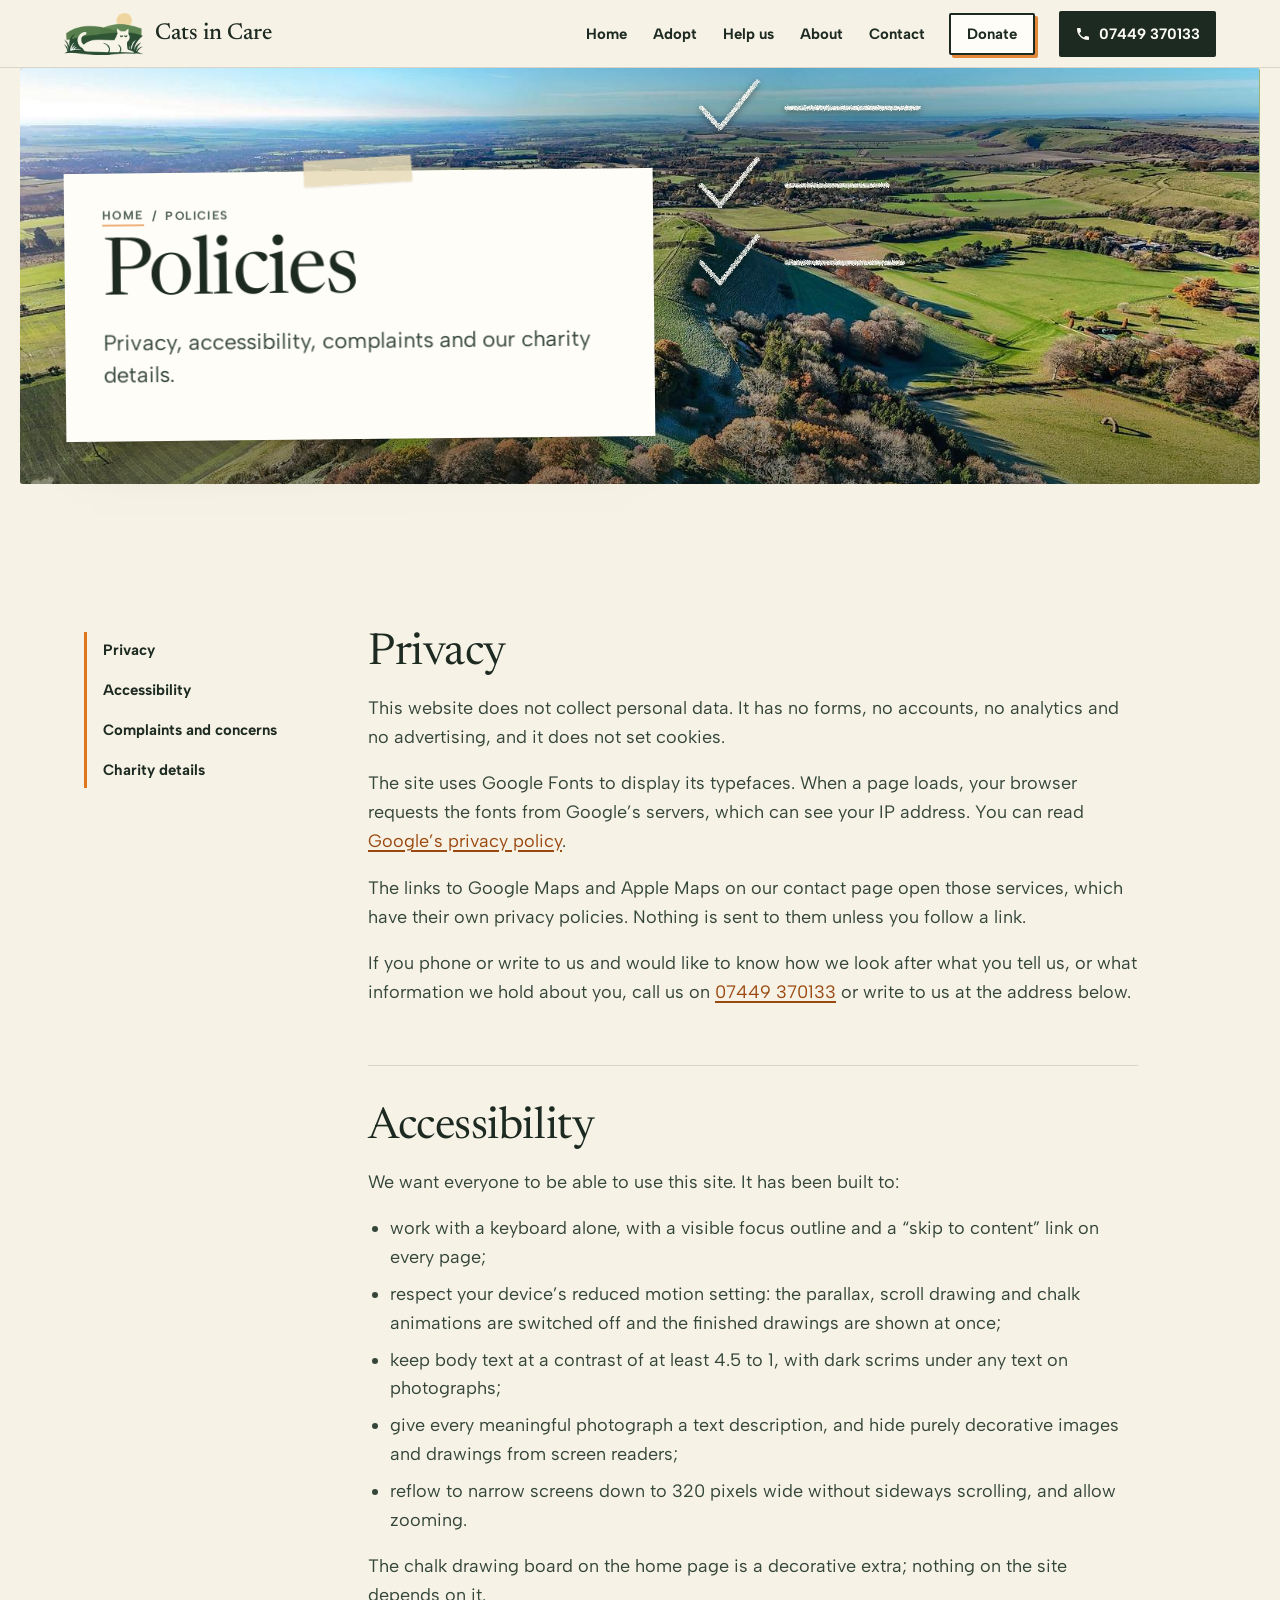
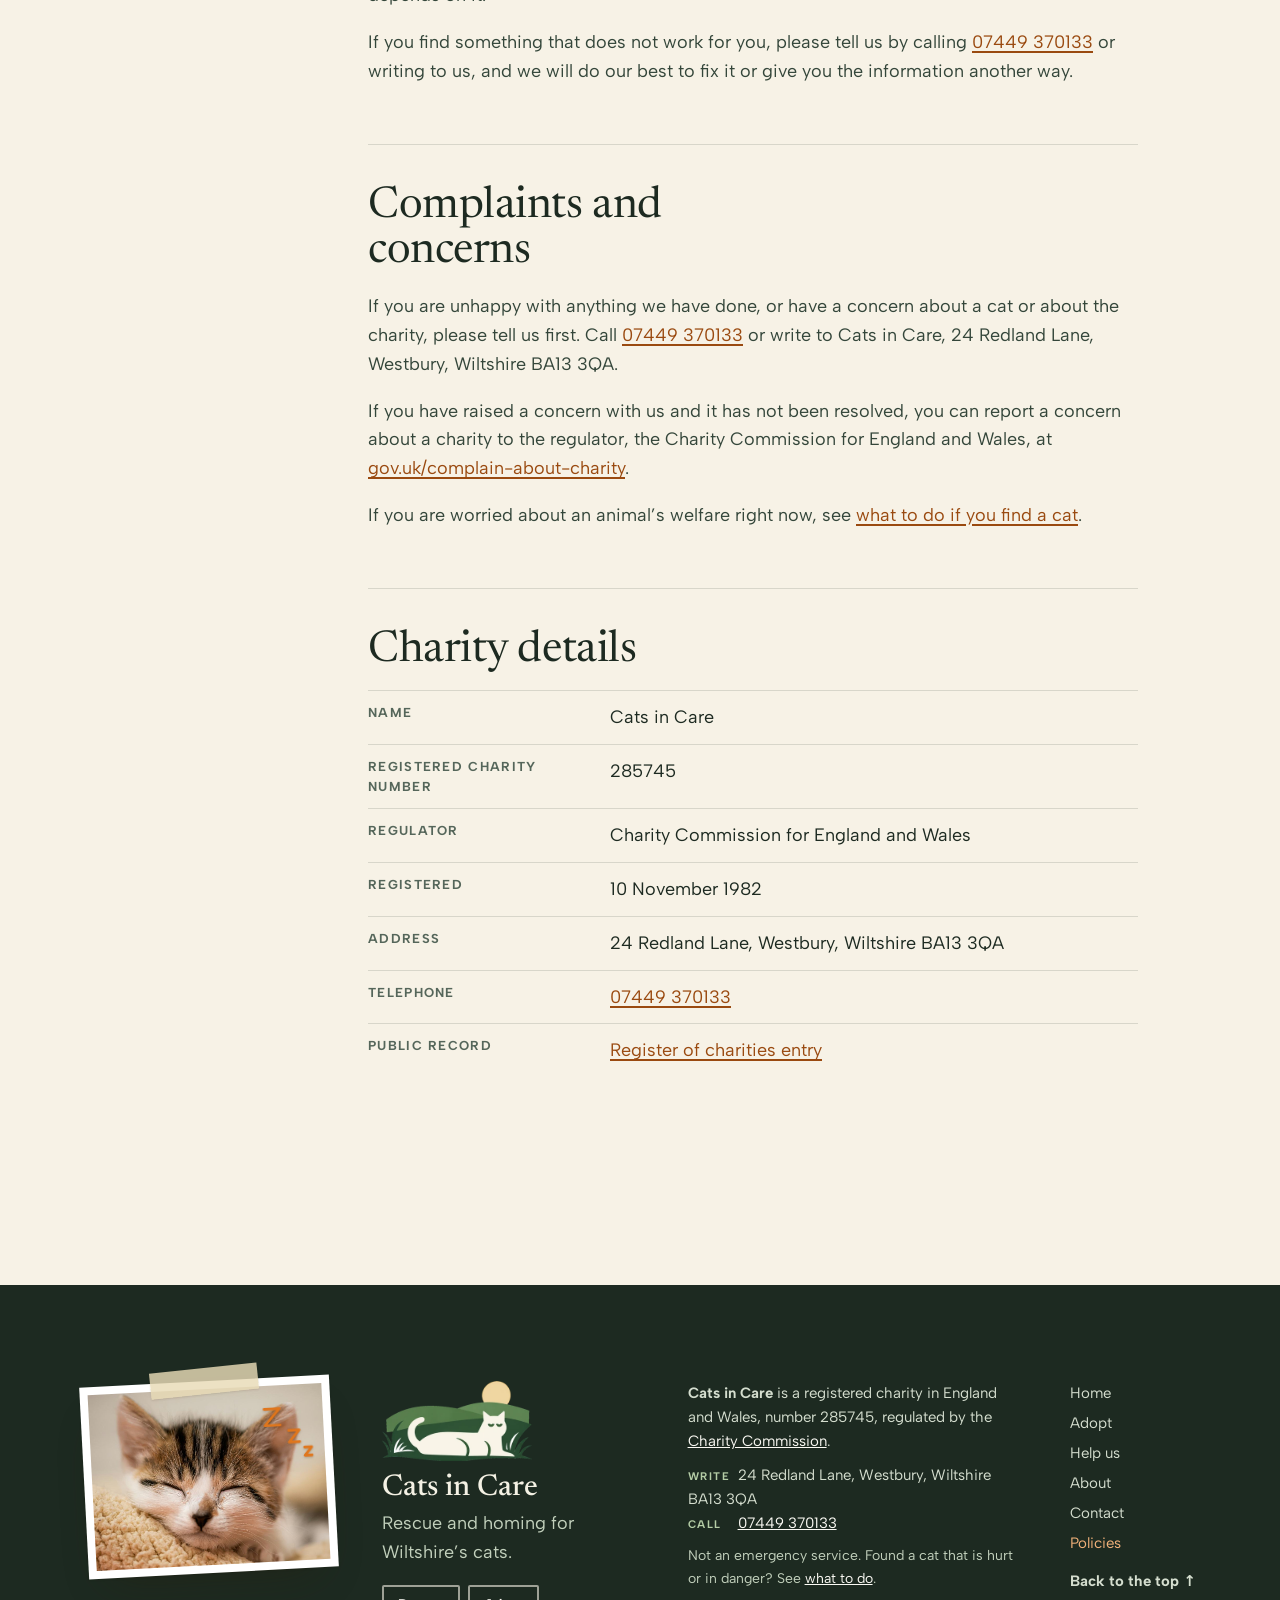
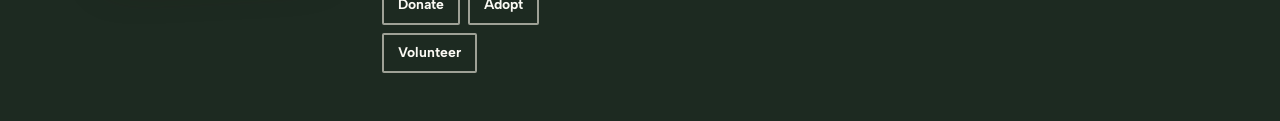
<file: policies.html>
<!doctype html>
<!--
  Cats in Care, website concept "Chalk and whiskers".
  Daylight photographs with a chalk layer drawn over them.
  Static site: open index.html directly or serve the folder. No build step.
-->
<html lang="en-GB">
<head>
<meta charset="utf-8">
<script>document.documentElement.classList.add('js')</script>
<meta name="viewport" content="width=device-width, initial-scale=1, viewport-fit=cover">
<title>Policies · Cats in Care, Westbury</title>
<meta name="description" content="Privacy, accessibility, complaints and charity details for the Cats in Care website.">
<meta name="theme-color" content="#F7F2E6">
<meta property="og:type" content="website">
<meta property="og:site_name" content="Cats in Care">
<meta property="og:locale" content="en_GB">
<meta property="og:title" content="Policies · Cats in Care, Westbury">
<meta property="og:description" content="Privacy, accessibility, complaints and charity details for the Cats in Care website.">
<meta property="og:image" content="https://catsincarewestbury.com/assets/og-hero-v2.jpg?v=2">
<meta property="og:image:type" content="image/jpeg">
<meta property="og:image:width" content="1800">
<meta property="og:image:height" content="945">
<meta property="og:image:alt" content="Cats in Care: a white chalk cat drawn onto a photograph of green Wiltshire chalk downland.">
<meta name="twitter:card" content="summary_large_image">
<meta name="twitter:title" content="Policies · Cats in Care, Westbury">
<meta name="twitter:description" content="Privacy, accessibility, complaints and charity details for the Cats in Care website.">
<meta name="twitter:image" content="https://catsincarewestbury.com/assets/og-hero-v2.jpg?v=2">
<link rel="icon" href="assets/brand/cic-icon-128.png" type="image/png">
<link rel="apple-touch-icon" href="assets/brand/apple-touch-icon.png">
<link rel="preconnect" href="https://fonts.googleapis.com">
<link rel="preconnect" href="https://fonts.gstatic.com" crossorigin>
<link href="https://fonts.googleapis.com/css2?family=Newsreader:ital,opsz,wght@0,6..72,400;0,6..72,500;1,6..72,400&amp;family=Albert+Sans:ital,wght@0,400;0,600;0,700;1,400&amp;family=Gaegu:wght@400;700&amp;display=swap" rel="stylesheet">
<link rel="stylesheet" href="assets/style.css?v=8">
<script type="application/ld+json">{"@context": "https://schema.org", "@type": "NGO", "name": "Cats in Care", "description": "A registered charity in Westbury, Wiltshire, for the rescue and homing of unwanted and abandoned cats and kittens.", "address": {"@type": "PostalAddress", "streetAddress": "24 Redland Lane", "addressLocality": "Westbury", "addressRegion": "Wiltshire", "postalCode": "BA13 3QA", "addressCountry": "GB"}, "telephone": "+44 7449 370133", "foundingDate": "1982-11-10", "areaServed": "Wiltshire", "identifier": {"@type": "PropertyValue", "propertyID": "Charity Commission for England and Wales registered charity number", "value": "285745"}, "sameAs": ["https://register-of-charities.charitycommission.gov.uk/en/charity-search/-/charity-details/285745"]}</script>
</head>
<body id="top">
<svg width="0" height="0" style="position:absolute" aria-hidden="true" focusable="false">
  <defs>
    <filter id="chalk" x="-4%" y="-4%" width="108%" height="108%">
      <feTurbulence type="fractalNoise" baseFrequency="0.85" numOctaves="1" seed="4" result="n"/>
      <feDisplacementMap in="SourceGraphic" in2="n" scale="3.2" xChannelSelector="R" yChannelSelector="G"/>
    </filter>
    <filter id="chalk-soft" x="-4%" y="-4%" width="108%" height="108%">
      <feTurbulence type="fractalNoise" baseFrequency="1.4" numOctaves="1" seed="9" result="n"/>
      <feDisplacementMap in="SourceGraphic" in2="n" scale="2.2" xChannelSelector="R" yChannelSelector="G"/>
    </filter>
    <!-- chalk on a photograph: a rough edge plus grain knocked out of the stroke -->
    <filter id="chalk-photo" x="-5%" y="-5%" width="110%" height="110%">
      <feTurbulence type="fractalNoise" baseFrequency="0.9" numOctaves="2" seed="7" result="n"/>
      <feDisplacementMap in="SourceGraphic" in2="n" scale="4" xChannelSelector="R" yChannelSelector="G" result="d"/>
      <feTurbulence type="fractalNoise" baseFrequency="1.7" numOctaves="1" seed="2" result="g"/>
      <feColorMatrix in="g" type="matrix" values="0 0 0 0 0  0 0 0 0 0  0 0 0 0 0  0 0 0 -1.5 1.55" result="m"/>
      <feComposite in="d" in2="m" operator="in"/>
    </filter>
    <clipPath id="roundel"><circle cx="100" cy="100" r="94"/></clipPath>
  </defs>
  <symbol id="mark" viewBox="0 0 200 200">
    <g clip-path="url(#roundel)">
      <rect width="200" height="200" fill="#F4EFDF"/>
      <circle cx="152" cy="52" r="15" fill="#EFD9A0"/>
      <path d="M-10 84 C 50 66, 130 58, 210 70 L210 210 L-10 210Z" fill="#5F8C50"/>
      <path d="M-10 168 C 60 158, 140 162, 210 150 L210 210 L-10 210Z" fill="#2E5534"/>
      <g transform="translate(24 76) scale(0.56)">
        <path d="M44 132C22 128 20 88 58 78C100 68 150 72 180 70C186 58 190 44 196 36L194 8L212 24C218 22 224 22 230 24L246 10L246 38C254 50 252 66 238 74C236 90 238 108 246 122C256 124 266 126 266 132Z" fill="#F7F4EA"/>
        <path d="M42 112C8 106 4 64 34 56" fill="none" stroke="#F7F4EA" stroke-width="13" stroke-linecap="round"/>
        <path d="M206 128C210 112 208 100 200 92M150 132C160 112 150 92 128 86M208 46q5 4 10 0M228 45q5 4 10 0" fill="none" stroke="#5F8C50" stroke-width="6" stroke-linecap="round"/>
      </g>
    </g>
    <circle cx="100" cy="100" r="94" fill="none" stroke="#17301F" stroke-width="7"/>
  </symbol>
  <symbol id="arrow" viewBox="0 0 40 20"><path d="M2 11C12 9 24 10 36 10M27 3l9 7-9 7" fill="none" stroke="currentColor" stroke-width="2.6" stroke-linecap="round" stroke-linejoin="round"/></symbol>
</svg>

<a class="skip" href="#main">Skip to content</a>

<header class="bar" data-bar>
  <a class="brand" href="index.html" aria-label="Cats in Care, home">
    <img class="brand-mark" src="assets/brand/cic-emblem-120.webp" alt="" width="79" height="42">
    <span class="brand-word">Cats in Care</span>
  </a>
  <nav class="nav" id="site-nav" aria-label="Main" data-nav>
    <a href="index.html">Home</a>
    <a href="adopt.html">Adopt</a>
    <a href="help.html">Help us</a>
    <a href="about.html">About</a>
    <a href="contact.html">Contact</a>
    <span class="nav-extra">
      <a class="btn btn-ink" href="help.html#donate">Donate <svg aria-hidden="true"><use href="#arrow"/></svg></a>
      <a class="btn-text" href="tel:+447449370133">Call 07449 370133</a>
    </span>
  </nav>
  <a class="bar-donate" href="help.html#donate">Donate</a>
  <a class="bar-call" href="tel:+447449370133" aria-label="Call 07449 370133"><svg viewBox="0 0 24 24" aria-hidden="true"><path d="M6.6 10.8a15.1 15.1 0 0 0 6.6 6.6l2.2-2.2c.3-.3.7-.4 1-.2 1.1.4 2.3.6 3.6.6.6 0 1 .4 1 1V20c0 .6-.4 1-1 1A17 17 0 0 1 3 4c0-.6.4-1 1-1h3.5c.6 0 1 .4 1 1 0 1.3.2 2.5.6 3.6.1.3 0 .7-.2 1z"/></svg><span>07449 370133</span></a>
  <button class="menu-btn" type="button" aria-expanded="false" aria-controls="site-nav" data-menu><span class="menu-lines" aria-hidden="true"><i></i><i></i></span><span class="menu-word">Menu</span></button>
</header>

<main id="main">

<!-- ===================================================== PAGE HEAD: a shorter layered strip -->
<section class="pagehead pagehead-short ph-policies" data-top aria-labelledby="ph-title">
  <div class="ph-photo">
    <div class="ph-pan" data-speed="0.2">
      <img class="ph-img" src="assets/photo/line-hill-1600.jpg" srcset="assets/photo/line-hill-1000.jpg 1000w, assets/photo/line-hill-1600.jpg 1600w" sizes="100vw" width="1600" height="1126" data-ai="assets/ai/line-hill.jpg" alt="" fetchpriority="high">
    </div>
    <div class="ph-pan ph-pan-chalk" data-speed="0.07" aria-hidden="true">
      <svg class="ph-chalk" viewBox="0 0 1600 900" preserveAspectRatio="xMidYMid slice" focusable="false">
        <g transform="translate(120 -40)" fill="none" stroke="#FBFAF4" stroke-width="6" stroke-linecap="round" stroke-linejoin="round" filter="url(#chalk-photo)">
          <path class="ph-draw" pathLength="1" d="M760 300l24 26 48-60M760 400l24 26 48-60M760 500l24 26 48-60"/>
          <path class="ph-draw" pathLength="1" d="M870 300h170M870 400h130M870 500h150"/>
        </g>
      </svg>
    </div>
  </div>
  <div class="ph-card">
    <nav class="crumbs" aria-label="Breadcrumb"><a href="index.html">Home</a><span aria-hidden="true">/</span><span aria-current="page">Policies</span></nav>
    <h1 id="ph-title">Policies</h1>
    <p class="ph-lede">Privacy, accessibility, complaints and our charity details.</p>
  </div>
</section>

<section class="sect" aria-label="Policies">
  <div class="wrap policy-grid">
    <nav class="policy-toc" aria-label="On this page">
      <a href="#privacy">Privacy</a><a href="#accessibility">Accessibility</a><a href="#complaints">Complaints and concerns</a><a href="#details">Charity details</a>
    </nav>
    <div class="policy">
      <section id="privacy" aria-labelledby="privacy-title">
        <h2 id="privacy-title">Privacy</h2>
        <p>This website does not collect personal data. It has no forms, no accounts, no analytics and no advertising, and it does not set cookies.</p>
        <p>The site uses Google Fonts to display its typefaces. When a page loads, your browser requests the fonts from Google’s servers, which can see your IP address. You can read <a href="https://policies.google.com/privacy" rel="noopener">Google’s privacy policy</a>.</p>
        <p>The links to Google Maps and Apple Maps on our contact page open those services, which have their own privacy policies. Nothing is sent to them unless you follow a link.</p>
        <p>If you phone or write to us and would like to know how we look after what you tell us, or what information we hold about you, call us on <a href="tel:+447449370133">07449 370133</a> or write to us at the address below.</p>
      </section>
      <section id="accessibility" aria-labelledby="access-title">
        <h2 id="access-title">Accessibility</h2>
        <p>We want everyone to be able to use this site. It has been built to:</p>
        <ul>
          <li>work with a keyboard alone, with a visible focus outline and a “skip to content” link on every page;</li>
          <li>respect your device’s reduced motion setting: the parallax, scroll drawing and chalk animations are switched off and the finished drawings are shown at once;</li>
          <li>keep body text at a contrast of at least 4.5 to 1, with dark scrims under any text on photographs;</li>
          <li>give every meaningful photograph a text description, and hide purely decorative images and drawings from screen readers;</li>
          <li>reflow to narrow screens down to 320 pixels wide without sideways scrolling, and allow zooming.</li>
        </ul>
        <p>The chalk drawing board on the home page is a decorative extra; nothing on the site depends on it.</p>
        <p>If you find something that does not work for you, please tell us by calling <a href="tel:+447449370133">07449 370133</a> or writing to us, and we will do our best to fix it or give you the information another way.</p>
      </section>
      <section id="complaints" aria-labelledby="complaints-title">
        <h2 id="complaints-title">Complaints and concerns</h2>
        <p>If you are unhappy with anything we have done, or have a concern about a cat or about the charity, please tell us first. Call <a href="tel:+447449370133">07449 370133</a> or write to Cats in Care, 24 Redland Lane, Westbury, Wiltshire BA13 3QA.</p>
        <p>If you have raised a concern with us and it has not been resolved, you can report a concern about a charity to the regulator, the Charity Commission for England and Wales, at <a href="https://www.gov.uk/complain-about-charity" rel="noopener">gov.uk/complain-about-charity</a>.</p>
        <p>If you are worried about an animal’s welfare right now, see <a href="contact.html#found">what to do if you find a cat</a>.</p>
      </section>
      <section id="details" aria-labelledby="details-title">
        <h2 id="details-title">Charity details</h2>
        <dl class="details-dl">
          <div><dt>Name</dt><dd>Cats in Care</dd></div>
          <div><dt>Registered charity number</dt><dd>285745</dd></div>
          <div><dt>Regulator</dt><dd>Charity Commission for England and Wales</dd></div>
          <div><dt>Registered</dt><dd>10 November 1982</dd></div>
          <div><dt>Address</dt><dd>24 Redland Lane, Westbury, Wiltshire BA13 3QA</dd></div>
          <div><dt>Telephone</dt><dd><a href="tel:+447449370133">07449 370133</a></dd></div>
          <div><dt>Public record</dt><dd><a href="https://register-of-charities.charitycommission.gov.uk/charity-search/-/charity-details/285745" rel="noopener">Register of charities entry</a></dd></div>
        </dl>
      </section>
    </div>
  </div>
</section>

</main>

<footer class="foot" aria-labelledby="foot-title">
  <div class="wrap foot-inner">
    <figure class="print foot-print" aria-hidden="true">
      <img src="assets/photo/foot-kitten-900.jpg" width="900" height="675" alt="" loading="lazy">
      <svg class="print-chalk" viewBox="0 0 400 300" focusable="false">
        <g fill="none" stroke="#E0761B" stroke-width="4.5" stroke-linecap="round" stroke-linejoin="round" filter="url(#chalk-soft)">
          <path d="M300 40h26l-26 28h26M340 78h18l-18 20h18M366 108h12l-12 14h12"/>
        </g>
      </svg>
    </figure>
    <div class="foot-brand">
      <img class="foot-mark" src="assets/brand/cic-emblem-200.webp" alt="" width="150" height="80" loading="lazy">
      <p id="foot-title" class="foot-name">Cats in Care</p>
      <p class="foot-line">Rescue and homing for Wiltshire’s cats.</p>
      <p class="foot-actions"><a class="foot-btn" href="help.html#donate">Donate</a><a class="foot-btn" href="adopt.html">Adopt</a><a class="foot-btn" href="help.html#volunteer">Volunteer</a></p>
    </div>
    <div class="foot-legal">
      <p><strong>Cats in Care</strong> is a registered charity in England and Wales, number 285745, regulated by the <a href="https://register-of-charities.charitycommission.gov.uk/charity-search/-/charity-details/285745" rel="noopener">Charity Commission</a>.</p>
      <p><span class="foot-k">Write</span> 24 Redland Lane, Westbury, Wiltshire BA13 3QA<br><span class="foot-k">Call</span> <a href="tel:+447449370133">07449 370133</a></p>
      <p class="foot-small">Not an emergency service. Found a cat that is hurt or in danger? See <a href="contact.html#found">what to do</a>.</p>
    </div>
    <nav class="foot-nav" aria-label="Footer">
      <a href="index.html">Home</a><a href="adopt.html">Adopt</a><a href="help.html">Help us</a><a href="about.html">About</a><a href="contact.html">Contact</a><a href="policies.html" aria-current="page">Policies</a><a class="foot-top" href="#top">Back to the top <span aria-hidden="true">↑</span></a>
    </nav>
  </div>
</footer>

<script src="assets/main.js?v=8"></script>
</body>
</html>
</file>
<file: assets/style.css>
/* Cats in Care · "Chalk and whiskers": daylight photographs with a chalk layer on top */
:root{
  --paper:#F7F2E6; --paper-2:#EEE6D3; --card:#FFFDF8; --chalk:#FBFAF4; --chalk-2:#F4F1E4;
  --ink:#1D2A21; --ink-2:#34463A; --muted:#55665A; --line:rgba(29,42,33,.14);
  --marm:#E0761B; --marm-ink:#9A4A10; --grass:#4F7A43; --slate:#22362B; --slate-2:#2B4334;
  --tape:rgba(232,219,182,.82);
  --serif:"Newsreader", Georgia, "Times New Roman", serif;
  --sans:"Albert Sans", system-ui, -apple-system, "Segoe UI", sans-serif;
  --hand:"Gaegu", "Comic Sans MS", cursive;
  --gut:clamp(16px, 5vw, 64px);
  --frame:clamp(10px, 1.6vw, 24px);
  --bar-h:68px;
}
*,*::before,*::after{box-sizing:border-box}
html{scroll-behavior:smooth;-webkit-text-size-adjust:100%}
body{margin:0;background:var(--paper);color:var(--ink);font:400 18px/1.6 var(--sans);overflow-x:hidden}
img,svg{display:block}
a{color:inherit}
h1,h2,h3{font-family:var(--serif);font-weight:400;line-height:1.04;margin:0;letter-spacing:-.01em}
p{margin:0 0 1em}
.wrap{width:100%;max-width:1240px;margin:0 auto;padding:0 var(--gut)}
:focus-visible{outline:3px solid var(--marm-ink);outline-offset:3px;border-radius:2px}
.skip{position:absolute;left:12px;top:-60px;z-index:100;background:var(--ink);color:var(--chalk);padding:10px 16px;border-radius:2px;text-decoration:none}
.skip:focus{top:12px}

/* labels: a chalk number and a small caps line */
.label{display:flex;align-items:center;gap:12px;font:700 13px/1 var(--sans);letter-spacing:.16em;text-transform:uppercase;color:var(--muted);margin:0 0 22px}
.label span{font:700 28px/1 var(--hand);letter-spacing:0;color:var(--marm-ink);text-transform:none}
.label::after{content:"";flex:0 0 56px;height:2px;background:currentColor;opacity:.35}
.label-chalk{color:#D9E2D2}
.label-chalk span{color:#F2B27A}
.lede{font-size:clamp(19px,2vw,22px);line-height:1.5}

/* tape and photo prints: the scrapbook pieces */
.print{position:relative;margin:0;background:#fff;padding:10px;box-shadow:0 1px 2px rgba(40,30,10,.10),0 22px 44px -22px rgba(40,30,10,.45)}
.print img{width:100%;height:auto}
.print::before,.card::before,.board-frame::before,.hero-card::before,.hero-print::before{content:"";position:absolute;z-index:3;top:-13px;left:50%;width:108px;height:26px;margin-left:-54px;background:var(--tape);transform:rotate(-3deg);box-shadow:0 1px 2px rgba(60,40,10,.12);pointer-events:none}
.print-chalk{position:absolute;inset:10px;width:calc(100% - 20px);height:calc(100% - 20px);overflow:visible;filter:drop-shadow(0 1px 1px rgba(60,30,0,.25))}

/* buttons: a square ink block with a chalk arrow, and a chalk-underlined text link */
.btn{position:relative;display:inline-flex;align-items:center;gap:12px;min-height:54px;padding:0 22px 0 24px;border-radius:2px;font:700 16px/1 var(--sans);text-decoration:none}
.btn svg{width:30px;height:15px;transition:transform .25s}
.btn:hover svg{transform:translateX(5px)}
.btn-ink{background:var(--ink);color:var(--chalk);box-shadow:5px 5px 0 rgba(224,118,27,.85)}
.btn-ink:hover{box-shadow:3px 3px 0 rgba(224,118,27,.85);transform:translate(2px,2px)}
.btn-ink{transition:transform .2s, box-shadow .2s}
.btn-text{display:inline-flex;align-items:center;min-height:54px;padding:0 4px;font:700 16px/1 var(--sans);text-decoration:none;color:var(--ink);background:url("data:image/svg+xml,%3Csvg xmlns='http://www.w3.org/2000/svg' viewBox='0 0 120 8'%3E%3Cpath d='M1 5c10-4 20 2 30-1s20-2 30 1 20-3 30-1 18 2 28-1' fill='none' stroke='%23E0761B' stroke-width='2.6' stroke-linecap='round'/%3E%3C/svg%3E") left calc(100% - 12px)/120px 8px repeat-x}
.btn-text:hover{background-position-x:24px;color:var(--marm-ink)}
.btn-text{transition:background-position .4s, color .2s}

/* header: a paper strip */
.bar{position:fixed;inset:0 0 auto 0;z-index:50;height:var(--bar-h);display:flex;align-items:center;gap:24px;padding:0 var(--gut);background:rgba(247,242,230,.96);border-bottom:1px solid var(--line);transition:box-shadow .3s}
.bar.is-solid{box-shadow:0 8px 24px -16px rgba(29,42,33,.35)}
.brand{display:flex;align-items:center;gap:12px;text-decoration:none;margin-right:auto}
.brand-mark{width:42px;height:42px}
.brand-word{font:500 23px/1 var(--serif);white-space:nowrap}
.nav{display:flex;gap:26px}
.nav a{font-weight:700;font-size:15px;text-decoration:none;position:relative;padding:6px 0}
.nav a::after{content:"";position:absolute;left:0;right:0;bottom:0;height:3px;background:url("data:image/svg+xml,%3Csvg xmlns='http://www.w3.org/2000/svg' viewBox='0 0 60 6'%3E%3Cpath d='M1 4c8-3 16 1 24-1s16-2 34 0' fill='none' stroke='%23E0761B' stroke-width='2.4' stroke-linecap='round'/%3E%3C/svg%3E") 0 0/100% 100% no-repeat;clip-path:inset(0 100% 0 0);transition:clip-path .3s}
.nav a:hover::after,.nav a[aria-current=page]::after{clip-path:inset(0 0 0 0)}
.nav a[aria-current=page]{color:var(--marm-ink)}
.nav-extra{display:none}
.nav .nav-extra a::after{display:none}
.nav .nav-extra .btn{padding:0 22px 0 24px;font-size:16px}
.nav .nav-extra .btn-text{padding:0 4px;font-size:16px}
.bar-donate{display:inline-flex;align-items:center;min-height:42px;padding:0 16px;border:2px solid var(--ink);border-radius:2px;font-weight:700;font-size:15px;text-decoration:none;background:var(--card);box-shadow:3px 3px 0 rgba(224,118,27,.85);transition:transform .2s,box-shadow .2s}
.bar-donate:hover{transform:translate(2px,2px);box-shadow:1px 1px 0 rgba(224,118,27,.85)}
.menu-btn{display:none;align-items:center;gap:8px;min-height:44px;padding:0 12px;border:2px solid var(--ink);border-radius:2px;background:transparent;color:var(--ink);font:700 14px/1 var(--sans);cursor:pointer}
.menu-lines{position:relative;width:18px;height:12px}
.menu-lines i{position:absolute;left:0;right:0;height:2px;background:currentColor;border-radius:2px;transition:transform .25s}
.menu-lines i:first-child{top:2px}.menu-lines i:last-child{bottom:2px}
.menu-btn[aria-expanded=true] .menu-lines i:first-child{transform:translateY(3px) rotate(45deg)}
.menu-btn[aria-expanded=true] .menu-lines i:last-child{transform:translateY(-3px) rotate(-45deg)}
.bar-call{display:inline-flex;align-items:center;gap:8px;background:var(--ink);color:var(--chalk);text-decoration:none;padding:11px 16px;border-radius:2px;font-weight:700;font-size:15px;white-space:nowrap}
.bar-call svg{width:16px;height:16px;fill:currentColor}
@media (max-width:1100px){.bar-call span{display:none}.bar-call{padding:12px}}
@media (max-width:980px){
  .bar{gap:12px}
  .js .menu-btn{display:inline-flex}
  .nav{display:none}
  .js .nav.is-open{display:flex;position:fixed;top:var(--bar-h);left:0;right:0;bottom:0;flex-direction:column;gap:0;padding:18px var(--gut) 40px;background:var(--paper);overflow-y:auto;border-top:1px solid var(--line)}
  .nav.is-open a:not(.btn):not(.btn-text){font:400 34px/1.1 var(--serif);padding:14px 0;border-bottom:1px solid var(--line)}
  .nav.is-open a:not(.btn):not(.btn-text)::after{left:0;right:auto;width:120px;bottom:8px}
  .nav.is-open .nav-extra{display:flex;flex-wrap:wrap;align-items:center;gap:12px 22px;margin-top:28px}
  .bar-donate{display:none}
}
@media (max-width:420px){.bar{gap:8px}.brand-word{font-size:20px}.brand-mark{width:36px;height:36px}.menu-word{position:absolute;width:1px;height:1px;overflow:hidden;clip:rect(0 0 0 0);white-space:nowrap}.menu-btn{padding:0 11px}}
body.menu-open{overflow:hidden}

/* ================= HERO: a big photograph with the chalk cat drawn on the down */
.hero{position:relative;padding-top:var(--bar-h);background:var(--paper)}
.hero-photo{position:relative;height:56svh;min-height:380px;margin:0 var(--frame);overflow:hidden;border-radius:3px;background:#9DB36F}
.hero-pan{position:absolute;inset:-12% 0 -4% 0;will-change:transform}
.hero-pan-chalk{pointer-events:none}
@media (max-width:899px){ .hero-pan{left:-32%} }
.hero-img,.hero-chalk{position:absolute;inset:0;width:100%;height:100%}
.hero-img{object-fit:cover;object-position:50% 50%}
.hero-chalk{overflow:visible;filter:drop-shadow(0 2px 2px rgba(20,30,10,.35))}
.hero-photo::after{content:"";position:absolute;left:0;right:0;bottom:0;height:34%;background:linear-gradient(0deg,rgba(14,22,12,.42),rgba(14,22,12,0));pointer-events:none}
.hn-text{font:700 62px/1 var(--hand);letter-spacing:.01em}

/* the chalk cat draws itself */
.hc-line{stroke-dasharray:1;stroke-dashoffset:1;animation:draw 2.2s .4s cubic-bezier(.6,.1,.3,1) forwards}
.hc-tail .hc-line{animation-delay:2.1s;animation-duration:.8s}
.hc-fill{opacity:0;animation:fillin 1.2s 2.2s ease forwards}
.hc-cut{stroke-dasharray:1;stroke-dashoffset:1;animation:draw 1s 2.9s ease forwards}
.hc-tail{transform-box:fill-box;transform-origin:100% 100%;animation:swish 6s 4.2s ease-in-out infinite}
.hn-line{stroke-dasharray:1;stroke-dashoffset:1;animation:draw 1.1s 3.3s ease forwards}
.hn-text{opacity:0;animation:fillin .9s 3.1s ease forwards}
@keyframes draw{to{stroke-dashoffset:0}}
@keyframes fillin{to{opacity:1}}
@keyframes swish{0%,70%,100%{transform:rotate(0)}78%{transform:rotate(-10deg)}86%{transform:rotate(6deg)}}

.scroll-cue{display:none}
@keyframes cue{0%,100%{transform:scaleY(.4);transform-origin:top}50%{transform:scaleY(1);transform-origin:top}}

.hero-card{position:relative;z-index:4;margin:-56px var(--gut) 0;background:var(--card);padding:30px 24px 26px;box-shadow:0 1px 2px rgba(40,30,10,.1),0 26px 50px -26px rgba(40,30,10,.5);transform:rotate(-.8deg)}
.eyebrow{font:700 12px/1.4 var(--sans);letter-spacing:.12em;text-transform:uppercase;color:var(--muted);margin-bottom:14px}
.hero h1{font-size:clamp(54px,15vw,124px);font-weight:400;letter-spacing:-.025em;line-height:.92;color:var(--ink)}
.promise{font:400 clamp(19px,2vw,23px)/1.42 var(--sans);max-width:28ch;margin:16px 0 22px;color:var(--ink-2)}
.cta{display:flex;flex-wrap:wrap;align-items:center;gap:14px 22px}
.btn-line{background:var(--card);color:var(--ink);border:2px solid var(--ink);box-shadow:5px 5px 0 rgba(224,118,27,.85);transition:transform .2s, box-shadow .2s}
.btn-line:hover{box-shadow:3px 3px 0 rgba(224,118,27,.85);transform:translate(2px,2px)}
.hero-more{display:flex;flex-wrap:wrap;gap:0 20px;margin:10px 0 0}
.hero-more .btn-text{min-height:44px;font-size:15px}
.hero-print{display:none}

@media (min-width:900px){
  .hero{height:100vh;height:100svh;min-height:660px;max-height:1040px}
  .hero-photo{position:absolute;inset:var(--bar-h) var(--frame) var(--frame);height:auto;min-height:0;margin:0}
  .hero-card{position:absolute;left:calc(var(--frame) + var(--gut) * .7);bottom:calc(var(--frame) + clamp(26px,5vh,60px));width:min(560px,42vw);margin:0;padding:38px 40px 34px}
  .hero h1{font-size:clamp(72px,7.6vw,124px)}
  .scroll-cue{display:flex;position:absolute;z-index:3;left:50%;bottom:22px;margin:0;font:700 23px/1 var(--hand);color:var(--chalk);align-items:center;gap:10px;text-shadow:0 1px 3px rgba(0,0,0,.5)}
  .scroll-cue::before{content:"";width:2px;height:32px;background:var(--chalk);border-radius:2px;animation:cue 2s ease-in-out infinite}
  .hero-print{display:block;position:absolute;z-index:4;right:calc(var(--frame) + 3.2vw);bottom:calc(var(--frame) + clamp(30px,7vh,80px));width:clamp(170px,14vw,220px);margin:0;background:#fff;padding:9px 9px 40px;box-shadow:0 1px 2px rgba(40,30,10,.12),0 22px 44px -20px rgba(20,15,5,.55);transform:translate3d(0,var(--py,0px),0) rotate(3deg);will-change:transform}
  .hero-print img{width:100%;height:auto}
  .hero-print-cap{position:absolute;left:0;right:0;bottom:10px;text-align:center;font:700 clamp(15px,1.35vw,21px)/1 var(--hand);color:var(--ink);white-space:nowrap}
  .hero-print-note{position:absolute;width:190px;height:104px;left:-168px;top:-84px;color:var(--chalk);overflow:visible;filter:drop-shadow(0 1px 2px rgba(0,0,0,.45))}
}
@media (min-width:900px) and (max-height:760px){ .hero-print{width:150px} .hero h1{font-size:clamp(60px,6.4vw,96px)} .hero-card{padding:28px 32px 26px} }

/* ================= WHO */
.who{position:relative;padding:clamp(88px,12vw,150px) 0 clamp(80px,10vw,130px);background:var(--paper)}
.who-grid{position:relative;display:grid;grid-template-columns:1fr 1.12fr;gap:clamp(40px,6vw,90px);align-items:center}
.who h2{font-size:clamp(40px,5vw,66px);margin-bottom:26px;max-width:14ch}
.who-copy p:not(.label):not(.lede){color:var(--ink-2);max-width:52ch}
.who-side{position:relative}
.print-sill{z-index:1;transform:rotate(1.8deg);width:88%;margin:-30px 0 0 auto}
.slate{position:relative;z-index:2;margin:0;width:94%}
.slate-cat{position:absolute;right:clamp(18px,3vw,34px);bottom:22px;width:clamp(76px,8vw,104px);height:auto;z-index:2}
.slate-list .wide dd{max-width:calc(100% - 96px)}
.slate-foot{max-width:calc(100% - 96px)}
.slate-cat .eye{transition:transform .15s ease-out}
.slate-tail{transform-origin:54px 254px;transform-box:view-box;animation:swish 4s ease-in-out infinite}
.slate-board{position:relative;background:linear-gradient(160deg,var(--slate-2),var(--slate));color:var(--chalk-2);border-radius:3px;padding:clamp(24px,3.4vw,40px);box-shadow:0 0 0 8px #fff,0 30px 60px -24px rgba(23,48,31,.55);transform:rotate(-1.4deg)}
.slate-board::after{content:"";position:absolute;inset:0;border-radius:3px;background:radial-gradient(ellipse at 30% 20%, rgba(244,241,228,.08), transparent 60%);pointer-events:none}
.slate-head{font:700 clamp(30px,3.2vw,38px)/1 var(--hand);margin-bottom:20px;color:var(--chalk-2)}
.slate-list{margin:0;display:grid;grid-template-columns:1fr 1fr;gap:18px 28px}
.slate-list div{border-top:2px dashed rgba(244,241,228,.25);padding-top:10px}
.slate-list .wide{grid-column:1/-1}
.slate-list dt{font:700 12px/1.3 var(--sans);letter-spacing:.14em;text-transform:uppercase;color:#B5CDA6;margin-bottom:4px}
.slate-list dd{margin:0;font:700 clamp(23px,2.3vw,29px)/1.15 var(--hand);text-shadow:0 0 1px rgba(244,241,228,.6),1px 0 0 rgba(244,241,228,.15)}
.slate-foot{margin:22px 0 0;font-size:14px;color:#B5CDA6}
.slate-list dd,.slate-head{clip-path:inset(0 100% 0 0);transition:clip-path 1s cubic-bezier(.5,0,.3,1)}
.slate.is-in .slate-head{clip-path:inset(0 0 0 0)}
.slate.is-in .slate-list dd{clip-path:inset(-10% -2% -10% 0)}
.slate.is-in .slate-list div:nth-child(1) dd{transition-delay:.35s}
.slate.is-in .slate-list div:nth-child(2) dd{transition-delay:.6s}
.slate.is-in .slate-list div:nth-child(3) dd{transition-delay:.85s}
.slate.is-in .slate-list div:nth-child(4) dd{transition-delay:1.1s}
.slate.is-in .slate-list div:nth-child(5) dd{transition-delay:1.35s;transition-duration:1.6s}

/* ================= THE LINE HOME: chalk over two photographs */
.line{position:relative;height:420vh;background:var(--paper)}
.line-stick{position:sticky;top:0;height:100vh;height:100svh;overflow:hidden}
.line-bg{position:absolute;top:var(--bar-h);left:var(--frame);right:var(--frame);bottom:var(--frame);overflow:hidden;border-radius:3px;background:#2A3A2B}
.lp{position:absolute;left:0;top:-6%;width:100%;height:118%;object-fit:cover;will-change:transform}
.lp-hearth{opacity:0}
.line-scrim{position:absolute;inset:0;background:linear-gradient(180deg,rgba(12,22,15,.74) 0%,rgba(12,22,15,.5) 30%,rgba(12,22,15,.5) 62%,rgba(12,22,15,.84) 100%)}
.line-inner{position:relative;height:100%;display:grid;grid-template-rows:auto 1fr auto;padding-top:calc(var(--bar-h) + clamp(22px,4.5vh,48px));padding-bottom:calc(var(--frame) + clamp(22px,4.5vh,44px))}
.line-head h2{color:var(--chalk);font-size:clamp(30px,4.2vw,56px);max-width:20ch}
.drawing{width:100%;height:100%;min-height:0;align-self:center;filter:drop-shadow(0 1px 2px rgba(0,0,0,.4))}
.drawing [data-seg]{stroke-dasharray:1;stroke-dashoffset:1}
.paw{opacity:0;transition:opacity .4s}
.paw.on{opacity:.9}
.beats{list-style:none;margin:0;padding:0;display:grid;grid-template-columns:repeat(4,1fr);gap:20px}
.beat{color:rgba(244,241,228,.62);transition:color .5s;border-top:2px solid rgba(244,241,228,.28);padding-top:12px}
.beat strong{display:block;font:400 clamp(19px,1.9vw,26px)/1.15 var(--serif);margin-bottom:6px}
.beat span{font-size:15px;line-height:1.4;display:block}
.beat.is-on{color:var(--chalk);border-top-color:var(--marm)}
.line-meter{display:none}
@media (max-width:760px){
  .beats{grid-template-columns:1fr;position:relative;min-height:96px}
  .beat{position:absolute;inset:0 0 auto 0;opacity:0;transition:opacity .4s;border-top-color:var(--marm)}
  .beat.is-on{opacity:1}
  .line-meter{display:block;height:3px;background:rgba(244,241,228,.22);border-radius:3px;margin-top:10px;overflow:hidden}
  .line-meter i{display:block;height:100%;width:100%;background:var(--marm);transform-origin:left;transform:scaleX(0)}
  .drawing{width:250%!important;max-width:none;height:auto;margin:0!important;will-change:transform}
  .line-inner{padding-left:calc(var(--frame) + 14px);padding-right:calc(var(--frame) + 14px)}
}

/* ================= HOW WE HELP: photo cards with chalk on them */
.help{position:relative;padding:clamp(84px,11vw,140px) 0 clamp(96px,12vw,150px);background:var(--paper-2)}
.help-head{max-width:760px;margin-bottom:clamp(40px,5vw,60px)}
.help h2{font-size:clamp(40px,5vw,66px);margin-bottom:18px}
.help-lede{max-width:46ch;color:var(--ink-2);margin:0}
.cards{list-style:none;margin:0;padding:0;display:grid;grid-template-columns:repeat(4,1fr);gap:clamp(18px,2.2vw,30px)}
.card{all:unset;box-sizing:border-box;cursor:pointer;position:relative;display:flex;flex-direction:column;height:100%;padding:10px 10px 22px;background:var(--card);color:var(--ink);box-shadow:0 1px 2px rgba(40,30,10,.1),0 18px 36px -20px rgba(40,30,10,.45);transition:transform .3s cubic-bezier(.3,1.3,.5,1), box-shadow .3s;transform:rotate(-1.2deg)}
.cards li:nth-child(2) .card{transform:rotate(.9deg) translateY(18px)}
.cards li:nth-child(3) .card{transform:rotate(-.5deg)}
.cards li:nth-child(4) .card{transform:rotate(1.3deg) translateY(18px)}
.cards li:nth-child(2) .card::before{transform:rotate(4deg);left:30%}
.cards li:nth-child(4) .card::before{transform:rotate(-6deg);left:64%}
.card:hover,.card:focus-visible{transform:rotate(0) translateY(-6px)!important;box-shadow:0 1px 2px rgba(40,30,10,.1),0 26px 46px -22px rgba(40,30,10,.5)}
.card:focus-visible{outline:3px solid var(--marm-ink);outline-offset:5px}
.card-photo{position:relative;display:block;aspect-ratio:4/3;overflow:hidden;background:#C9C1AC}
.card-photo img{position:absolute;inset:0;width:100%;height:100%;object-fit:cover}
.card-photo::after{content:"";position:absolute;inset:0;background:linear-gradient(0deg,rgba(16,24,16,.42),rgba(16,24,16,0) 55%);pointer-events:none}
.card-art{position:absolute;z-index:1;inset:0;width:100%;height:100%;filter:drop-shadow(0 1px 1.5px rgba(0,0,0,.55))}
.card-art path,.card-art circle{stroke-dasharray:1;stroke-dashoffset:1;transition:stroke-dashoffset .9s cubic-bezier(.5,0,.3,1)}
.card.is-drawn .card-art path,.card.is-drawn .card-art circle{stroke-dashoffset:0}
.card.is-drawn .card-art :nth-child(2){transition-delay:.25s}
.card.is-drawn .card-art :nth-child(3){transition-delay:.5s}
.card.is-drawn .card-art :nth-child(4){transition-delay:.75s}
.card.is-drawn .card-art :nth-child(5){transition-delay:1s}
.card.is-reset .card-art path,.card.is-reset .card-art circle{transition:none;stroke-dashoffset:1}
.card-label{font:700 25px/1 var(--hand);fill:#FBFAF4}
.card-copy{display:flex;flex-direction:column;min-width:0;padding:16px 8px 0}
.card-num{font:700 24px/1 var(--hand);color:var(--marm-ink)}
.card-title{font:400 clamp(23px,2vw,28px)/1.1 var(--serif);margin:4px 0 8px}
.card-text{font-size:16px;line-height:1.45;color:var(--ink-2)}
@media (max-width:980px){.cards{grid-template-columns:1fr 1fr}}
@media (max-width:560px){.cards{grid-template-columns:1fr;gap:34px}.cards li .card{transform:rotate(-.6deg)}.cards li:nth-child(even) .card{transform:rotate(.6deg)}}

/* ================= WAYS: pick up the chalk */
.ways{position:relative;padding:clamp(84px,11vw,140px) 0;background:var(--paper)}
.ways-grid{display:grid;grid-template-columns:1fr 1.05fr;gap:clamp(40px,6vw,84px);align-items:start}
.ways h2{font-size:clamp(46px,6vw,82px);margin-bottom:22px}
.ways .lede{color:var(--ink-2);max-width:40ch}
.ways-list{list-style:none;margin:34px 0;padding:0;counter-reset:w}
.ways-list li{counter-increment:w;display:grid;grid-template-columns:44px 1fr;gap:0 12px;padding:18px 0;border-top:1px solid var(--line)}
.ways-list li::before{content:counter(w);grid-row:span 2;font:700 32px/1 var(--hand);color:var(--marm-ink)}
.ways-list h3{font-size:25px;margin-bottom:6px}
.ways-list h3 a{text-decoration:none;background:linear-gradient(var(--marm),var(--marm)) 0 100%/0 2px no-repeat;transition:background-size .3s}
.ways-list h3 a:hover{background-size:100% 2px;color:var(--marm-ink)}
.card-links{display:flex;flex-wrap:wrap;gap:4px 28px;margin:clamp(40px,5vw,64px) 0 0}
.ways-list p{margin:0;color:var(--ink-2);font-size:17px}
.contact{display:grid;gap:12px}
.contact-row{display:flex;align-items:baseline;gap:18px;padding:18px 22px;border-radius:2px;border:2px solid var(--ink);text-decoration:none;color:var(--ink)}
.contact .k{font:700 12px/1 var(--sans);letter-spacing:.16em;text-transform:uppercase;min-width:52px;color:var(--muted)}
.contact .v{font:400 clamp(23px,2.4vw,31px)/1.2 var(--serif);font-style:normal}
.contact div .v{font-size:clamp(19px,2vw,22px)}
a.contact-call{align-items:center;background:var(--ink);color:var(--chalk);box-shadow:5px 5px 0 rgba(224,118,27,.85);transition:transform .2s, box-shadow .2s}
a.contact-call .k{color:#C9D5C3}
a.contact-call:hover{transform:translate(2px,2px);box-shadow:3px 3px 0 rgba(224,118,27,.85)}
.contact-arrow{width:34px;height:17px;margin-left:auto;align-self:center;transition:transform .25s}
a.contact-call:hover .contact-arrow{transform:translateX(5px)}
.board{margin:0;position:sticky;top:calc(var(--bar-h) + 28px)}
.board-frame{position:relative;aspect-ratio:4/3;background:#fff;box-shadow:0 1px 2px rgba(40,30,10,.12),0 26px 50px -24px rgba(40,30,10,.5);transform:rotate(1deg);touch-action:none}
.board-photo{position:absolute;top:12px;left:12px;width:calc(100% - 24px);height:calc(100% - 24px);object-fit:cover;filter:brightness(.78) saturate(.92)}
.board-canvas{position:absolute;top:12px;left:12px;width:calc(100% - 24px);height:calc(100% - 24px);cursor:crosshair}
.board-hint{position:absolute;left:0;right:0;top:44%;text-align:center;margin:0;font:700 36px/1 var(--hand);color:rgba(251,250,244,.86);text-shadow:0 1px 3px rgba(0,0,0,.45);pointer-events:none;transition:opacity .4s}
.board-hint.gone{opacity:0}
.board-bar{display:flex;flex-wrap:wrap;align-items:center;justify-content:space-between;gap:12px;margin-top:28px;color:var(--ink-2);font-size:15px}
.board-btns{display:flex;gap:8px}
.chip{font:700 14px/1 var(--sans);color:var(--ink);background:transparent;border:2px solid var(--ink);border-radius:2px;padding:11px 15px;cursor:pointer;transition:background .2s,color .2s}
.chip:hover{background:var(--ink);color:var(--chalk)}

/* ================= PARTNERS: a hill figure cut into a photographed down */
.partners{position:relative;overflow:hidden;background:#6F9152;padding:64px 0 140px}
.down{position:absolute;inset:0;pointer-events:none}
.down-photo{position:absolute;left:0;top:-14%;width:100%;height:128%;object-fit:cover;object-position:50% 62%;will-change:transform}
.cut-layer{width:100%;display:flex;justify-content:center;will-change:transform}
.down::after{content:"";position:absolute;inset:0;background:linear-gradient(180deg,rgba(247,242,230,.0) 0%,rgba(20,30,18,.08) 60%,rgba(20,30,18,.25) 100%)}
.partners-inner{position:relative;display:flex;flex-direction:column;align-items:center;text-align:center}
.partners .label{background:var(--paper);color:var(--ink-2);padding:12px 18px;border-radius:2px;box-shadow:0 10px 24px -14px rgba(0,0,0,.45);margin:0}
.partners .label::before{content:"";flex:0 0 40px;height:2px;background:currentColor;opacity:.35}
.partners .label::after{flex-basis:40px}
.cut{position:relative;display:flex;flex-direction:column;align-items:center;justify-content:center;gap:16px;width:min(480px,100%);aspect-ratio:16/9;margin:96px auto 0;padding:0 40px;text-decoration:none;color:var(--ink);transform:rotate(-2deg);transition:transform .35s cubic-bezier(.3,1.4,.5,1);-webkit-tap-highlight-color:transparent;filter:drop-shadow(0 14px 22px rgba(10,20,8,.35))}
.cut:hover{transform:rotate(-2deg) translateY(-3px)}
.cut:focus-visible{outline:3px solid var(--chalk);outline-offset:10px;border-radius:14px}
.cut-art{position:absolute;inset:0;width:100%;height:100%;overflow:visible}
.cut-chalk{fill:#F4F1E4;transition:fill .3s}
.cut:hover .cut-chalk,.cut:focus-visible .cut-chalk{fill:#FBF9F0}
.cut-line{fill:none;stroke:#F8F6EC;stroke-width:5;stroke-linecap:round;stroke-linejoin:round;stroke-dasharray:1 1;stroke-dashoffset:0}
.cut img{position:relative;width:min(300px,74%);height:auto}
.partner-note{position:relative;font:700 13px/1.2 var(--sans);letter-spacing:.14em;text-transform:uppercase;color:var(--muted)}
.cut-scuffs,.cut-dust{position:absolute;inset:0;pointer-events:none}
.cut-scuffs b{position:absolute;width:46px;height:14px;margin:-7px 0 0 -23px;border-radius:50%;background:radial-gradient(closest-side,rgba(170,160,128,.38),rgba(170,160,128,0));transform:rotate(var(--r));animation:smudge 1.6s ease-out forwards}
.cut-dust i{position:absolute;width:4px;height:4px;margin:-2px 0 0 -2px;border-radius:50%;background:#FBF9F0;box-shadow:0 0 0 1px rgba(70,96,78,.32);animation:dust .95s cubic-bezier(.2,.7,.4,1) forwards}
@keyframes dust{0%{transform:translate(0,0) scale(var(--s));opacity:1}70%{opacity:.8}100%{transform:translate(var(--dx),calc(var(--dy) + 14px)) scale(calc(var(--s) * .4));opacity:0}}
@keyframes smudge{0%{opacity:0}15%{opacity:1}100%{opacity:0}}
.cut.is-armed .cut-line{stroke-dashoffset:1}
.cut.is-armed .cut-turf,.cut.is-armed .cut-face{opacity:0}
.cut.is-armed img,.cut.is-armed .partner-note{opacity:0;transform:translateY(10px)}
.cut.is-cut .cut-line{stroke-dashoffset:0;transition:stroke-dashoffset 1.7s cubic-bezier(.45,.05,.55,.95) .15s}
.cut.is-cut .cut-turf,.cut.is-cut .cut-face{opacity:1;transition:opacity .7s ease 1.55s}
.cut.is-cut img{opacity:1;transform:none;transition:opacity .7s ease 1.95s,transform .7s cubic-bezier(.2,.8,.3,1) 1.95s}
.cut.is-cut .partner-note{opacity:1;transform:none;transition:opacity .6s ease 2.25s,transform .6s ease 2.25s}
@media (max-width:560px){
  .partners{padding:48px 0 110px}
  .partners .label{font-size:12px;letter-spacing:.12em;padding:10px 14px}
  .partners .label::before,.partners .label::after{flex-basis:20px}
  .cut{width:min(330px,100%);aspect-ratio:3/2;margin-top:80px;gap:12px;padding:0 24px}
  .cut img{width:min(230px,78%)}
  .partner-note{font-size:12px;letter-spacing:.12em}
}

/* ================= FOOTER */
.foot{position:relative;background:var(--ink);color:var(--chalk-2);padding:clamp(64px,8vw,96px) 0 0}
.foot-inner{display:grid;grid-template-columns:minmax(200px,250px) 1fr 1.3fr auto;gap:32px 48px;padding-bottom:48px;align-items:start}
.foot-print{transform:rotate(-3deg);padding:8px 8px 8px}
.foot-print .print-chalk{inset:8px;width:calc(100% - 16px);height:calc(100% - 16px)}
.foot-mark{width:64px;height:64px;margin-bottom:12px}
.foot-name{font:500 30px/1 var(--serif);margin:0 0 6px}
.foot-line{color:#C2D0BC;margin:0}
.foot-legal p{font-size:15px;color:#D5DECF;margin-bottom:10px}
.foot-legal a{color:var(--chalk)}
.foot-nav{display:flex;flex-direction:column;gap:6px;font-size:15px}
.foot-nav a{color:#D5DECF;text-decoration:none}
.foot-nav a:hover{color:var(--chalk);text-decoration:underline}
.foot-nav a[aria-current=page]{color:#F2B27A}
.foot-top{margin-top:8px;font-weight:700}
.foot-k{display:inline-block;min-width:46px;font:700 11px/1 var(--sans);letter-spacing:.14em;text-transform:uppercase;color:#B5CDA6}
.foot-small{font-size:14px!important;color:#C2D0BC!important}
.foot-actions{display:flex;flex-wrap:wrap;gap:8px;margin:18px 0 0}
.foot-btn{display:inline-flex;align-items:center;min-height:40px;padding:0 14px;border:2px solid rgba(244,241,228,.6);border-radius:2px;color:var(--chalk);text-decoration:none;font-weight:700;font-size:14px;transition:background .2s,color .2s}
.foot-btn:hover{background:var(--chalk);color:var(--ink)}
.foot :focus-visible{outline-color:#F2B27A}
@media (max-width:1060px){.foot-inner{grid-template-columns:minmax(180px,220px) 1fr 1fr}.foot-nav{grid-column:2/-1;flex-direction:row;flex-wrap:wrap;gap:8px 18px}}
@media (max-width:700px){.foot-inner{grid-template-columns:1fr}.foot-print{width:min(240px,70%)}.foot-nav{grid-column:auto}}

/* ================= responsive */
@media (max-width:900px){
  .who-grid,.ways-grid{grid-template-columns:1fr}
  .board{position:relative;top:0}
  .print-sill{width:94%}
  .slate{width:100%}
}
@media (max-width:560px){
  body{font-size:17px}
  .label{font-size:12px;letter-spacing:.12em}
  .slate-list{grid-template-columns:1fr}
  .btn{min-height:50px;padding:0 18px 0 20px;font-size:15px}
  .btn-text{font-size:15px}
  .board-hint{font-size:30px}
  .board-btns{width:100%}
  .chip{flex:1}
}

/* ================= INNER PAGES: shared pieces */
.sect{position:relative;padding:clamp(76px,10vw,128px) 0;background:var(--paper)}
.sect-kraft{background:var(--paper-2)}
.sect h2{font-size:clamp(36px,4.6vw,60px);margin-bottom:22px;max-width:18ch}
.sect-head{max-width:760px;margin-bottom:clamp(36px,5vw,56px)}
.sect-head .lede{color:var(--ink-2);max-width:56ch;margin:0}
.two{display:grid;grid-template-columns:1fr 1fr;gap:clamp(40px,6vw,90px);align-items:start}
.two-even{align-items:stretch}
.two-copy p:not(.label):not(.lede){color:var(--ink-2);max-width:60ch}
.two-copy .lede{max-width:46ch}
.two-copy .btn{margin-top:10px}
.small{font-size:15px;color:var(--muted)}
.lede a,.two-copy p a:not(.btn):not(.btn-text),.note a,.faq a,.panel p a,.found-steps a,.small a,.policy a,.visit a{color:var(--marm-ink);text-decoration-thickness:2px;text-underline-offset:3px}
.btn-text-chalk{color:var(--chalk)}
.btn-text-chalk:hover{color:#F2B27A}

/* page head: photo, chalk and print at three depths, paper title card overlapping */
.pagehead{position:relative;padding-top:var(--bar-h);background:var(--paper)}
.ph-photo{position:relative;height:46svh;min-height:300px;margin:0 var(--frame);overflow:hidden;border-radius:3px;background:#9DB36F}
.ph-pan{position:absolute;inset:-14% 0 -4% 0;will-change:transform}
.ph-pan-chalk{pointer-events:none}
.ph-pan:first-child::after{content:"";position:absolute;inset:0;background:radial-gradient(ellipse 60% 55% at 66% 30%,rgba(10,16,8,.32),rgba(10,16,8,0) 70%);pointer-events:none}
.ph-img,.ph-chalk{position:absolute;inset:0;width:100%;height:100%}
.ph-img{object-fit:cover;object-position:50% 50%}
.ph-chalk{overflow:visible;filter:drop-shadow(0 2px 3px rgba(10,16,8,.6))}
.ph-photo::after{content:"";position:absolute;inset:0;background:linear-gradient(0deg,rgba(14,22,12,.38),rgba(14,22,12,0) 45%);pointer-events:none}
.ph-hand{font:700 52px/1 var(--hand);opacity:0;animation:fillin .9s 1.3s ease forwards}
.ph-draw{stroke-dasharray:1;stroke-dashoffset:1;animation:draw 1.3s .35s cubic-bezier(.6,.1,.3,1) forwards}
.ph-draw:nth-child(2){animation-delay:.75s}.ph-draw:nth-child(3){animation-delay:1.05s}
.bunting .ph-draw{animation-duration:.5s}
.bunting .ph-draw:nth-child(1){animation-delay:1s}.bunting .ph-draw:nth-child(2){animation-delay:1.12s}.bunting .ph-draw:nth-child(3){animation-delay:1.24s}.bunting .ph-draw:nth-child(4){animation-delay:1.36s}.bunting .ph-draw:nth-child(5){animation-delay:1.48s}.bunting .ph-draw:nth-child(6){animation-delay:1.6s}.bunting .ph-draw:nth-child(7){animation-delay:1.72s}
.bunting path{stroke:#F7C08F}
.ph-card{position:relative;z-index:4;margin:-48px var(--gut) 0;background:var(--card);padding:26px 24px 26px;box-shadow:0 1px 2px rgba(40,30,10,.1),0 26px 50px -26px rgba(40,30,10,.5);transform:rotate(-.6deg)}
.ph-card::before{content:"";position:absolute;z-index:3;top:-13px;left:50%;width:108px;height:26px;margin-left:-54px;background:var(--tape);transform:rotate(-3deg);box-shadow:0 1px 2px rgba(60,40,10,.12);pointer-events:none}
.ph-card h1{font-size:clamp(44px,11vw,96px);letter-spacing:-.02em;line-height:.95}
.ph-lede{font-size:clamp(18px,1.9vw,22px);line-height:1.45;color:var(--ink-2);max-width:36ch;margin:14px 0 18px}
.ph-card .cta{margin-top:4px}
.crumbs{display:flex;gap:8px;align-items:center;font:700 12px/1.4 var(--sans);letter-spacing:.12em;text-transform:uppercase;color:var(--muted);margin:0 0 12px}
.crumbs a{color:var(--muted);text-decoration:none;border-bottom:2px solid rgba(224,118,27,.55)}
.crumbs a:hover{color:var(--marm-ink)}
.ph-print{display:none}
@media (max-width:899px){ .ph-chalk{transform:translateX(-18%)} .ph-adopt .ph-chalk{transform:translateX(-30%)} .ph-hand{font-size:42px} }
@media (min-width:900px){
  .pagehead{height:78vh;height:78svh;min-height:560px;max-height:820px}
  .pagehead-short{height:56vh;height:56svh;min-height:440px;max-height:600px}
  .ph-photo{position:absolute;inset:var(--bar-h) var(--frame) var(--frame);height:auto;min-height:0;margin:0}
  .ph-card{position:absolute;left:calc(var(--frame) + var(--gut) * .7);bottom:calc(var(--frame) + clamp(24px,5vh,56px));width:min(600px,46vw);margin:0;padding:34px 38px 32px}
  .ph-card h1{font-size:clamp(60px,6.2vw,104px)}
  .ph-print{display:block;position:absolute;z-index:4;right:calc(var(--frame) + 4vw);bottom:calc(var(--frame) + clamp(30px,8vh,90px));width:clamp(200px,17vw,270px);margin:0;background:#fff;padding:9px 9px 40px;box-shadow:0 1px 2px rgba(40,30,10,.12),0 22px 44px -20px rgba(20,15,5,.55);transform:translate3d(0,var(--py,0px),0) rotate(3deg);will-change:transform}
  .ph-print::before{content:"";position:absolute;z-index:3;top:-13px;left:50%;width:96px;height:24px;margin-left:-48px;background:var(--tape);transform:rotate(-4deg)}
  .ph-print img{width:100%;height:auto;aspect-ratio:4/3;object-fit:cover}
  .ph-print-cap{position:absolute;left:0;right:0;bottom:10px;text-align:center;font:700 clamp(16px,1.4vw,21px)/1 var(--hand);color:var(--ink);white-space:nowrap}
}

/* jump list on help */
.jump{position:sticky;top:var(--bar-h);z-index:20;background:rgba(247,242,230,.97);border-bottom:1px solid var(--line);margin-top:clamp(24px,4vw,40px)}
.jump-inner{display:flex;gap:8px;overflow-x:auto;padding-top:12px;padding-bottom:12px;scrollbar-width:none}
.jump-inner::-webkit-scrollbar{display:none}
.jump a{flex:0 0 auto;font:700 14px/1 var(--sans);padding:10px 13px;border:2px solid var(--ink);border-radius:2px;text-decoration:none;white-space:nowrap;transition:background .2s,color .2s}
.jump a:hover,.jump a.is-here{background:var(--ink);color:var(--chalk)}
[id]{scroll-margin-top:calc(var(--bar-h) + 70px)}

/* steps with a scroll-drawn chalk line */
.steps-wrap{position:relative;padding-left:64px}
.steps-line{position:absolute;left:0;top:0;width:60px;height:100%;overflow:visible}
.steps{list-style:none;margin:0;padding:0;display:grid;gap:26px}
.steps li{position:relative;background:var(--card);padding:22px 24px 20px;box-shadow:0 1px 2px rgba(40,30,10,.1),0 18px 36px -24px rgba(40,30,10,.45)}
.steps li:nth-child(odd){transform:rotate(-.6deg)}.steps li:nth-child(even){transform:rotate(.5deg)}
.step-n{position:absolute;left:-58px;top:14px;width:48px;height:48px;display:grid;place-items:center;font:700 30px/1 var(--hand);color:var(--chalk);background:var(--slate);border-radius:50%;box-shadow:0 0 0 4px var(--paper)}
.steps h3{font-size:26px;margin-bottom:6px}
.steps p{margin:0;color:var(--ink-2);font-size:17px}

/* taped notes */
.notes{list-style:none;margin:0;padding:0;display:grid;grid-template-columns:repeat(4,1fr);gap:clamp(18px,2.2vw,30px)}
.notes-3{grid-template-columns:repeat(3,1fr)}
.note{position:relative;background:var(--card);padding:30px 22px 22px;box-shadow:0 1px 2px rgba(40,30,10,.1),0 18px 36px -22px rgba(40,30,10,.45);transform:rotate(-.8deg)}
.note:nth-child(even){transform:rotate(.9deg) translateY(10px)}
.note::before{content:"";position:absolute;top:-12px;left:50%;width:90px;height:24px;margin-left:-45px;background:var(--tape);transform:rotate(-3deg)}
.note h3{font-size:24px;margin-bottom:8px}
.note h3 a{text-decoration:none}
.note h3 a:hover{color:var(--marm-ink);text-decoration:underline}
.note p{margin:0;color:var(--ink-2);font-size:16.5px}
.aside-row{display:grid;grid-template-columns:1fr 1fr;gap:clamp(18px,2.2vw,30px);margin-top:clamp(40px,5vw,60px)}
.aside{border:2px solid var(--ink);border-radius:2px;padding:22px 24px;background:var(--paper)}
.aside h3{font-size:26px;margin-bottom:6px}
.aside p{margin:0;color:var(--ink-2)}

/* panels */
.panel{position:relative;background:var(--card);padding:clamp(28px,3.4vw,44px);box-shadow:0 1px 2px rgba(40,30,10,.1),0 22px 44px -26px rgba(40,30,10,.5)}
.panel h2{font-size:clamp(32px,3.6vw,46px)}
.panel p{color:var(--ink-2);max-width:56ch}
.panel-slate{background:linear-gradient(160deg,var(--slate-2),var(--slate));color:var(--chalk-2);box-shadow:0 0 0 8px #fff,0 30px 60px -24px rgba(23,48,31,.55);transform:rotate(-.6deg)}
.panel-slate h2{color:var(--chalk)}
.panel-slate p{color:#DCE4D6}
.panel-slate .small{color:#B5CDA6}
.panel-slate p a{color:#F2B27A}
.will-dl{margin:18px 0;display:grid;gap:10px}
.will-dl div{border-top:2px dashed rgba(244,241,228,.25);padding-top:8px}
.will-dl dt{font:700 12px/1.3 var(--sans);letter-spacing:.14em;text-transform:uppercase;color:#B5CDA6}
.will-dl dd{margin:2px 0 0;font:700 clamp(21px,2vw,26px)/1.2 var(--hand);color:var(--chalk)}

/* prints in content */
.print-tilt{transform:rotate(1.6deg)}
.print-tilt-r{transform:rotate(-1.6deg)}
.two-flip{grid-template-columns:1fr 1fr}

/* FAQ: chalk plus */
.faq-grid{display:grid;grid-template-columns:.8fr 1.2fr;gap:clamp(36px,6vw,90px);align-items:start}
.faq-grid .lede{color:var(--ink-2)}
.faq{border-top:2px solid var(--ink)}
.faq details{border-bottom:1px solid var(--line)}
.faq summary{list-style:none;cursor:pointer;position:relative;padding:20px 52px 20px 0;font:400 clamp(21px,2vw,25px)/1.25 var(--serif)}
.faq summary::-webkit-details-marker{display:none}
.faq summary::after{content:"+";position:absolute;right:8px;top:50%;margin-top:-17px;font:700 34px/1 var(--hand);color:var(--marm-ink);transition:transform .3s}
.faq details[open] summary::after{transform:rotate(45deg)}
.faq summary:hover{color:var(--marm-ink)}
.faq details p{margin:0 0 22px;color:var(--ink-2);max-width:62ch}

/* call band */
.callband{background:var(--ink);color:var(--chalk);padding:clamp(56px,7vw,88px) 0}
.callband-inner{display:flex;flex-wrap:wrap;align-items:center;justify-content:space-between;gap:24px}
.callband h2{font-size:clamp(32px,4vw,52px);max-width:18ch;color:var(--chalk)}
.callband .contact-row{border-color:var(--chalk);min-width:min(100%,380px)}
.callband a.contact-call{background:var(--chalk);color:var(--ink)}
.callband a.contact-call .k{color:var(--muted)}

/* about: timeline, quotes, slate, money */
.timeline{list-style:none;margin:0;padding:0 0 0 34px;position:relative}
.timeline::before{content:"";position:absolute;left:8px;top:8px;bottom:8px;width:3px;background:url("data:image/svg+xml,%3Csvg xmlns='http://www.w3.org/2000/svg' viewBox='0 0 6 40'%3E%3Cpath d='M3 0c-2 10 2 20 0 40' fill='none' stroke='%23E0761B' stroke-width='3'/%3E%3C/svg%3E") 0 0/100% 40px repeat-y;transform-origin:top;transform:scaleY(0);transition:transform 1.6s cubic-bezier(.5,0,.3,1)}
.timeline.is-in::before{transform:scaleY(1)}
.timeline li{position:relative;padding:0 0 34px}
.timeline li::before{content:"";position:absolute;left:-32px;top:6px;width:16px;height:16px;border-radius:50%;background:var(--paper);border:3px solid var(--marm)}
.tl-when{display:block;font:700 28px/1.1 var(--hand);color:var(--marm-ink);margin-bottom:4px}
.tl-what{display:block;font:400 clamp(20px,1.9vw,24px)/1.35 var(--serif);max-width:34ch}
.aims{display:grid;grid-template-columns:1.2fr 1fr;gap:clamp(20px,3vw,40px);align-items:start}
.quote-chalk{margin:0;background:linear-gradient(160deg,var(--slate-2),var(--slate));color:var(--chalk-2);padding:clamp(28px,4vw,52px);box-shadow:0 0 0 8px #fff,0 30px 60px -24px rgba(23,48,31,.55);transform:rotate(-.8deg)}
.quote-chalk blockquote{margin:0}
.quote-chalk blockquote p{font:700 clamp(28px,3.2vw,42px)/1.15 var(--hand);margin:0 0 18px}
.quote-chalk figcaption{font-size:14px;color:#B5CDA6}
.quote-paper{background:var(--card);color:var(--ink);box-shadow:0 1px 2px rgba(40,30,10,.1),0 22px 44px -24px rgba(40,30,10,.5);transform:rotate(1deg);margin-top:40px}
.quote-paper blockquote p{font:400 clamp(24px,2.4vw,32px)/1.25 var(--serif)}
.quote-paper figcaption{color:var(--muted)}
.slate-solo{width:100%}
.slate-solo .slate-list .wide dd,.slate-solo .slate-foot{max-width:none}
.money{margin:0;background:var(--card);padding:clamp(26px,3.4vw,42px);box-shadow:0 1px 2px rgba(40,30,10,.1),0 22px 44px -24px rgba(40,30,10,.5);transform:rotate(.6deg)}
.money-cap{font:700 26px/1.1 var(--hand);color:var(--marm-ink);margin-bottom:22px}
.bar-row{display:grid;grid-template-columns:88px 1fr auto;align-items:center;gap:14px;margin-bottom:18px}
.bar-k{font:700 13px/1 var(--sans);letter-spacing:.12em;text-transform:uppercase;color:var(--muted)}
.bar-track{position:relative;height:30px;background:repeating-linear-gradient(90deg,rgba(29,42,33,.06) 0 2px,transparent 2px 10%)}
.bar-fill{position:absolute;left:0;top:0;bottom:0;width:var(--w);background:var(--slate);border-radius:1px;transform-origin:left;transform:scaleX(0);transition:transform 1.4s cubic-bezier(.5,0,.3,1) .2s;-webkit-mask:url("data:image/svg+xml,%3Csvg xmlns='http://www.w3.org/2000/svg' viewBox='0 0 100 10' preserveAspectRatio='none'%3E%3Cpath d='M0 1Q25 0 50 1T100 0V10Q75 9 50 10T0 9Z'/%3E%3C/svg%3E") 0 0/100% 100%;mask:url("data:image/svg+xml,%3Csvg xmlns='http://www.w3.org/2000/svg' viewBox='0 0 100 10' preserveAspectRatio='none'%3E%3Cpath d='M0 1Q25 0 50 1T100 0V10Q75 9 50 10T0 9Z'/%3E%3C/svg%3E") 0 0/100% 100%}
.bar-fill-2{background:var(--marm);transition-delay:.5s}
.money.is-in .bar-fill{transform:scaleX(1)}
.bar-v{font:400 clamp(22px,2.2vw,28px)/1 var(--serif);min-width:4.4em;text-align:right}
.money-note{margin:18px 0 0;font-size:14px;color:var(--muted)}

/* contact */
.maps{display:flex;flex-wrap:wrap;align-items:center;gap:14px 24px;margin-top:26px}
.visit{position:relative;background:linear-gradient(160deg,var(--slate-2),var(--slate));color:var(--chalk-2);padding:clamp(26px,3.4vw,44px);box-shadow:0 0 0 8px #fff,0 30px 60px -24px rgba(23,48,31,.55);transform:rotate(1deg)}
.visit-chalk{width:100%;max-width:340px;height:auto;margin-bottom:12px}
.visit h2{color:var(--chalk);font-size:clamp(30px,3.4vw,44px)}
.visit p{color:#DCE4D6}
.visit a{color:#F2B27A!important}
.visit .small{color:#B5CDA6;margin:0}
.found-board{display:grid;grid-template-columns:1fr 1fr;gap:clamp(30px,5vw,70px);background:linear-gradient(160deg,var(--slate-2),var(--slate));color:var(--chalk-2);padding:clamp(28px,4.4vw,60px);box-shadow:0 0 0 10px #fff,0 30px 60px -24px rgba(23,48,31,.55)}
.found-board h2{color:var(--chalk)}
.found-board .lede{color:#DCE4D6}
.found-board .small{color:#B5CDA6}
.found-board .small a{color:#F2B27A}
.rspca-call{display:inline-flex;align-items:baseline;gap:16px;margin:8px 0 18px;padding:16px 22px;background:var(--chalk);color:var(--ink);text-decoration:none;border-radius:2px;box-shadow:5px 5px 0 rgba(224,118,27,.9);transition:transform .2s,box-shadow .2s}
.rspca-call:hover{transform:translate(2px,2px);box-shadow:3px 3px 0 rgba(224,118,27,.9)}
.rspca-call .k{font:700 12px/1 var(--sans);letter-spacing:.16em;color:var(--muted)}
.rspca-call .v{font:400 clamp(26px,3vw,36px)/1 var(--serif)}
.found-steps{list-style:none;margin:0;padding:0;counter-reset:f}
.found-steps li{counter-increment:f;position:relative;padding:0 0 22px 52px;border-bottom:2px dashed rgba(244,241,228,.2);margin-bottom:22px}
.found-steps li:last-child{border:0;margin:0;padding-bottom:0}
.found-steps li::before{content:counter(f);position:absolute;left:0;top:-4px;font:700 34px/1 var(--hand);color:#F2B27A}
.found-steps h3{color:var(--chalk);font-size:24px;margin-bottom:6px}
.found-steps p{margin:0;color:#DCE4D6;font-size:16.5px}
.found-steps a{color:#F2B27A!important}
.found-more{margin:28px 0 0}

/* home: found a cat strip */
.found-strip{background:var(--paper);padding:0 0 clamp(70px,9vw,110px)}
.found-note{position:relative;display:grid;grid-template-columns:1fr auto;align-items:center;gap:8px 32px;border:2px solid var(--ink);border-radius:2px;padding:24px 28px;background:var(--card);box-shadow:6px 6px 0 rgba(224,118,27,.85)}
.found-note h2{font-size:clamp(24px,2.6vw,32px);grid-column:1}
.found-note p{grid-column:1;margin:0;color:var(--ink-2)}
.found-note p a{color:var(--marm-ink);font-weight:700}
.found-note .btn-text{grid-column:2;grid-row:1/span 2}

/* policies */
.policy-grid{display:grid;grid-template-columns:220px 1fr;gap:clamp(30px,5vw,80px);align-items:start}
.policy-toc{position:sticky;top:calc(var(--bar-h) + 28px);display:flex;flex-direction:column;gap:4px;border-left:3px solid var(--marm);padding-left:16px}
.policy-toc a{text-decoration:none;font-weight:700;font-size:15px;padding:6px 0}
.policy-toc a:hover{color:var(--marm-ink);text-decoration:underline}
.policy{max-width:70ch}
.policy section{padding-bottom:40px;margin-bottom:40px;border-bottom:1px solid var(--line)}
.policy section:last-child{border:0}
.policy h2{font-size:clamp(32px,3.6vw,44px);margin-bottom:16px}
.policy p,.policy li{color:var(--ink-2)}
.policy ul{padding-left:22px;margin:0 0 1em}
.policy li{margin-bottom:8px}
.details-dl{margin:0;display:grid;gap:0}
.details-dl div{display:grid;grid-template-columns:230px 1fr;gap:12px;padding:12px 0;border-top:1px solid var(--line)}
.details-dl dt{font:700 13px/1.5 var(--sans);letter-spacing:.1em;text-transform:uppercase;color:var(--muted)}
.details-dl dd{margin:0}

/* 404 */
.nf-h{font-size:clamp(32px,4vw,48px);margin-bottom:36px}
.nf-links{grid-template-columns:repeat(4,1fr)}

@media (max-width:980px){
  .notes{grid-template-columns:1fr 1fr}
  .notes-3{grid-template-columns:1fr}
  .note:nth-child(even){transform:rotate(.9deg)}
  .aims{grid-template-columns:1fr}
  .quote-paper{margin-top:0}
}
@media (max-width:900px){
  .two,.two-flip,.faq-grid,.found-board,.policy-grid{grid-template-columns:1fr}
  .two-flip .print{order:2}
  .policy-toc{position:relative;top:0;flex-direction:row;flex-wrap:wrap;gap:4px 18px}
}
@media (max-width:640px){
  .notes,.aside-row,.nf-links{grid-template-columns:1fr}
  .found-note{grid-template-columns:1fr;padding:22px 20px}
  .found-note .btn-text{grid-column:1;grid-row:auto}
  .details-dl div{grid-template-columns:1fr;gap:2px}
  .bar-row{grid-template-columns:1fr auto;gap:8px 12px}
  .bar-track{grid-column:1/-1;grid-row:2}
  .steps-wrap{padding-left:56px}
  .step-n{left:-52px;width:42px;height:42px;font-size:26px}
  .callband .contact-row{min-width:0;width:100%}
  .rspca-call{flex-wrap:wrap;gap:6px 14px}
}

/* ================= reduced motion */
@media (prefers-reduced-motion:reduce){
  html{scroll-behavior:auto}
  *,*::before,*::after{animation:none!important;transition:none!important}
  .hc-line,.hc-cut,.hn-line{stroke-dashoffset:0}
  .hc-fill,.hn-text{opacity:1}
  .slate-list dd,.slate-head{clip-path:none}
  .card-art path,.card-art circle{stroke-dashoffset:0}
  .hero-pan,.lp,[data-speed],[data-pspeed]{transform:none!important}
  .hero-print{transform:rotate(3deg)!important}
  .ph-print{transform:rotate(3deg)!important}
  .ph-draw{stroke-dashoffset:0!important}.ph-hand{opacity:1!important}
  .bar-fill{transform:none!important}
  [data-scrub-path]{stroke-dashoffset:0!important}
  .timeline::before{transform:none!important}
  .menu-lines i{transition:none}
  .line{height:auto}
  .line-stick{position:relative;height:auto;min-height:100vh}
  .line-inner{padding-bottom:70px}
  .drawing [data-seg]{stroke-dashoffset:0}
  .cut-line{stroke-dashoffset:0!important}.cut img,.cut .partner-note,.cut-turf,.cut-face{opacity:1!important}
  .drawing{width:100%!important;transform:none!important}
  .glow{opacity:.85}
  .paw{opacity:.9}
  .beats{grid-template-columns:1fr 1fr;position:static;min-height:0}
  .beat{position:static;opacity:1;color:var(--chalk)}
  .line-meter{display:none}
}

/* ---- Give in crypto: a taped print with chalk lettering ---- */
.crypto-give { margin-top: clamp(40px, 6vw, 72px); padding-top: clamp(28px, 4vw, 44px); border-top: 2px dashed var(--line); }
.crypto-give h3 { font-family: var(--serif); font-weight: 500; font-size: clamp(1.6rem, 3vw, 2.2rem); line-height: 1.1; margin: 0 0 .6rem; color: var(--ink); }
.crypto-note { max-width: 60ch; margin: 0; color: var(--ink-2); }
.crypto-wallets { display: flex; flex-wrap: wrap; gap: 28px; margin-top: 30px; }
.crypto-wallet { position: relative; display: grid; gap: 12px; justify-items: start; width: min(100%, 340px); padding: 26px 22px 22px; background: var(--card); box-shadow: 0 1px 0 rgba(29,42,33,.06), 0 14px 28px -16px rgba(29,42,33,.35); transform: rotate(-1.2deg); }
.crypto-wallet::before { content: ""; position: absolute; top: -12px; left: 50%; width: 96px; height: 26px; margin-left: -48px; background: var(--tape); transform: rotate(2deg); box-shadow: 0 1px 2px rgba(0,0,0,.08); }
.crypto-net { margin: 0; font-family: var(--hand); font-size: 1.45rem; line-height: 1; color: var(--marm-ink); }
.crypto-net::after { content: "  scan, or copy \2193"; font-size: 1.05rem; color: var(--muted); }
.crypto-qr { width: 176px; height: 176px; padding: 10px; background: #fff; outline: 1px solid var(--line); }
.crypto-qr svg { display: block; width: 100%; height: 100%; }
.crypto-addr { font-family: ui-monospace, SFMono-Regular, Menlo, monospace; font-size: .8rem; line-height: 1.5; color: var(--ink-2); overflow-wrap: anywhere; word-break: break-all; }
.crypto-warn { margin: 0; font-family: var(--hand); font-size: 1.15rem; color: var(--grass); }
@media (prefers-reduced-motion: reduce) { .crypto-wallet { transform: none; } }

/* ---- official logo (owner-supplied, 31 Oct 2026): transparent emblem in header and footer ---- */
.brand-mark{width:auto;height:42px}
.foot-mark{width:auto;height:80px}
@media (max-width:420px){.brand-mark{width:auto;height:34px}}

/* ---- partner credits (31 Oct 2026): regulator registration and named partners, text only (logos need permission) ---- */
.partner-more{margin:14px auto 0;max-width:46ch;font-size:.86rem;line-height:1.55;opacity:.92}
.partner-more p{margin:0 0 4px}
.partner-more a{color:inherit;text-decoration:underline;text-underline-offset:2px}
.partners .partner-slip{position:relative;z-index:2;margin:10px auto 0;width:fit-content;max-width:min(92vw,520px);background:var(--paper);color:var(--ink-2);padding:9px 16px;border-radius:2px;box-shadow:0 10px 24px -14px rgba(0,0,0,.45);font-size:.82rem;text-align:center;opacity:1}
</file>
